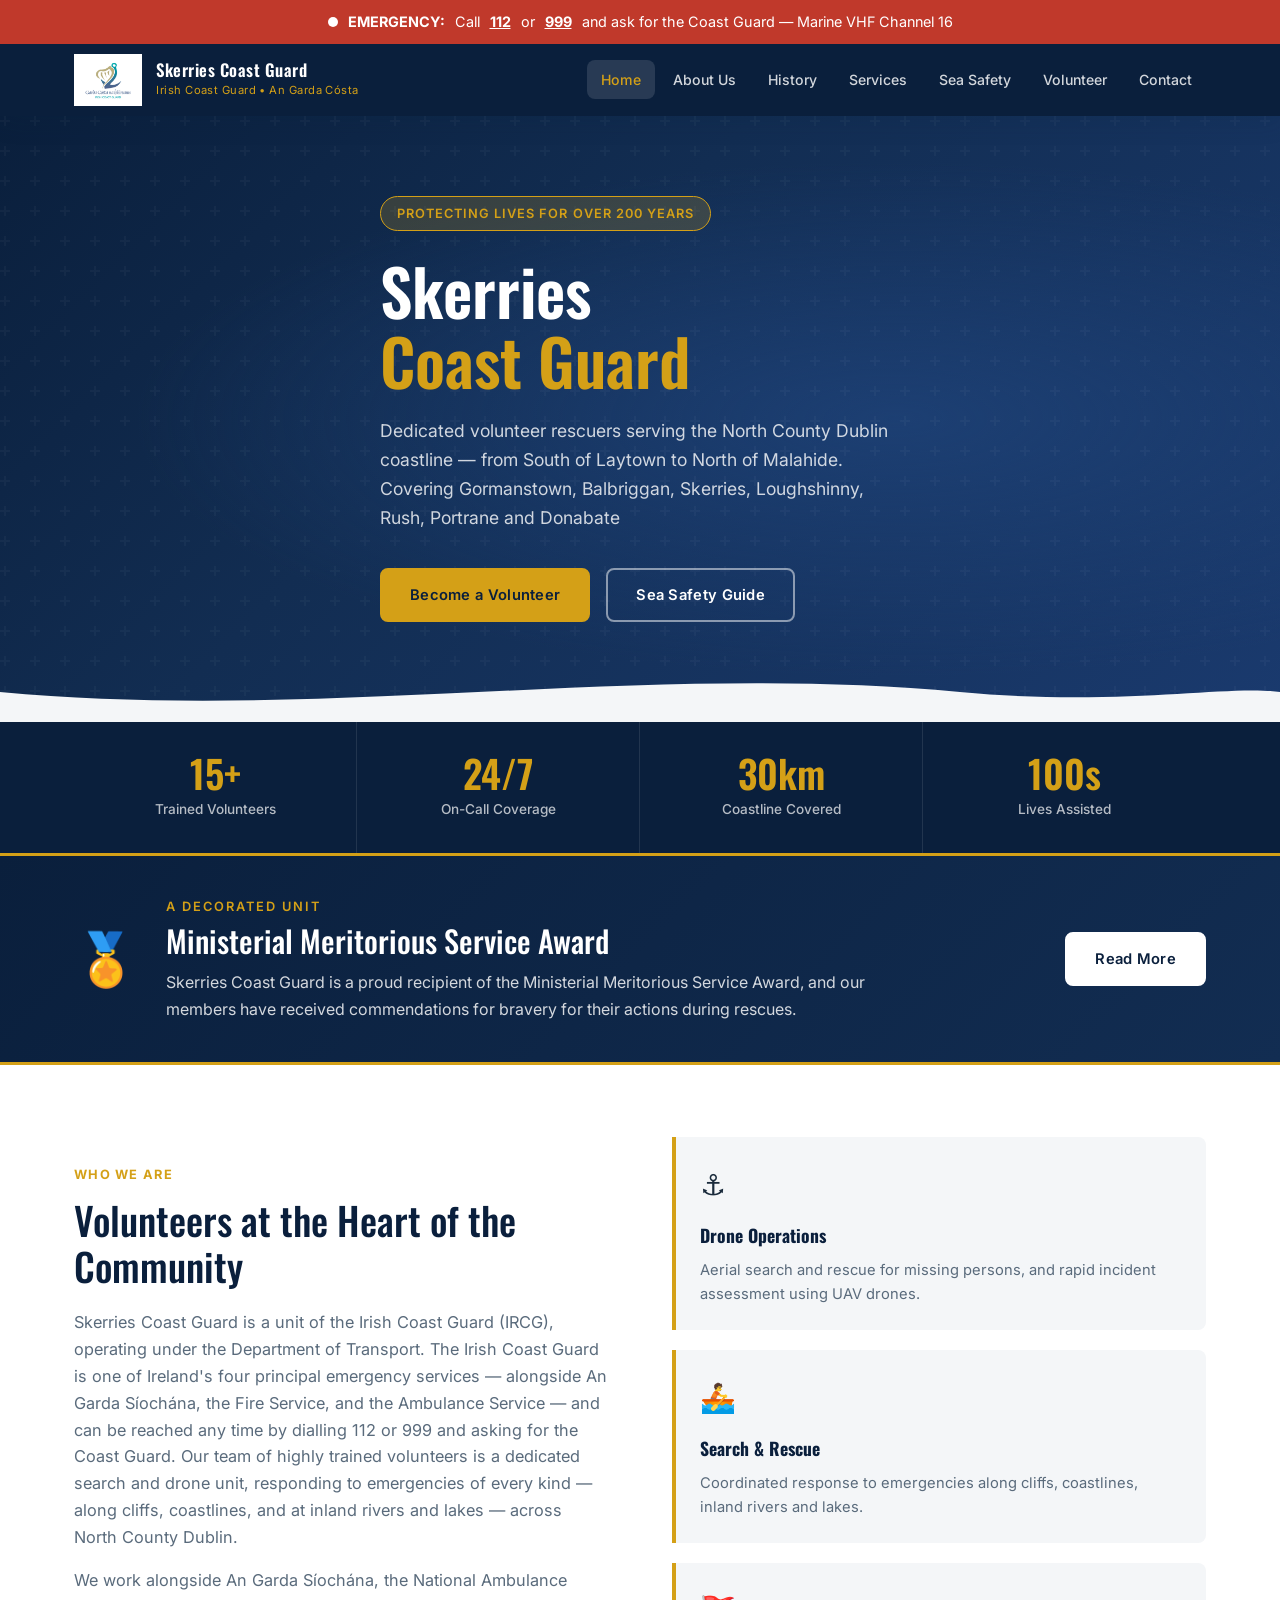
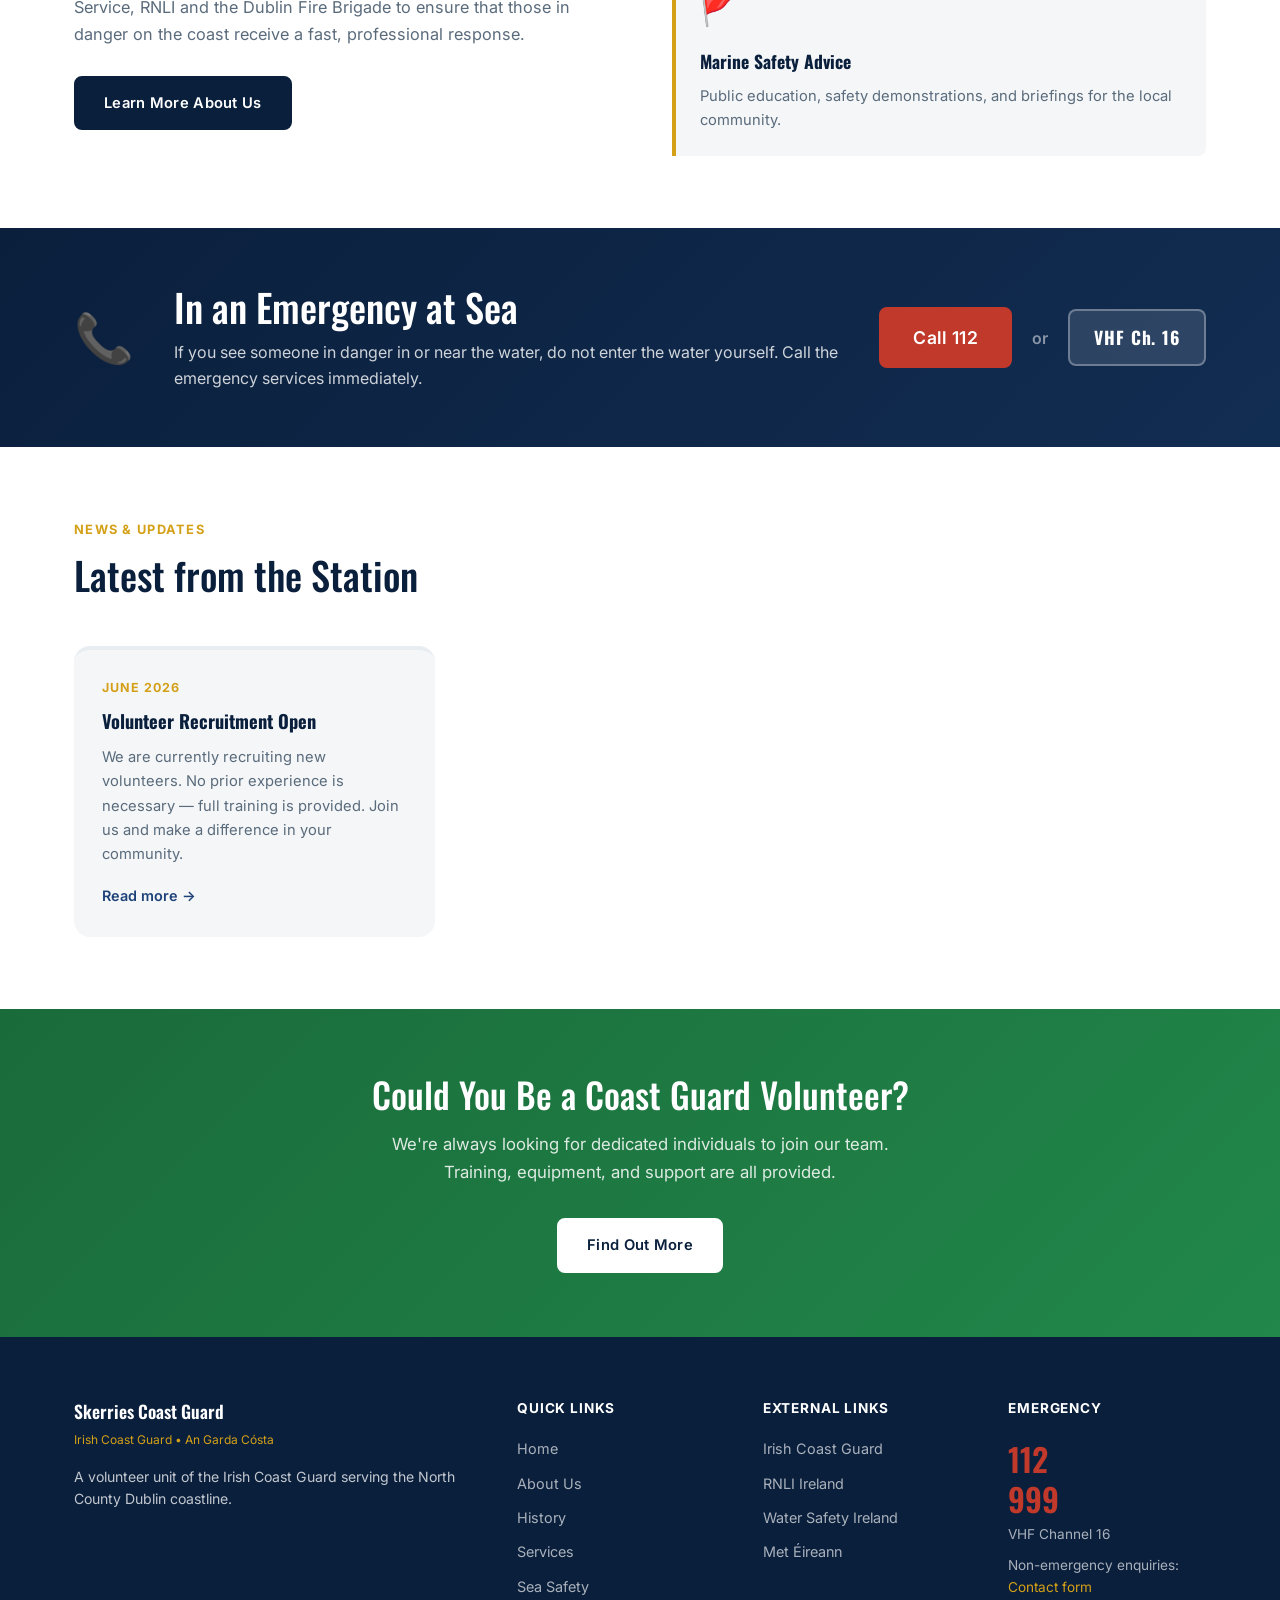
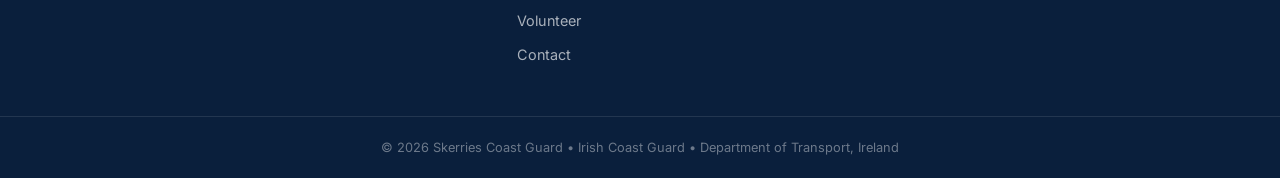
<file: index.html>
<!DOCTYPE html>
<html lang="en">
<head>
  <meta charset="UTF-8" />
  <meta name="viewport" content="width=device-width, initial-scale=1.0" />
  <link rel="icon" href="images/favicon.ico?v=1" sizes="any" />
  <link rel="icon" type="image/png" href="images/favicon.png?v=1" />
  <link rel="apple-touch-icon" href="images/favicon.png?v=1" />
  <title>Skerries Coast Guard | Irish Coast Guard</title>
  <link rel="stylesheet" href="css/style.css?v=3" />
  <link rel="preconnect" href="https://fonts.googleapis.com" />
  <link rel="preconnect" href="https://fonts.gstatic.com" crossorigin />
  <link href="https://fonts.googleapis.com/css2?family=Inter:wght@300;400;500;600;700&family=Oswald:wght@400;500;600&display=swap" rel="stylesheet" />
</head>
<body>

  <!-- EMERGENCY BANNER -->
  <div class="emergency-banner">
    <span class="pulse-dot"></span>
    <strong>EMERGENCY:</strong> Call <a href="tel:112">112</a> or <a href="tel:999">999</a> and ask for the Coast Guard &mdash; Marine VHF Channel 16
  </div>

  <!-- HEADER / NAV -->
  <header class="site-header">
    <div class="container header-inner">
      <div class="brand">
        <div class="brand-logo">
          <img src="images/ircg-logo.png?v=2" alt="Irish Coast Guard logo" class="brand-logo-img" />
        </div>
        <div class="brand-text">
          <span class="brand-title">Skerries Coast Guard</span>
          <span class="brand-sub">Irish Coast Guard &bull; An Garda Cósta</span>
        </div>
      </div>
      <nav class="main-nav" id="main-nav">
        <a href="index.html" class="active">Home</a>
        <a href="about.html">About Us</a>
        <a href="history.html">History</a>
        <a href="services.html">Services</a>
        <a href="safety.html">Sea Safety</a>
        <a href="volunteer.html">Volunteer</a>
        <a href="contact.html">Contact</a>
      </nav>
      <button class="nav-toggle" id="nav-toggle" aria-label="Toggle navigation">
        <span></span><span></span><span></span>
      </button>
    </div>
  </header>

  <!-- HERO -->
  <section class="hero">
    <div class="hero-bg"></div>
    <div class="hero-overlay"></div>
    <div class="container hero-content">
      <div class="hero-badge">Protecting Lives For Over 200 Years</div>
      <h1>Skerries<br><span class="accent">Coast Guard</span></h1>
      <p class="hero-sub">Dedicated volunteer rescuers serving the North County Dublin coastline — from South of Laytown to North of Malahide. Covering Gormanstown, Balbriggan, Skerries, Loughshinny, Rush, Portrane and Donabate</p>
      <div class="hero-actions">
        <a href="volunteer.html" class="btn btn-primary">Become a Volunteer</a>
        <a href="safety.html" class="btn btn-outline">Sea Safety Guide</a>
      </div>
    </div>
    <div class="hero-waves">
      <svg viewBox="0 0 1440 80" preserveAspectRatio="none" xmlns="http://www.w3.org/2000/svg">
        <path d="M0,40 C360,80 720,0 1080,40 C1260,60 1380,30 1440,40 L1440,80 L0,80 Z" fill="#f4f6f8"/>
      </svg>
    </div>
  </section>

  <!-- QUICK STATS -->
  <section class="stats-bar">
    <div class="container stats-grid">
      <div class="stat">
        <span class="stat-number">15+</span>
        <span class="stat-label">Trained Volunteers</span>
      </div>
      <div class="stat">
        <span class="stat-number">24/7</span>
        <span class="stat-label">On-Call Coverage</span>
      </div>
      <div class="stat">
        <span class="stat-number">30km</span>
        <span class="stat-label">Coastline Covered</span>
      </div>
      <div class="stat">
        <span class="stat-number">100s</span>
        <span class="stat-label">Lives Assisted</span>
      </div>
    </div>
  </section>

  <!-- AWARD HIGHLIGHT -->
  <section class="award-banner">
    <div class="container award-inner">
      <div class="award-medal">&#127941;</div>
      <div class="award-text">
        <span class="award-eyebrow">A Decorated Unit</span>
        <h2>Ministerial Meritorious Service Award</h2>
        <p>Skerries Coast Guard is a proud recipient of the Ministerial Meritorious Service Award, and our members have received commendations for bravery for their actions during rescues.</p>
      </div>
      <a href="about.html#recognition" class="btn btn-white award-cta">Read More</a>
    </div>
  </section>

  <!-- ABOUT SNAPSHOT -->
  <section class="section about-snapshot">
    <div class="container two-col">
      <div class="col-text">
        <span class="section-eyebrow">Who We Are</span>
        <h2>Volunteers at the Heart of the Community</h2>
        <p>Skerries Coast Guard is a unit of the Irish Coast Guard (IRCG), operating under the Department of Transport. The Irish Coast Guard is one of Ireland's four principal emergency services — alongside An Garda Síochána, the Fire Service, and the Ambulance Service — and can be reached any time by dialling 112 or 999 and asking for the Coast Guard. Our team of highly trained volunteers is a dedicated search and drone unit, responding to emergencies of every kind — along cliffs, coastlines, and at inland rivers and lakes — across North County Dublin.</p>
        <p>We work alongside An Garda Síochána, the National Ambulance Service, RNLI and the Dublin Fire Brigade to ensure that those in danger on the coast receive a fast, professional response.</p>
        <a href="about.html" class="btn btn-secondary">Learn More About Us</a>
      </div>
      <div class="col-visual">
        <div class="feature-card-stack">
          <div class="feature-card">
            <div class="feature-icon">&#9875;</div>
            <h3>Drone Operations</h3>
            <p>Aerial search and rescue for missing persons, and rapid incident assessment using UAV drones.</p>
          </div>
          <div class="feature-card">
            <div class="feature-icon">&#128675;</div>
            <h3>Search &amp; Rescue</h3>
            <p>Coordinated response to emergencies along cliffs, coastlines, inland rivers and lakes.</p>
          </div>
          <div class="feature-card">
            <div class="feature-icon">&#128681;</div>
            <h3>Marine Safety Advice</h3>
            <p>Public education, safety demonstrations, and briefings for the local community.</p>
          </div>
        </div>
      </div>
    </div>
  </section>

  <!-- CALL TO ACTION — EMERGENCY -->
  <section class="cta-emergency">
    <div class="container cta-inner">
      <div class="cta-icon">&#128222;</div>
      <div class="cta-text">
        <h2>In an Emergency at Sea</h2>
        <p>If you see someone in danger in or near the water, do not enter the water yourself. Call the emergency services immediately.</p>
      </div>
      <div class="cta-actions">
        <a href="tel:112" class="btn btn-danger">Call 112</a>
        <div class="cta-or">or</div>
        <div class="vhf-badge">VHF Ch. 16</div>
      </div>
    </div>
  </section>

  <!-- LATEST NEWS -->
  <section class="section news-section">
    <div class="container">
      <div class="section-header">
        <span class="section-eyebrow">News &amp; Updates</span>
        <h2>Latest from the Station</h2>
      </div>
      <div class="news-grid">
        <article class="news-card">
          <div class="news-date">June 2026</div>
          <h3>Volunteer Recruitment Open</h3>
          <p>We are currently recruiting new volunteers. No prior experience is necessary — full training is provided. Join us and make a difference in your community.</p>
          <a href="volunteer.html" class="news-link">Read more &rarr;</a>
        </article>
      </div>
    </div>
  </section>

  <!-- VOLUNTEER CTA STRIP -->
  <section class="volunteer-strip">
    <div class="container volunteer-inner">
      <h2>Could You Be a Coast Guard Volunteer?</h2>
      <p>We're always looking for dedicated individuals to join our team. Training, equipment, and support are all provided.</p>
      <a href="volunteer.html" class="btn btn-white">Find Out More</a>
    </div>
  </section>

  <!-- FOOTER -->
  <footer class="site-footer">
    <div class="container footer-grid">
      <div class="footer-brand">
        <span class="footer-title">Skerries Coast Guard</span>
        <span class="footer-sub">Irish Coast Guard &bull; An Garda Cósta</span>
        <p class="footer-desc">A volunteer unit of the Irish Coast Guard serving the North County Dublin coastline.</p>
      </div>
      <div class="footer-links">
        <h4>Quick Links</h4>
        <ul>
          <li><a href="index.html">Home</a></li>
          <li><a href="about.html">About Us</a></li>
          <li><a href="history.html">History</a></li>
          <li><a href="services.html">Services</a></li>
          <li><a href="safety.html">Sea Safety</a></li>
          <li><a href="volunteer.html">Volunteer</a></li>
          <li><a href="contact.html">Contact</a></li>
        </ul>
      </div>
      <div class="footer-links">
        <h4>External Links</h4>
        <ul>
          <li><a href="https://www.gov.ie/coastguard" target="_blank" rel="noopener">Irish Coast Guard</a></li>
          <li><a href="https://www.rnli.org" target="_blank" rel="noopener">RNLI Ireland</a></li>
          <li><a href="https://www.watersafety.ie" target="_blank" rel="noopener">Water Safety Ireland</a></li>
          <li><a href="https://www.met.ie" target="_blank" rel="noopener">Met Éireann</a></li>
        </ul>
      </div>
      <div class="footer-emergency">
        <h4>Emergency</h4>
        <a href="tel:112" class="emergency-num">112</a>
        <a href="tel:999" class="emergency-num">999</a>
        <p>VHF Channel 16</p>
        <p class="footer-note">Non-emergency enquiries:<br><a href="contact.html">Contact form</a></p>
      </div>
    </div>
    <div class="footer-bottom">
      <div class="container">
        <p>&copy; 2026 Skerries Coast Guard &bull; Irish Coast Guard &bull; Department of Transport, Ireland</p>
      </div>
    </div>
  </footer>

  <script src="js/main.js?v=2"></script>
</body>
</html>
</file>
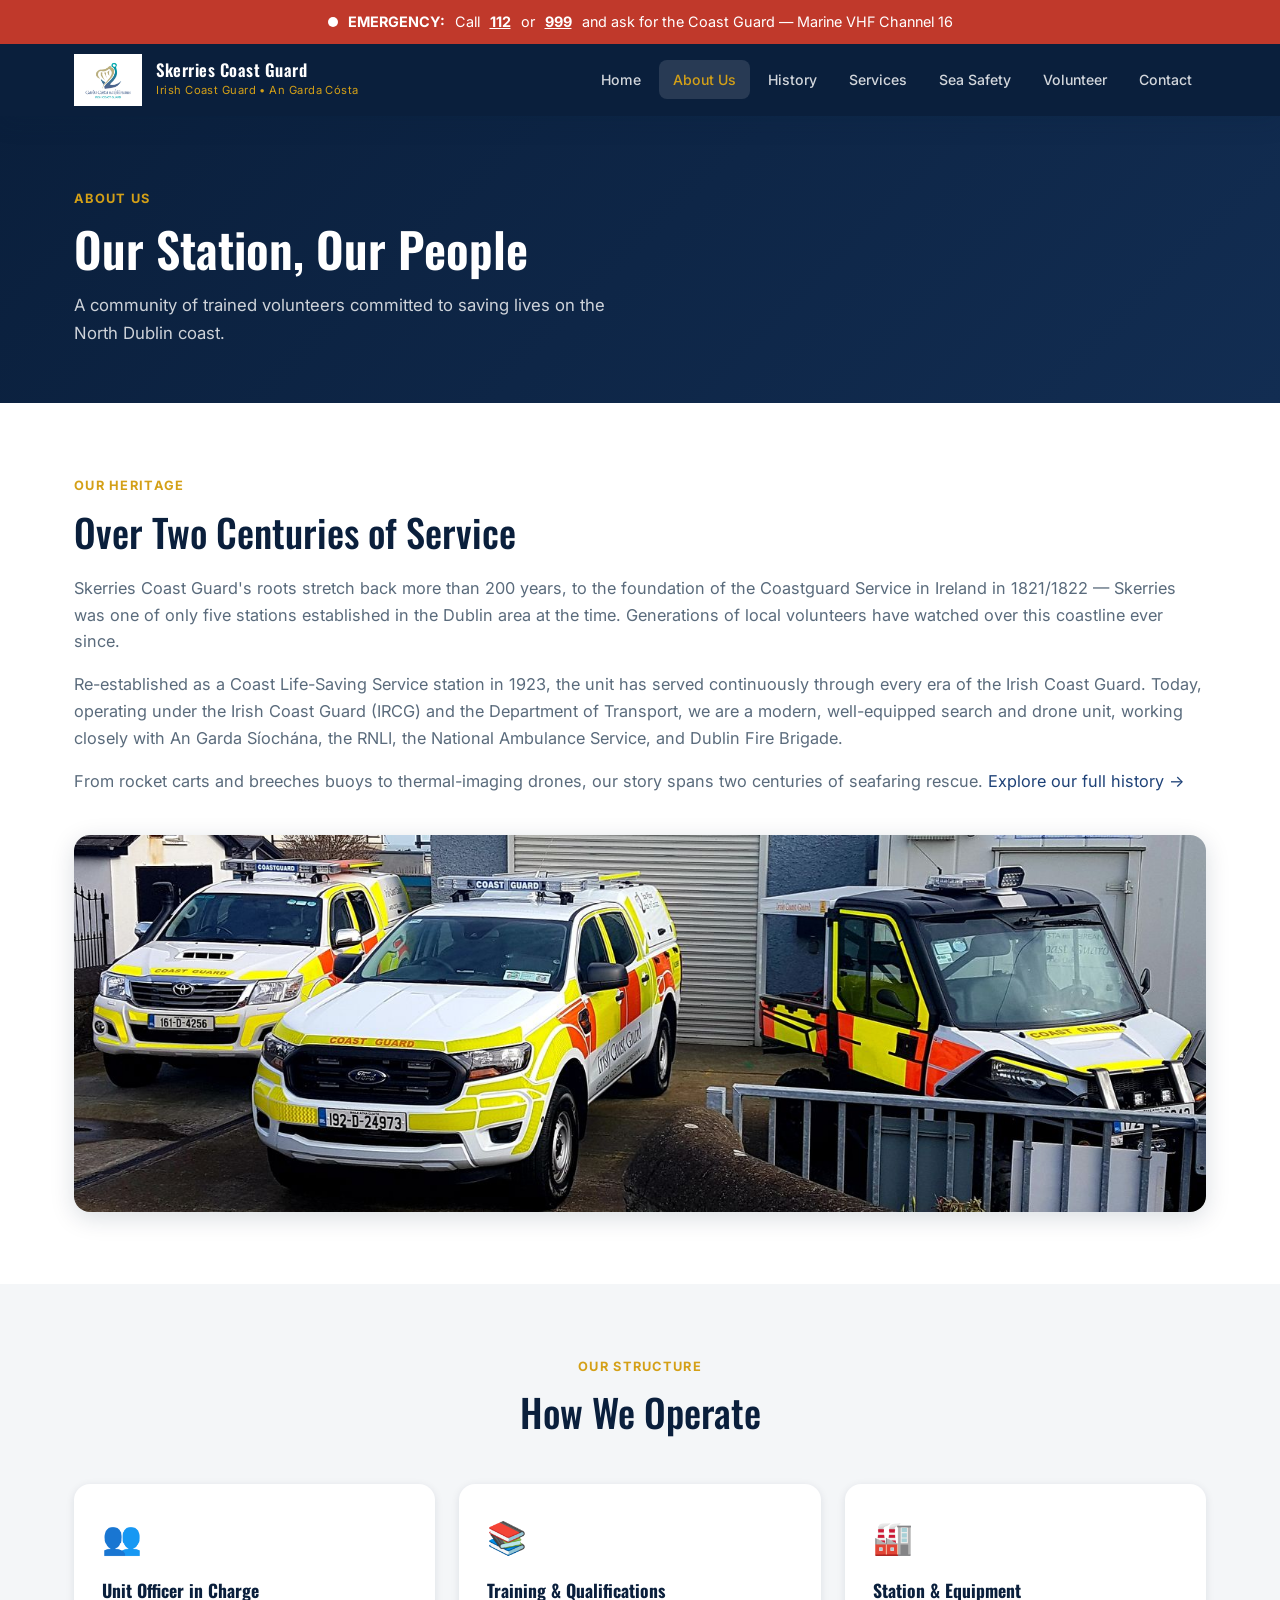
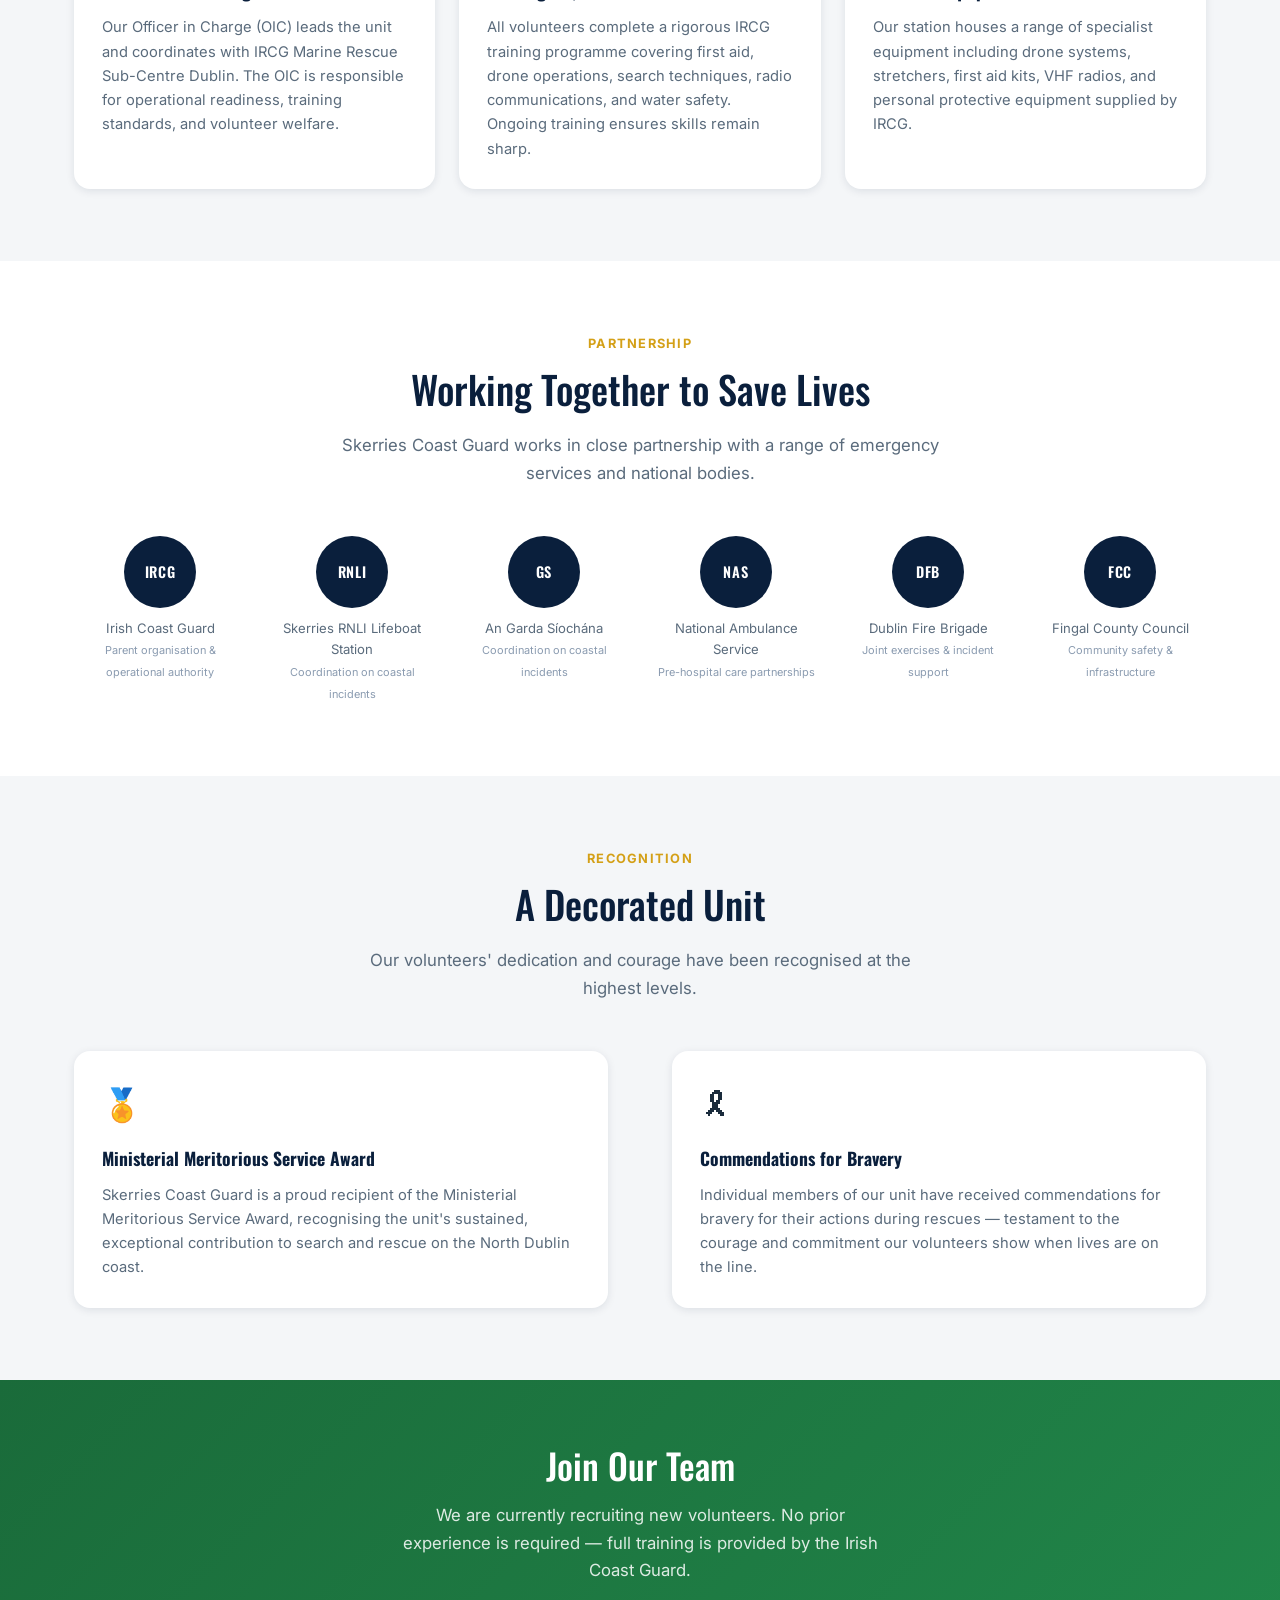
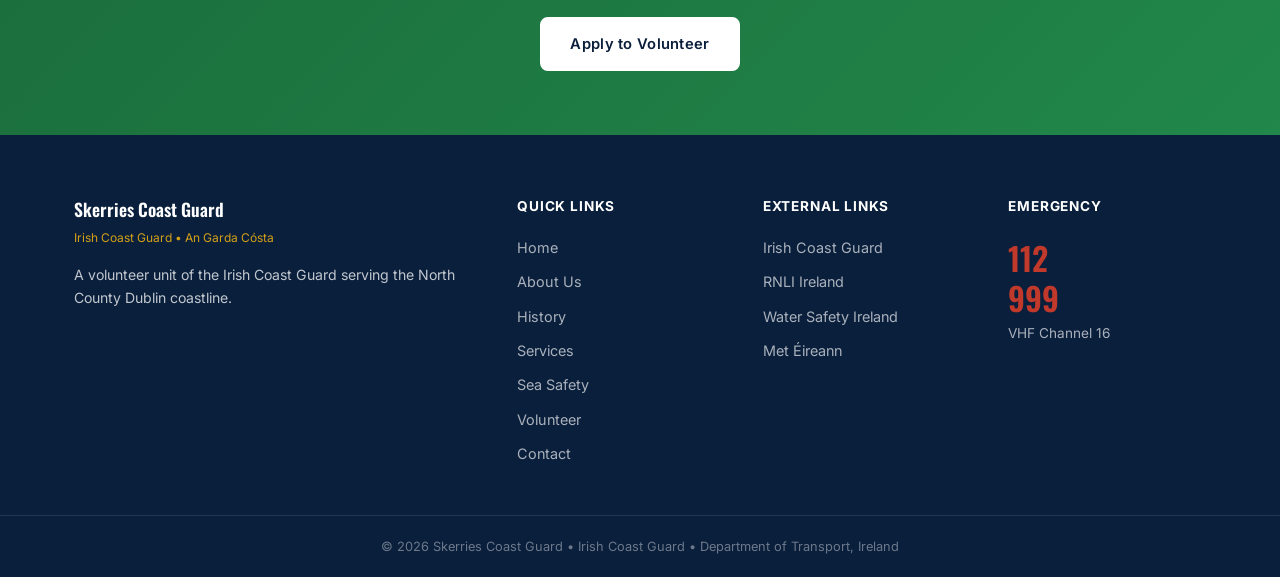
<file: about.html>
<!DOCTYPE html>
<html lang="en">
<head>
  <meta charset="UTF-8" />
  <meta name="viewport" content="width=device-width, initial-scale=1.0" />
  <link rel="icon" href="images/favicon.ico?v=1" sizes="any" />
  <link rel="icon" type="image/png" href="images/favicon.png?v=1" />
  <link rel="apple-touch-icon" href="images/favicon.png?v=1" />
  <title>About Us | Skerries Coast Guard</title>
  <link rel="stylesheet" href="css/style.css?v=3" />
  <link href="https://fonts.googleapis.com/css2?family=Inter:wght@300;400;500;600;700&family=Oswald:wght@400;500;600&display=swap" rel="stylesheet" />
</head>
<body>

  <div class="emergency-banner">
    <span class="pulse-dot"></span>
    <strong>EMERGENCY:</strong> Call <a href="tel:112">112</a> or <a href="tel:999">999</a> and ask for the Coast Guard &mdash; Marine VHF Channel 16
  </div>

  <header class="site-header">
    <div class="container header-inner">
      <div class="brand">
        <div class="brand-logo">
          <img src="images/ircg-logo.png?v=2" alt="Irish Coast Guard logo" class="brand-logo-img" />
        </div>
        <div class="brand-text">
          <span class="brand-title">Skerries Coast Guard</span>
          <span class="brand-sub">Irish Coast Guard &bull; An Garda Cósta</span>
        </div>
      </div>
      <nav class="main-nav" id="main-nav">
        <a href="index.html">Home</a>
        <a href="about.html" class="active">About Us</a>
        <a href="history.html">History</a>
        <a href="services.html">Services</a>
        <a href="safety.html">Sea Safety</a>
        <a href="volunteer.html">Volunteer</a>
        <a href="contact.html">Contact</a>
      </nav>
      <button class="nav-toggle" id="nav-toggle" aria-label="Toggle navigation">
        <span></span><span></span><span></span>
      </button>
    </div>
  </header>

  <section class="page-hero">
    <div class="container">
      <span class="section-eyebrow">About Us</span>
      <h1>Our Station, Our People</h1>
      <p>A community of trained volunteers committed to saving lives on the North Dublin coast.</p>
    </div>
  </section>

  <section class="section">
    <div class="container">
      <div class="col-text">
        <span class="section-eyebrow">Our Heritage</span>
        <h2>Over Two Centuries of Service</h2>
        <p>Skerries Coast Guard's roots stretch back more than 200 years, to the foundation of the Coastguard Service in Ireland in 1821/1822 — Skerries was one of only five stations established in the Dublin area at the time. Generations of local volunteers have watched over this coastline ever since.</p>
        <p>Re-established as a Coast Life-Saving Service station in 1923, the unit has served continuously through every era of the Irish Coast Guard. Today, operating under the Irish Coast Guard (IRCG) and the Department of Transport, we are a modern, well-equipped search and drone unit, working closely with An Garda Síochána, the RNLI, the National Ambulance Service, and Dublin Fire Brigade.</p>
        <p>From rocket carts and breeches buoys to thermal-imaging drones, our story spans two centuries of seafaring rescue. <a href="history.html">Explore our full history &rarr;</a></p>
      </div>
      <img src="images/harbor.jpeg" alt="Skerries Coast Guard response vehicles at the unit's station" class="col-image-photo history-photo" />
    </div>
  </section>

  <section class="section bg-light">
    <div class="container">
      <div class="section-header centered">
        <span class="section-eyebrow">Our Structure</span>
        <h2>How We Operate</h2>
      </div>
      <div class="three-col">
        <div class="info-card">
          <div class="info-icon">&#128101;</div>
          <h3>Unit Officer in Charge</h3>
          <p>Our Officer in Charge (OIC) leads the unit and coordinates with IRCG Marine Rescue Sub-Centre Dublin. The OIC is responsible for operational readiness, training standards, and volunteer welfare.</p>
        </div>
        <div class="info-card">
          <div class="info-icon">&#128218;</div>
          <h3>Training &amp; Qualifications</h3>
          <p>All volunteers complete a rigorous IRCG training programme covering first aid, drone operations, search techniques, radio communications, and water safety. Ongoing training ensures skills remain sharp.</p>
        </div>
        <div class="info-card">
          <div class="info-icon">&#127981;</div>
          <h3>Station &amp; Equipment</h3>
          <p>Our station houses a range of specialist equipment including drone systems, stretchers, first aid kits, VHF radios, and personal protective equipment supplied by IRCG.</p>
        </div>
      </div>
    </div>
  </section>

  <section class="section">
    <div class="container">
      <div class="section-header centered">
        <span class="section-eyebrow">Partnership</span>
        <h2>Working Together to Save Lives</h2>
        <p class="section-desc">Skerries Coast Guard works in close partnership with a range of emergency services and national bodies.</p>
      </div>
      <div class="partner-grid">
        <div class="partner-item">
          <div class="partner-badge">IRCG</div>
          <p>Irish Coast Guard<br><small>Parent organisation &amp; operational authority</small></p>
        </div>
        <div class="partner-item">
          <div class="partner-badge">RNLI</div>
          <p>Skerries RNLI Lifeboat Station<br><small>Coordination on coastal incidents</small></p>
        </div>
        <div class="partner-item">
          <div class="partner-badge">GS</div>
          <p>An Garda Síochána<br><small>Coordination on coastal incidents</small></p>
        </div>
        <div class="partner-item">
          <div class="partner-badge">NAS</div>
          <p>National Ambulance Service<br><small>Pre-hospital care partnerships</small></p>
        </div>
        <div class="partner-item">
          <div class="partner-badge">DFB</div>
          <p>Dublin Fire Brigade<br><small>Joint exercises &amp; incident support</small></p>
        </div>
        <div class="partner-item">
          <div class="partner-badge">FCC</div>
          <p>Fingal County Council<br><small>Community safety &amp; infrastructure</small></p>
        </div>
      </div>
    </div>
  </section>

  <section class="section bg-light" id="recognition">
    <div class="container">
      <div class="section-header centered">
        <span class="section-eyebrow">Recognition</span>
        <h2>A Decorated Unit</h2>
        <p class="section-desc">Our volunteers' dedication and courage have been recognised at the highest levels.</p>
      </div>
      <div class="two-col">
        <div class="info-card">
          <div class="info-icon">&#127941;</div>
          <h3>Ministerial Meritorious Service Award</h3>
          <p>Skerries Coast Guard is a proud recipient of the Ministerial Meritorious Service Award, recognising the unit's sustained, exceptional contribution to search and rescue on the North Dublin coast.</p>
        </div>
        <div class="info-card">
          <div class="info-icon">&#127895;</div>
          <h3>Commendations for Bravery</h3>
          <p>Individual members of our unit have received commendations for bravery for their actions during rescues — testament to the courage and commitment our volunteers show when lives are on the line.</p>
        </div>
      </div>
    </div>
  </section>

  <section class="volunteer-strip">
    <div class="container volunteer-inner">
      <h2>Join Our Team</h2>
      <p>We are currently recruiting new volunteers. No prior experience is required — full training is provided by the Irish Coast Guard.</p>
      <a href="volunteer.html" class="btn btn-white">Apply to Volunteer</a>
    </div>
  </section>

  <footer class="site-footer">
    <div class="container footer-grid">
      <div class="footer-brand">
        <span class="footer-title">Skerries Coast Guard</span>
        <span class="footer-sub">Irish Coast Guard &bull; An Garda Cósta</span>
        <p class="footer-desc">A volunteer unit of the Irish Coast Guard serving the North County Dublin coastline.</p>
      </div>
      <div class="footer-links">
        <h4>Quick Links</h4>
        <ul>
          <li><a href="index.html">Home</a></li>
          <li><a href="about.html">About Us</a></li>
          <li><a href="history.html">History</a></li>
          <li><a href="services.html">Services</a></li>
          <li><a href="safety.html">Sea Safety</a></li>
          <li><a href="volunteer.html">Volunteer</a></li>
          <li><a href="contact.html">Contact</a></li>
        </ul>
      </div>
      <div class="footer-links">
        <h4>External Links</h4>
        <ul>
          <li><a href="https://www.gov.ie/coastguard" target="_blank" rel="noopener">Irish Coast Guard</a></li>
          <li><a href="https://www.rnli.org" target="_blank" rel="noopener">RNLI Ireland</a></li>
          <li><a href="https://www.watersafety.ie" target="_blank" rel="noopener">Water Safety Ireland</a></li>
          <li><a href="https://www.met.ie" target="_blank" rel="noopener">Met Éireann</a></li>
        </ul>
      </div>
      <div class="footer-emergency">
        <h4>Emergency</h4>
        <a href="tel:112" class="emergency-num">112</a>
        <a href="tel:999" class="emergency-num">999</a>
        <p>VHF Channel 16</p>
      </div>
    </div>
    <div class="footer-bottom">
      <div class="container">
        <p>&copy; 2026 Skerries Coast Guard &bull; Irish Coast Guard &bull; Department of Transport, Ireland</p>
      </div>
    </div>
  </footer>

  <script src="js/main.js?v=2"></script>
</body>
</html>
</file>
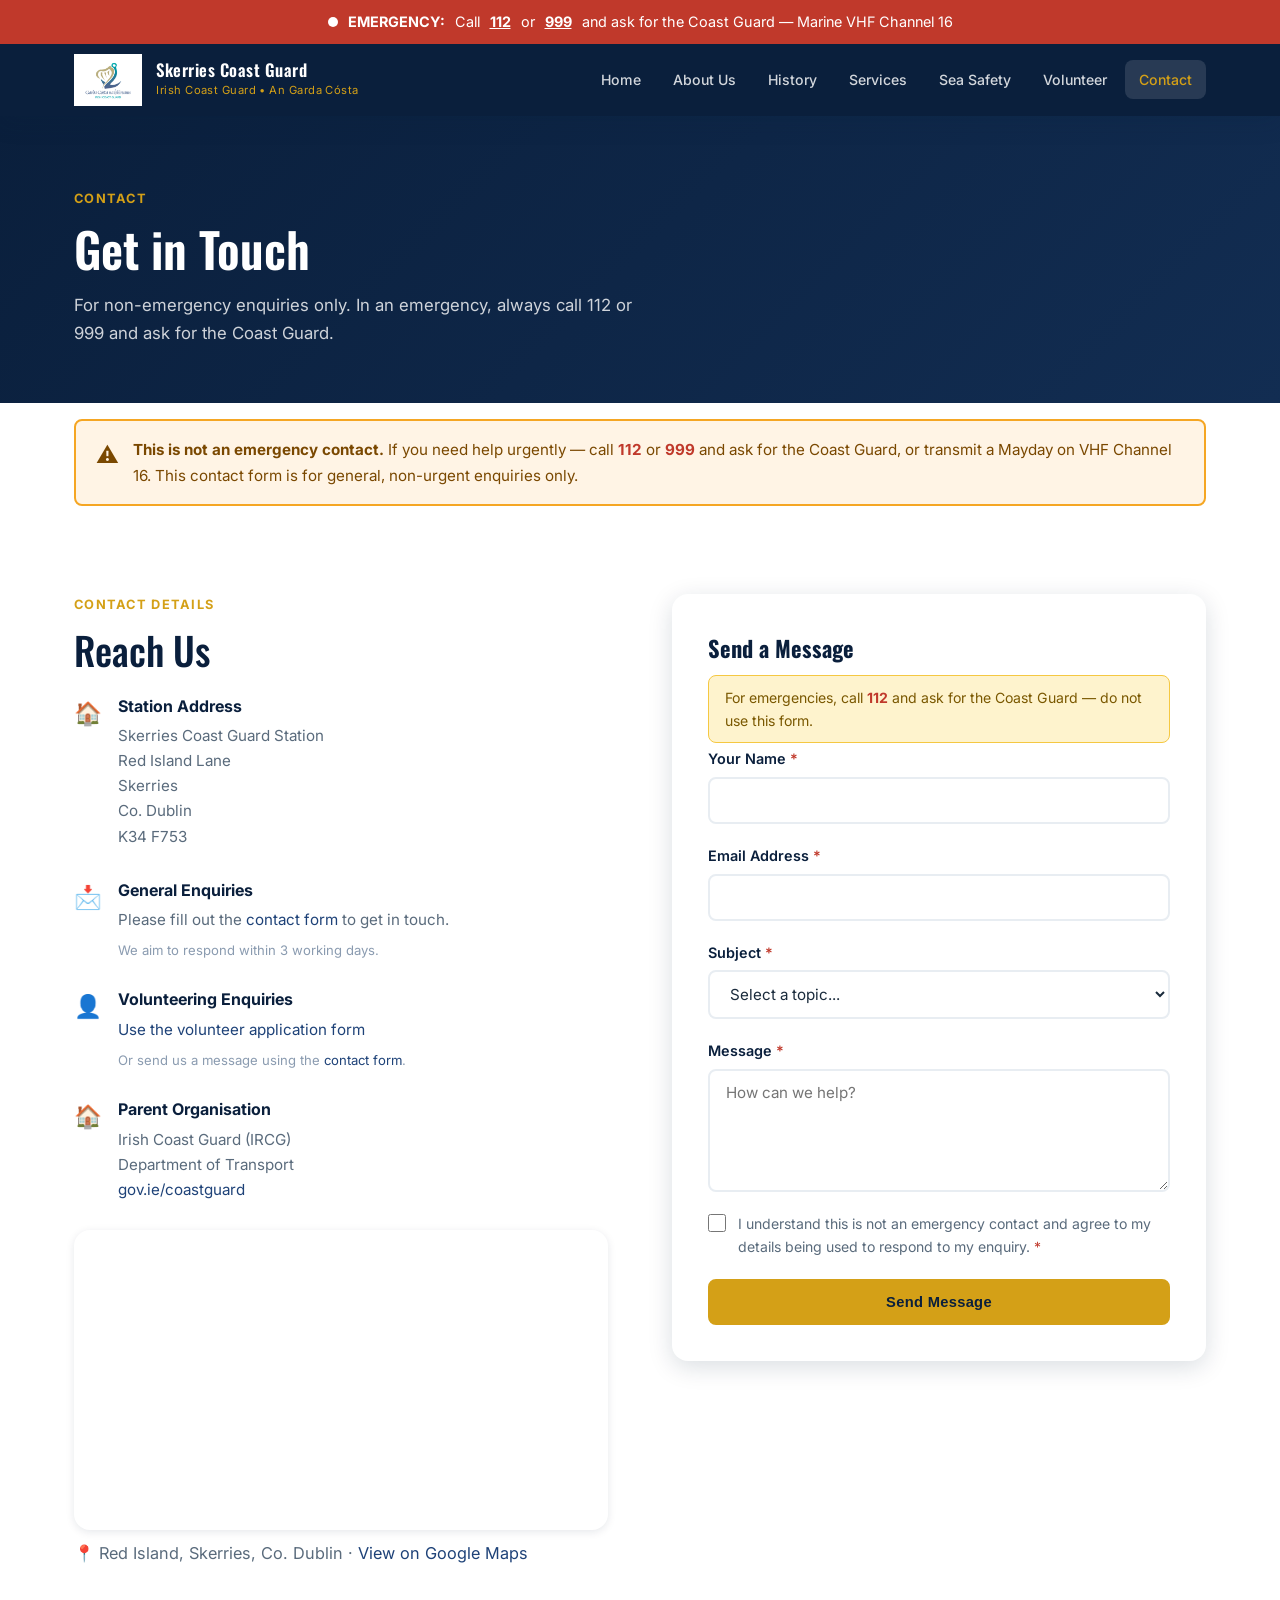
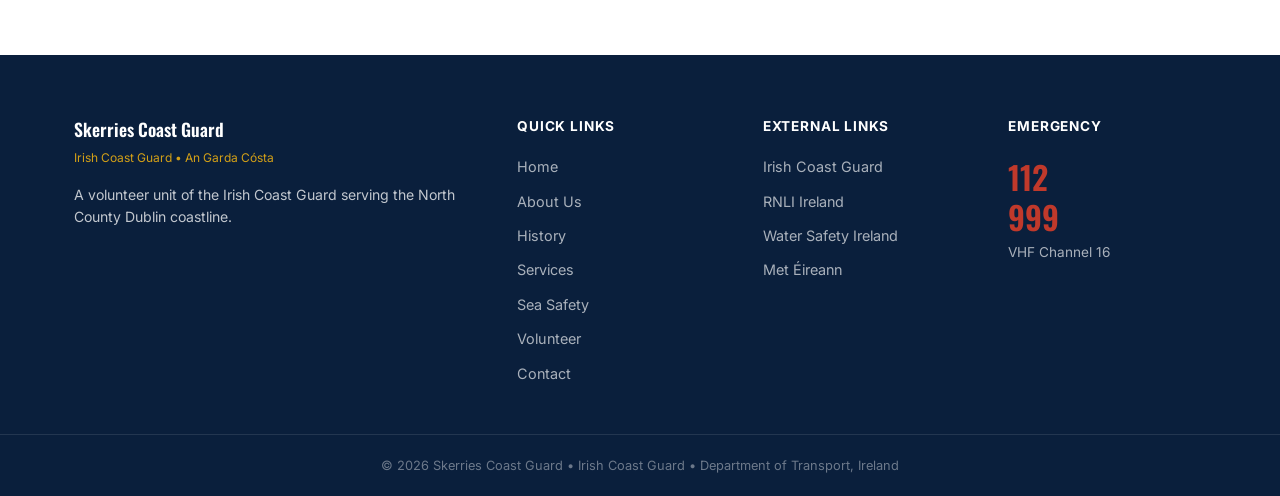
<file: contact.html>
<!DOCTYPE html>
<html lang="en">
<head>
  <meta charset="UTF-8" />
  <meta name="viewport" content="width=device-width, initial-scale=1.0" />
  <link rel="icon" href="images/favicon.ico?v=1" sizes="any" />
  <link rel="icon" type="image/png" href="images/favicon.png?v=1" />
  <link rel="apple-touch-icon" href="images/favicon.png?v=1" />
  <title>Contact | Skerries Coast Guard</title>
  <link rel="stylesheet" href="css/style.css?v=3" />
  <link href="https://fonts.googleapis.com/css2?family=Inter:wght@300;400;500;600;700&family=Oswald:wght@400;500;600&display=swap" rel="stylesheet" />
</head>
<body>

  <div class="emergency-banner">
    <span class="pulse-dot"></span>
    <strong>EMERGENCY:</strong> Call <a href="tel:112">112</a> or <a href="tel:999">999</a> and ask for the Coast Guard &mdash; Marine VHF Channel 16
  </div>

  <header class="site-header">
    <div class="container header-inner">
      <div class="brand">
        <div class="brand-logo">
          <img src="images/ircg-logo.png?v=2" alt="Irish Coast Guard logo" class="brand-logo-img" />
        </div>
        <div class="brand-text">
          <span class="brand-title">Skerries Coast Guard</span>
          <span class="brand-sub">Irish Coast Guard &bull; An Garda Cósta</span>
        </div>
      </div>
      <nav class="main-nav" id="main-nav">
        <a href="index.html">Home</a>
        <a href="about.html">About Us</a>
        <a href="history.html">History</a>
        <a href="services.html">Services</a>
        <a href="safety.html">Sea Safety</a>
        <a href="volunteer.html">Volunteer</a>
        <a href="contact.html" class="active">Contact</a>
      </nav>
      <button class="nav-toggle" id="nav-toggle" aria-label="Toggle navigation">
        <span></span><span></span><span></span>
      </button>
    </div>
  </header>

  <section class="page-hero">
    <div class="container">
      <span class="section-eyebrow">Contact</span>
      <h1>Get in Touch</h1>
      <p>For non-emergency enquiries only. In an emergency, always call 112 or 999 and ask for the Coast Guard.</p>
    </div>
  </section>

  <!-- EMERGENCY CALLOUT -->
  <div class="emergency-callout container">
    <div class="emergency-callout-inner">
      <span class="ec-icon">&#9888;</span>
      <div>
        <strong>This is not an emergency contact.</strong> If you need help urgently — call <a href="tel:112">112</a> or <a href="tel:999">999</a> and ask for the Coast Guard, or transmit a Mayday on VHF Channel 16. This contact form is for general, non-urgent enquiries only.
      </div>
    </div>
  </div>

  <section class="section">
    <div class="container two-col contact-layout">
      <div class="col-text">
        <span class="section-eyebrow">Contact Details</span>
        <h2>Reach Us</h2>

        <div class="contact-detail">
          <div class="contact-detail-icon">&#127968;</div>
          <div>
            <strong>Station Address</strong>
            <p>Skerries Coast Guard Station<br>Red Island Lane<br>Skerries<br>Co. Dublin<br>K34 F753</p>
          </div>
        </div>

        <div class="contact-detail">
          <div class="contact-detail-icon">&#128233;</div>
          <div>
            <strong>General Enquiries</strong>
            <p>Please fill out the <a href="#contact-form">contact form</a> to get in touch.</p>
            <small>We aim to respond within 3 working days.</small>
          </div>
        </div>

        <div class="contact-detail">
          <div class="contact-detail-icon">&#128100;</div>
          <div>
            <strong>Volunteering Enquiries</strong>
            <p><a href="volunteer.html">Use the volunteer application form</a></p>
            <small>Or send us a message using the <a href="#contact-form">contact form</a>.</small>
          </div>
        </div>

        <div class="contact-detail">
          <div class="contact-detail-icon">&#127968;</div>
          <div>
            <strong>Parent Organisation</strong>
            <p>Irish Coast Guard (IRCG)<br>Department of Transport<br><a href="https://www.gov.ie/coastguard" target="_blank" rel="noopener">gov.ie/coastguard</a></p>
          </div>
        </div>

        <div class="station-map">
          <iframe src="https://maps.google.com/maps?q=53.58487,-6.10421&amp;z=15&amp;output=embed" title="Map of Skerries Coast Guard Station, Red Island, Skerries" loading="lazy" referrerpolicy="no-referrer-when-downgrade" allowfullscreen></iframe>
        </div>
        <p class="station-map-note"><span aria-hidden="true">&#128205;</span> Red Island, Skerries, Co. Dublin &middot; <a href="https://www.google.com/maps/search/?api=1&amp;query=53.58487,-6.10421" target="_blank" rel="noopener">View on Google Maps</a></p>
      </div>

      <div class="col-form">
        <div class="contact-form-card">
          <h3>Send a Message</h3>
          <p class="form-warning">For emergencies, call <a href="tel:112">112</a> and ask for the Coast Guard — do not use this form.</p>
          <form id="contact-form" action="https://api.web3forms.com/submit" method="POST" novalidate>
            <!-- Web3Forms config -->
            <input type="hidden" name="access_key" value="a7fff557-4d79-4138-aae0-b247c12f7c71" />
            <input type="hidden" name="subject" value="New contact enquiry — Skerries Coast Guard website" />
            <input type="hidden" name="from_name" value="Skerries Coast Guard Website" />
            <!-- Honeypot spam trap (hidden from users) -->
            <input type="checkbox" name="botcheck" tabindex="-1" autocomplete="off" aria-hidden="true" style="display:none !important;" />
            <div class="form-group">
              <label for="c-name">Your Name <span class="required">*</span></label>
              <input type="text" id="c-name" name="name" required autocomplete="name" />
            </div>
            <div class="form-group">
              <label for="c-email">Email Address <span class="required">*</span></label>
              <input type="email" id="c-email" name="email" required autocomplete="email" />
            </div>
            <div class="form-group">
              <label for="c-subject">Subject <span class="required">*</span></label>
              <select id="c-subject" name="topic" required>
                <option value="">Select a topic...</option>
                <option value="general">General Enquiry</option>
                <option value="volunteer">Volunteering</option>
                <option value="safety">Safety &amp; Education</option>
                <option value="media">Media Enquiry</option>
                <option value="other">Other</option>
              </select>
            </div>
            <div class="form-group">
              <label for="c-message">Message <span class="required">*</span></label>
              <textarea id="c-message" name="message" rows="5" required placeholder="How can we help?"></textarea>
            </div>
            <div class="form-check">
              <input type="checkbox" id="c-consent" name="consent" required />
              <label for="c-consent">I understand this is not an emergency contact and agree to my details being used to respond to my enquiry. <span class="required">*</span></label>
            </div>
            <button type="submit" class="btn btn-primary btn-full">Send Message</button>
          </form>
        </div>
      </div>
    </div>
  </section>

  <footer class="site-footer">
    <div class="container footer-grid">
      <div class="footer-brand">
        <span class="footer-title">Skerries Coast Guard</span>
        <span class="footer-sub">Irish Coast Guard &bull; An Garda Cósta</span>
        <p class="footer-desc">A volunteer unit of the Irish Coast Guard serving the North County Dublin coastline.</p>
      </div>
      <div class="footer-links">
        <h4>Quick Links</h4>
        <ul>
          <li><a href="index.html">Home</a></li>
          <li><a href="about.html">About Us</a></li>
          <li><a href="history.html">History</a></li>
          <li><a href="services.html">Services</a></li>
          <li><a href="safety.html">Sea Safety</a></li>
          <li><a href="volunteer.html">Volunteer</a></li>
          <li><a href="contact.html">Contact</a></li>
        </ul>
      </div>
      <div class="footer-links">
        <h4>External Links</h4>
        <ul>
          <li><a href="https://www.gov.ie/coastguard" target="_blank" rel="noopener">Irish Coast Guard</a></li>
          <li><a href="https://www.rnli.org" target="_blank" rel="noopener">RNLI Ireland</a></li>
          <li><a href="https://www.watersafety.ie" target="_blank" rel="noopener">Water Safety Ireland</a></li>
          <li><a href="https://www.met.ie" target="_blank" rel="noopener">Met Éireann</a></li>
        </ul>
      </div>
      <div class="footer-emergency">
        <h4>Emergency</h4>
        <a href="tel:112" class="emergency-num">112</a>
        <a href="tel:999" class="emergency-num">999</a>
        <p>VHF Channel 16</p>
      </div>
    </div>
    <div class="footer-bottom">
      <div class="container">
        <p>&copy; 2026 Skerries Coast Guard &bull; Irish Coast Guard &bull; Department of Transport, Ireland</p>
      </div>
    </div>
  </footer>

  <script src="js/main.js?v=2"></script>
</body>
</html>
</file>
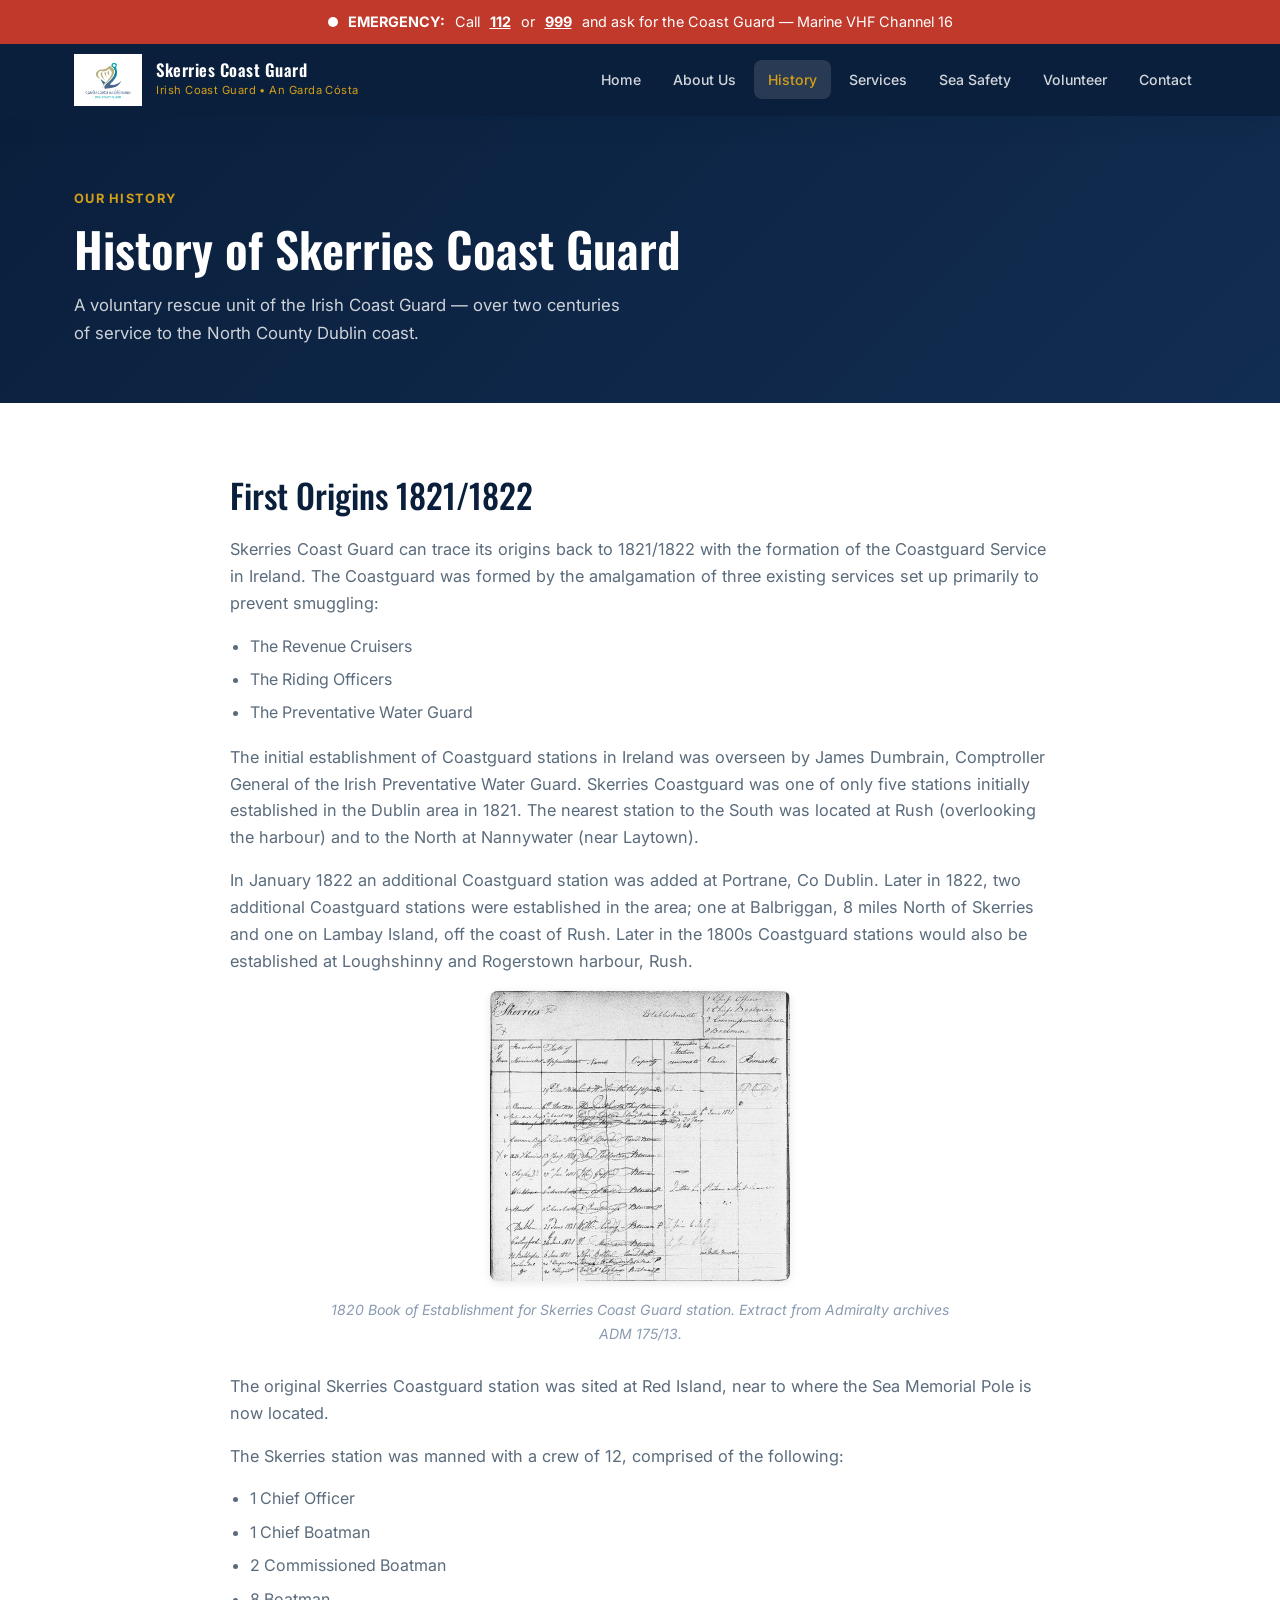
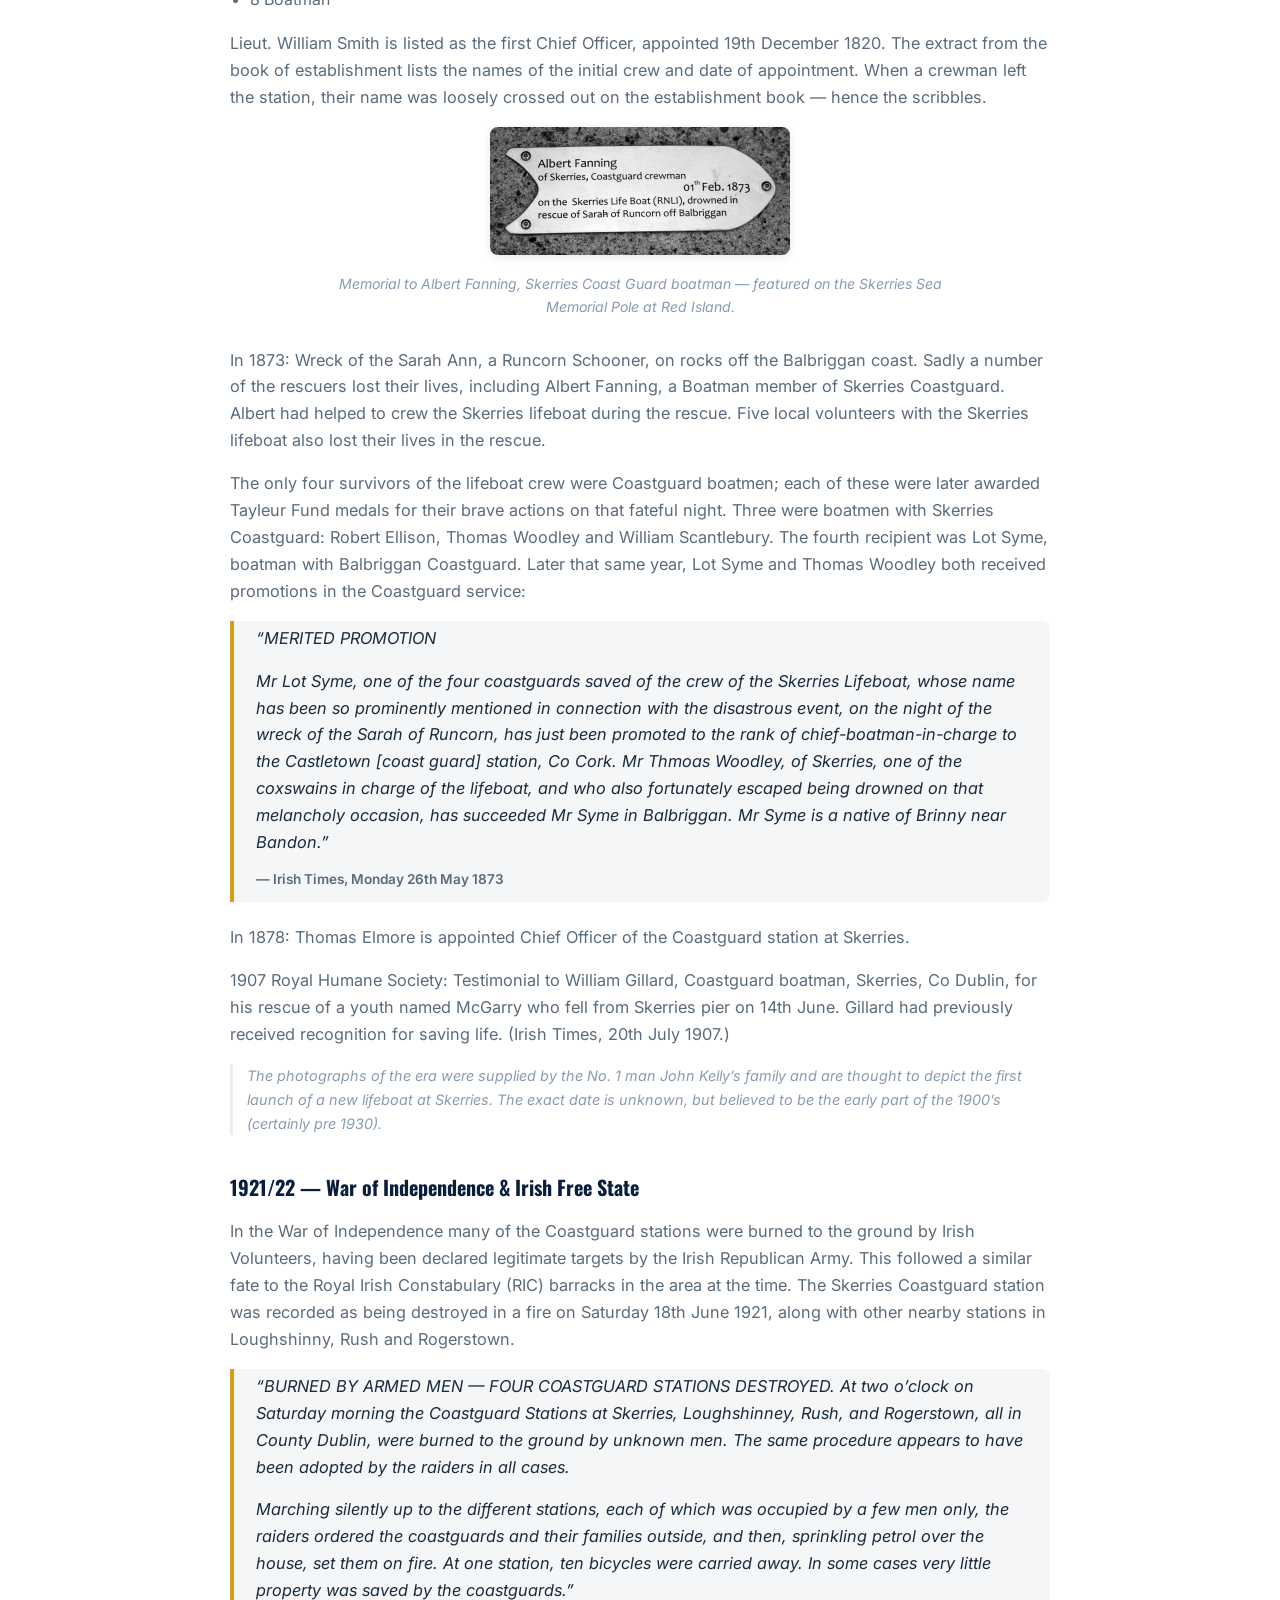
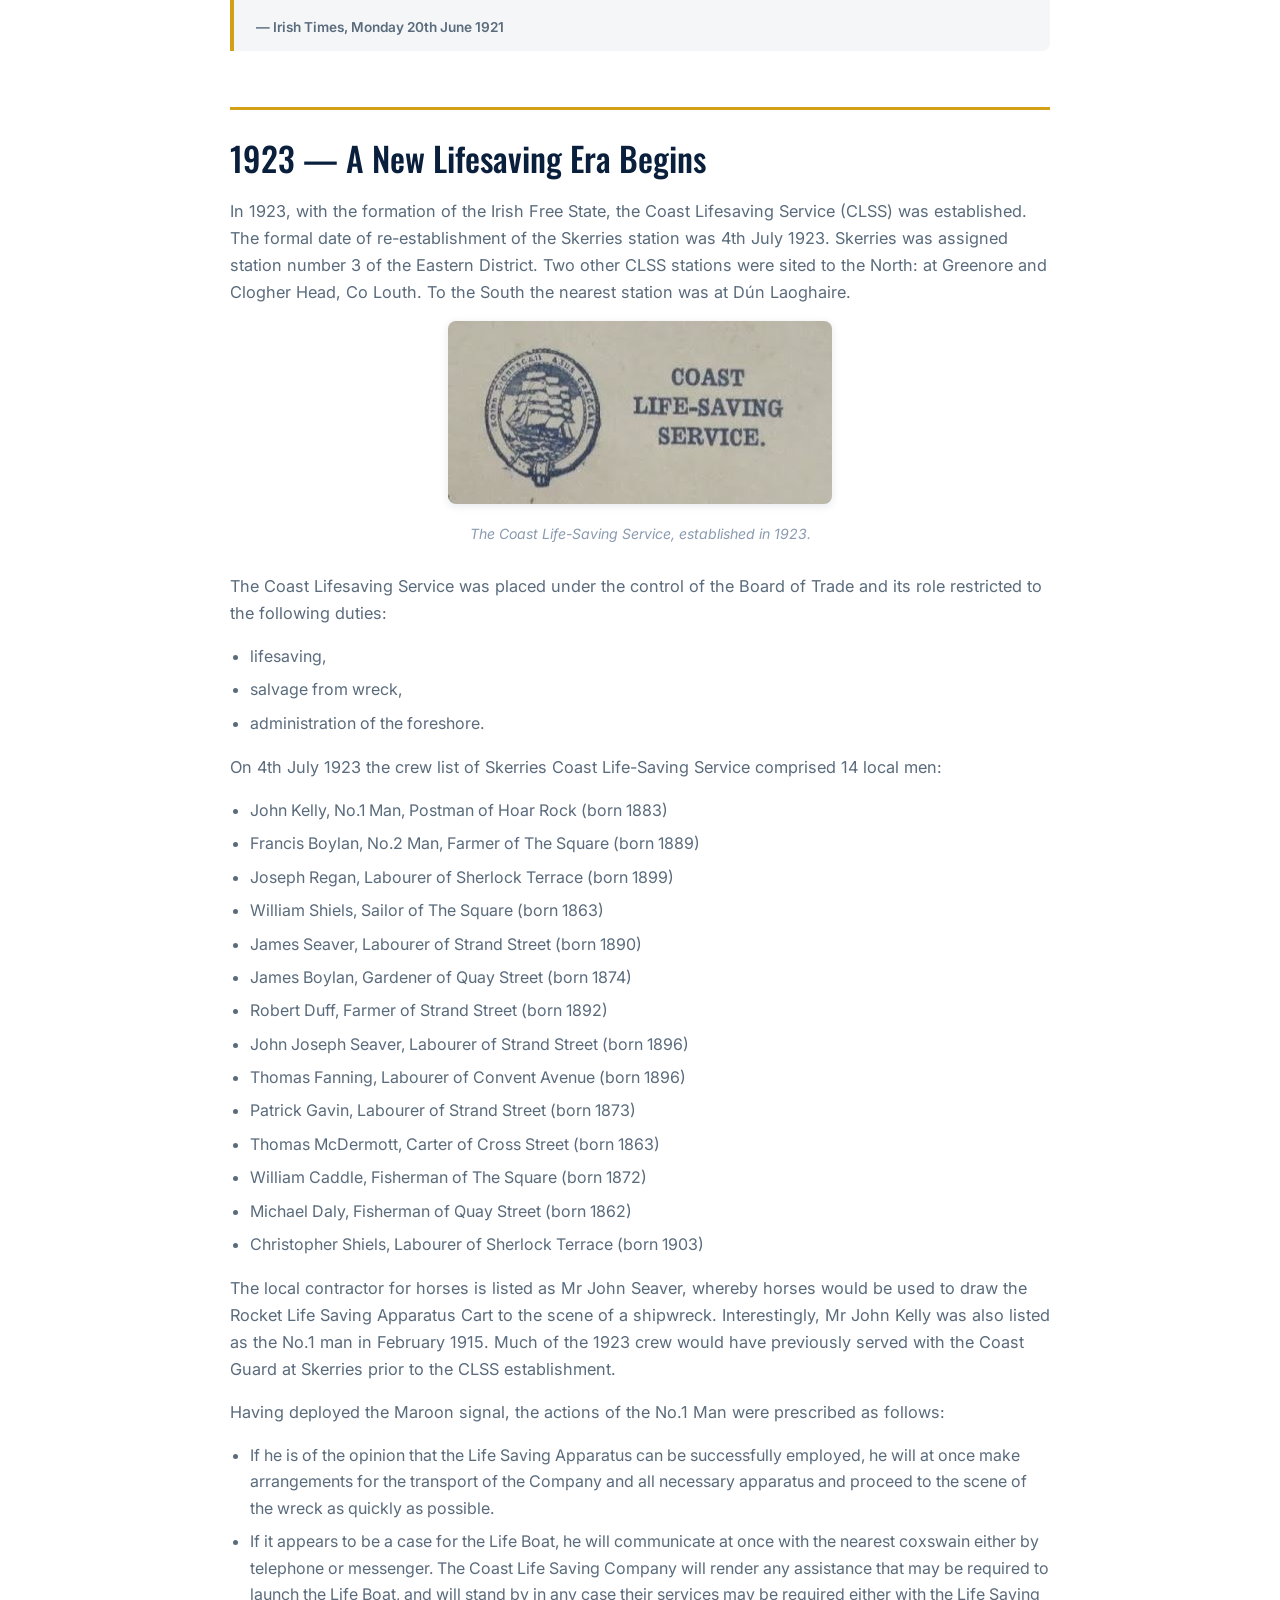
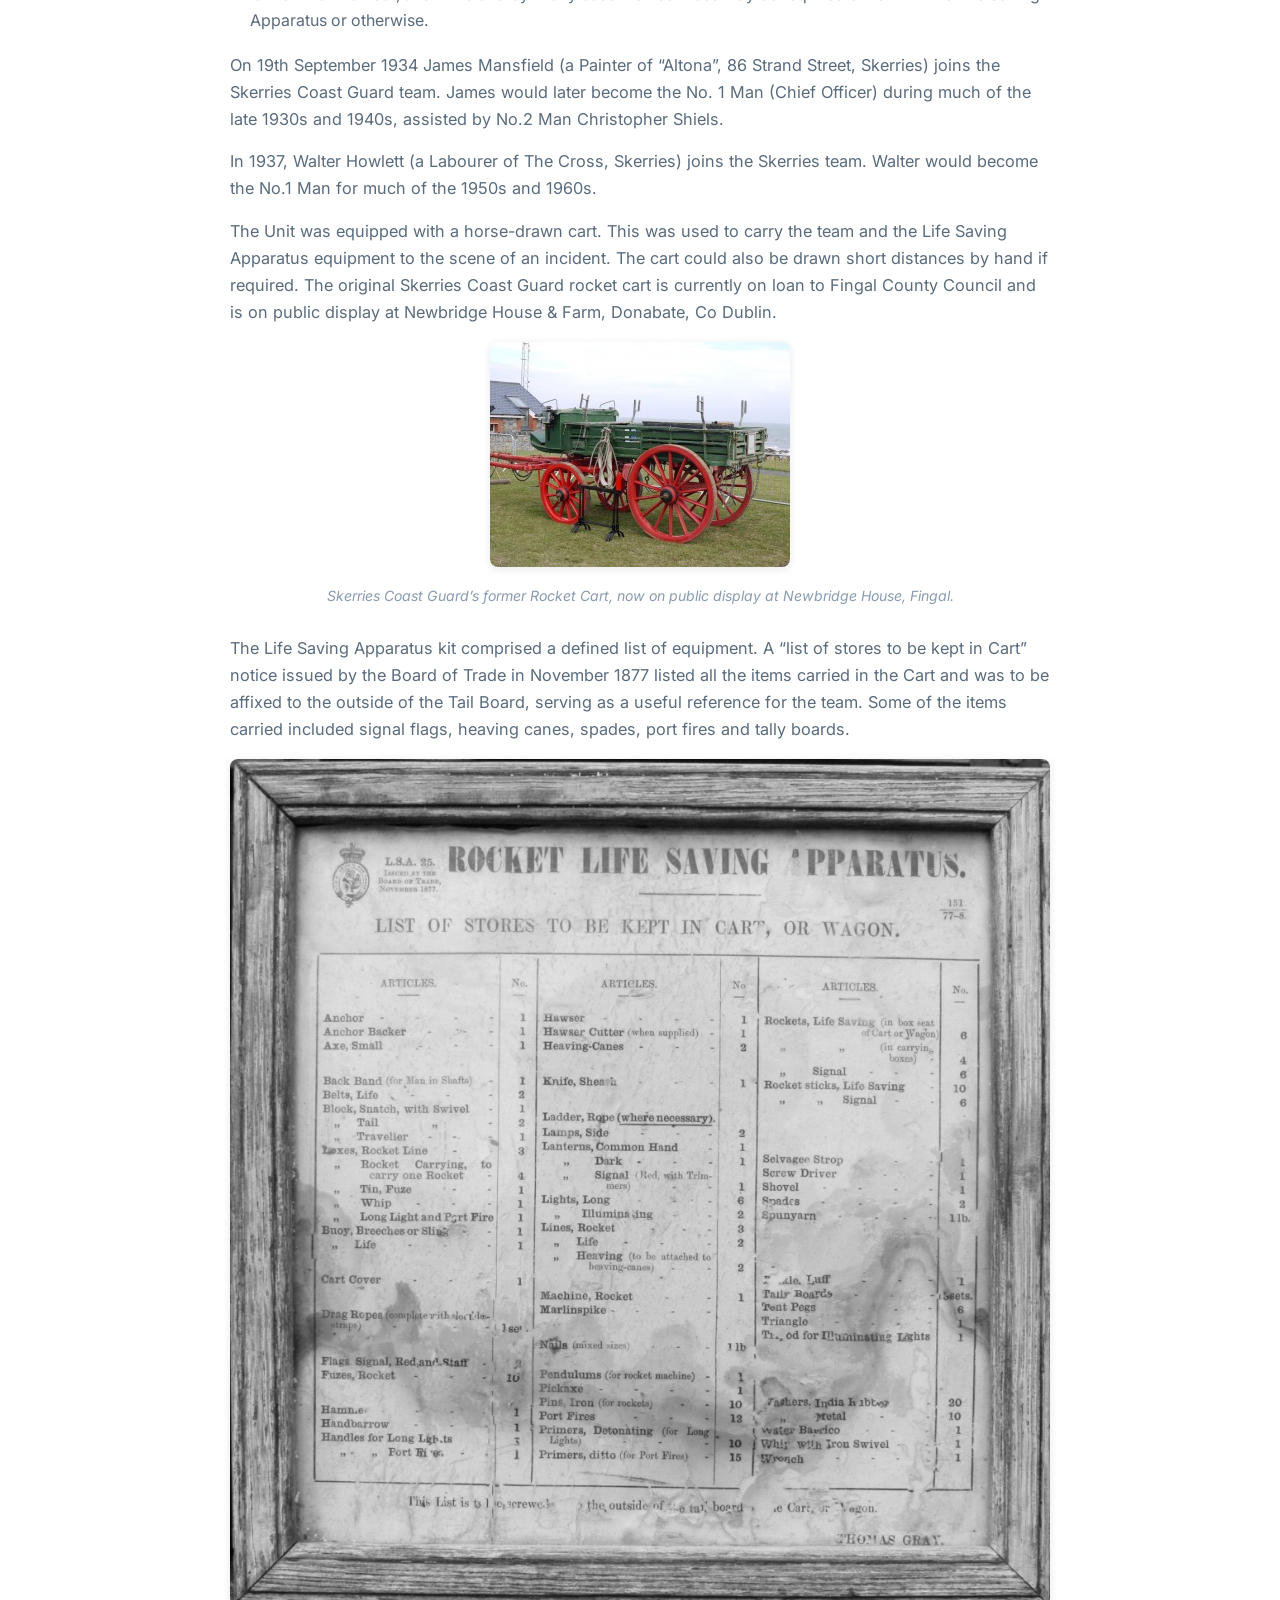
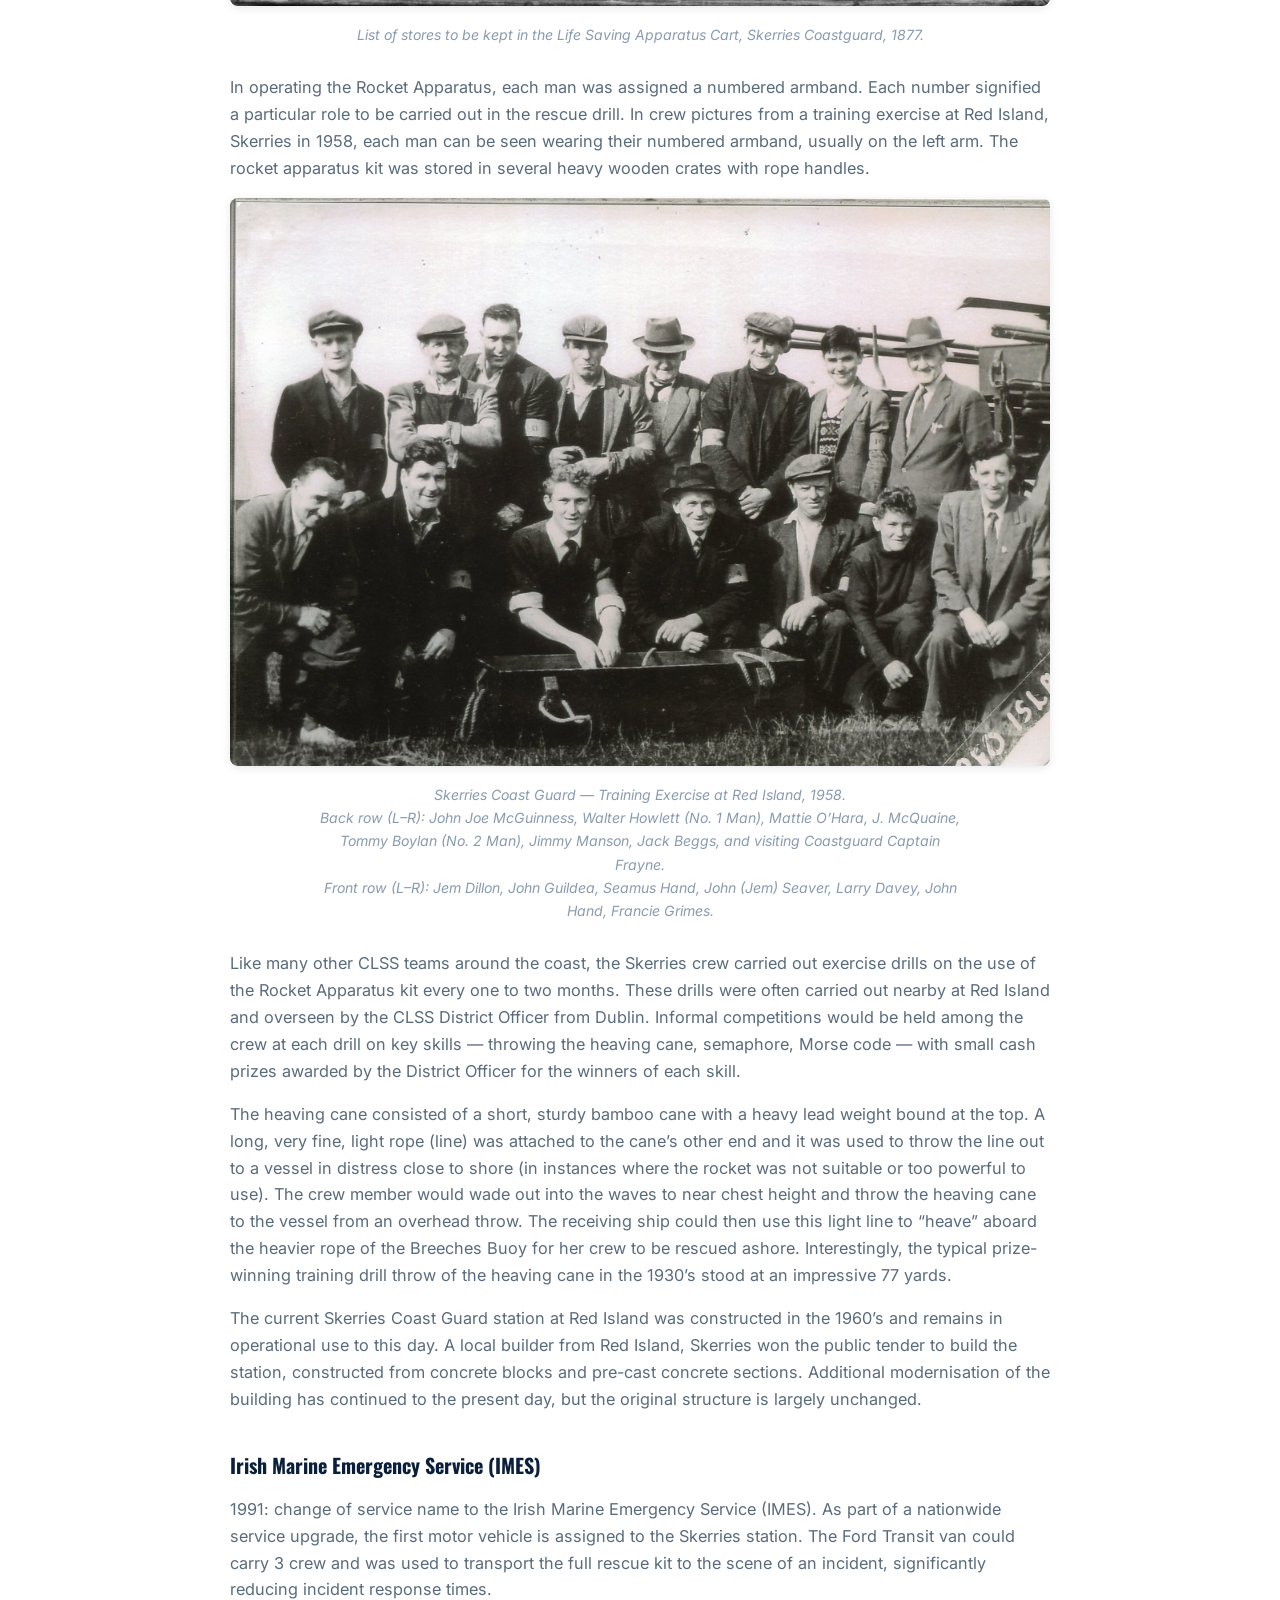
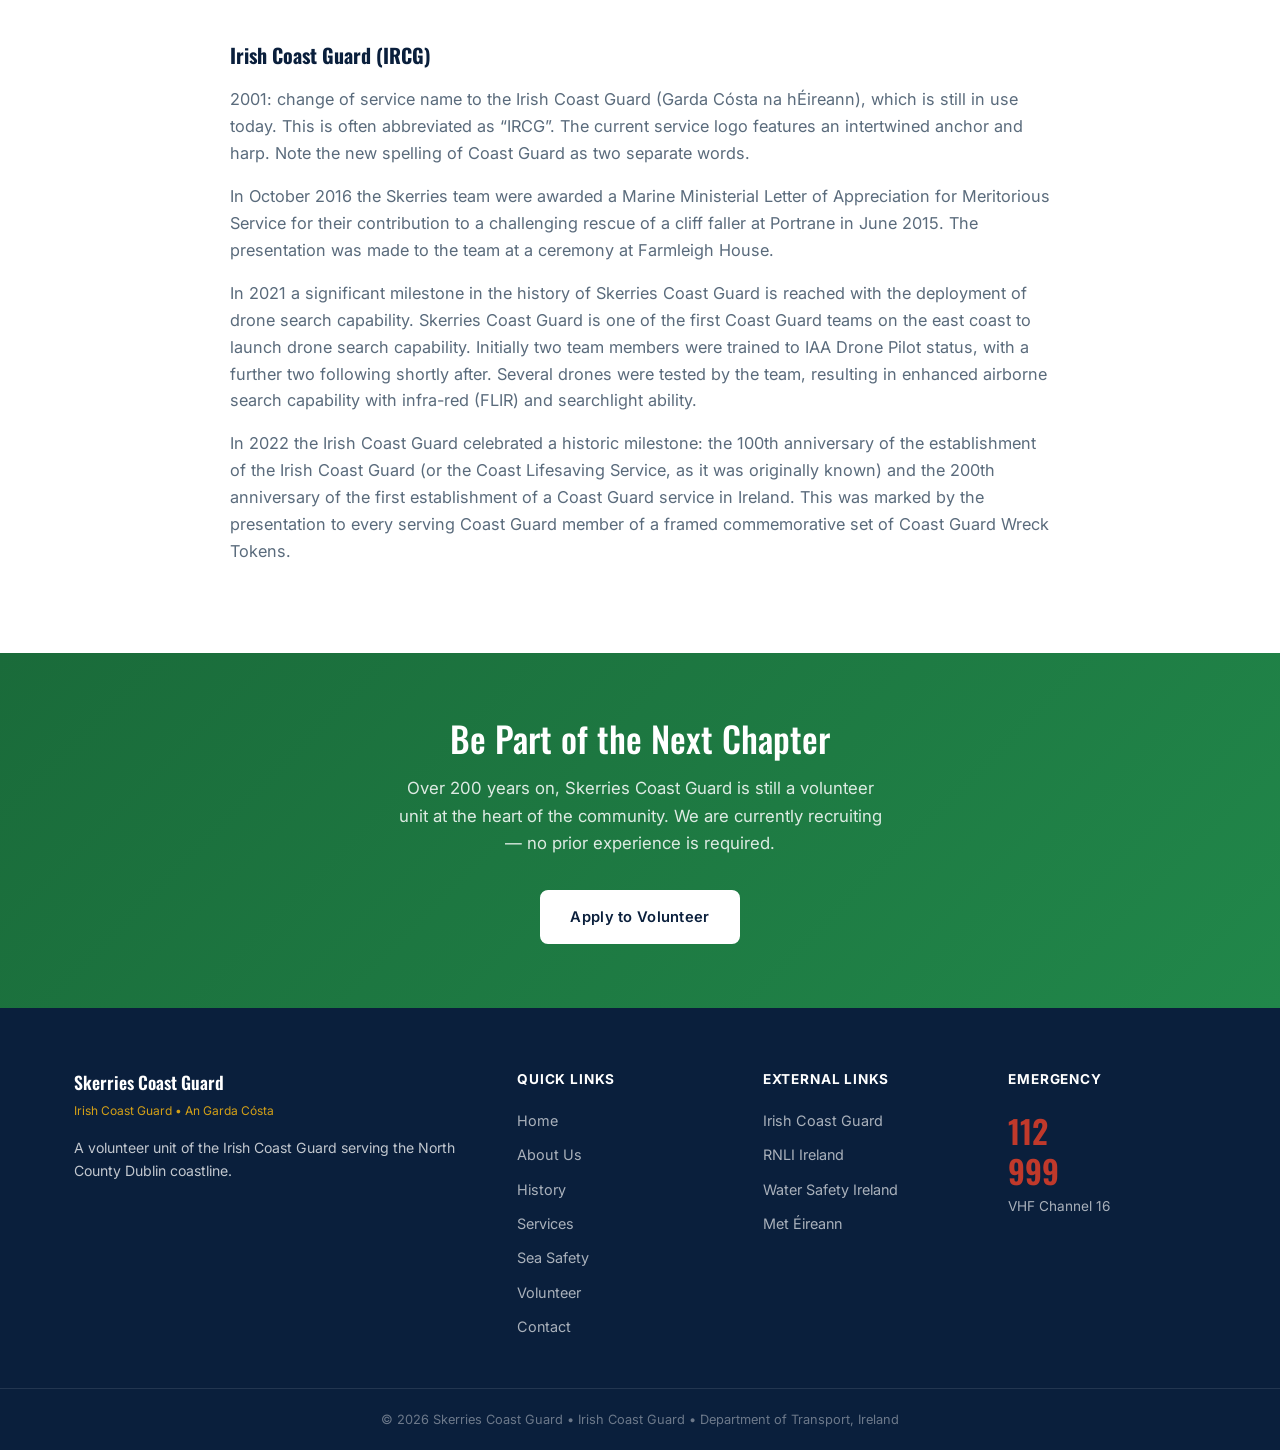
<file: history.html>
<!DOCTYPE html>
<html lang="en">
<head>
  <meta charset="UTF-8" />
  <meta name="viewport" content="width=device-width, initial-scale=1.0" />
  <link rel="icon" href="images/favicon.ico?v=1" sizes="any" />
  <link rel="icon" type="image/png" href="images/favicon.png?v=1" />
  <link rel="apple-touch-icon" href="images/favicon.png?v=1" />
  <title>History | Skerries Coast Guard</title>
  <link rel="stylesheet" href="css/style.css?v=3" />
  <link href="https://fonts.googleapis.com/css2?family=Inter:wght@300;400;500;600;700&family=Oswald:wght@400;500;600&display=swap" rel="stylesheet" />
</head>
<body>

  <div class="emergency-banner">
    <span class="pulse-dot"></span>
    <strong>EMERGENCY:</strong> Call <a href="tel:112">112</a> or <a href="tel:999">999</a> and ask for the Coast Guard &mdash; Marine VHF Channel 16
  </div>

  <header class="site-header">
    <div class="container header-inner">
      <div class="brand">
        <div class="brand-logo">
          <img src="images/ircg-logo.png?v=2" alt="Irish Coast Guard logo" class="brand-logo-img" />
        </div>
        <div class="brand-text">
          <span class="brand-title">Skerries Coast Guard</span>
          <span class="brand-sub">Irish Coast Guard &bull; An Garda Cósta</span>
        </div>
      </div>
      <nav class="main-nav" id="main-nav">
        <a href="index.html">Home</a>
        <a href="about.html">About Us</a>
        <a href="history.html" class="active">History</a>
        <a href="services.html">Services</a>
        <a href="safety.html">Sea Safety</a>
        <a href="volunteer.html">Volunteer</a>
        <a href="contact.html">Contact</a>
      </nav>
      <button class="nav-toggle" id="nav-toggle" aria-label="Toggle navigation">
        <span></span><span></span><span></span>
      </button>
    </div>
  </header>

  <section class="page-hero">
    <div class="container">
      <span class="section-eyebrow">Our History</span>
      <h1>History of Skerries Coast Guard</h1>
      <p>A voluntary rescue unit of the Irish Coast Guard — over two centuries of service to the North County Dublin coast.</p>
    </div>
  </section>

  <section class="section">
    <div class="container">
      <article class="history-content">

        <h2>First Origins 1821/1822</h2>
        <p>Skerries Coast Guard can trace its origins back to 1821/1822 with the formation of the Coastguard Service in Ireland. The Coastguard was formed by the amalgamation of three existing services set up primarily to prevent smuggling:</p>
        <ul>
          <li>The Revenue Cruisers</li>
          <li>The Riding Officers</li>
          <li>The Preventative Water Guard</li>
        </ul>
        <p>The initial establishment of Coastguard stations in Ireland was overseen by James Dumbrain, Comptroller General of the Irish Preventative Water Guard. Skerries Coastguard was one of only five stations initially established in the Dublin area in 1821. The nearest station to the South was located at Rush (overlooking the harbour) and to the North at Nannywater (near Laytown).</p>
        <p>In January 1822 an additional Coastguard station was added at Portrane, Co Dublin. Later in 1822, two additional Coastguard stations were established in the area; one at Balbriggan, 8 miles North of Skerries and one on Lambay Island, off the coast of Rush. Later in the 1800s Coastguard stations would also be established at Loughshinny and Rogerstown harbour, Rush.</p>
        <figure>
          <img src="images/hist-1820-establishment.jpg" alt="Extract from Admiralty archives ADM 175/13 — the 1820 establishment book for Skerries Coast Guard Station" />
          <figcaption>1820 Book of Establishment for Skerries Coast Guard station. Extract from Admiralty archives ADM 175/13.</figcaption>
        </figure>
        <p>The original Skerries Coastguard station was sited at Red Island, near to where the Sea Memorial Pole is now located.</p>
        <p>The Skerries station was manned with a crew of 12, comprised of the following:</p>
        <ul>
          <li>1 Chief Officer</li>
          <li>1 Chief Boatman</li>
          <li>2 Commissioned Boatman</li>
          <li>8 Boatman</li>
        </ul>
        <p>Lieut. William Smith is listed as the first Chief Officer, appointed 19th December 1820. The extract from the book of establishment lists the names of the initial crew and date of appointment. When a crewman left the station, their name was loosely crossed out on the establishment book — hence the scribbles.</p>
        <figure>
          <img src="images/hist-fanning-memorial.jpg" alt="Memorial to Albert Fanning, Skerries Coast Guard boatman, on the Skerries Sea Memorial Pole at Red Island" />
          <figcaption>Memorial to Albert Fanning, Skerries Coast Guard boatman — featured on the Skerries Sea Memorial Pole at Red Island.</figcaption>
        </figure>
        <p>In 1873: Wreck of the Sarah Ann, a Runcorn Schooner, on rocks off the Balbriggan coast. Sadly a number of the rescuers lost their lives, including Albert Fanning, a Boatman member of Skerries Coastguard. Albert had helped to crew the Skerries lifeboat during the rescue. Five local volunteers with the Skerries lifeboat also lost their lives in the rescue.</p>
        <p>The only four survivors of the lifeboat crew were Coastguard boatmen; each of these were later awarded Tayleur Fund medals for their brave actions on that fateful night. Three were boatmen with Skerries Coastguard: Robert Ellison, Thomas Woodley and William Scantlebury. The fourth recipient was Lot Syme, boatman with Balbriggan Coastguard. Later that same year, Lot Syme and Thomas Woodley both received promotions in the Coastguard service:</p>
        <blockquote>
          <p>“MERITED PROMOTION</p>
          <p>Mr Lot Syme, one of the four coastguards saved of the crew of the Skerries Lifeboat, whose name has been so prominently mentioned in connection with the disastrous event, on the night of the wreck of the Sarah of Runcorn, has just been promoted to the rank of chief-boatman-in-charge to the Castletown [coast guard] station, Co Cork. Mr Thmoas Woodley, of Skerries, one of the coxswains in charge of the lifeboat, and who also fortunately escaped being drowned on that melancholy occasion, has succeeded Mr Syme in Balbriggan. Mr Syme is a native of Brinny near Bandon.”</p>
          <cite>— Irish Times, Monday 26th May 1873</cite>
        </blockquote>
        <p>In 1878: Thomas Elmore is appointed Chief Officer of the Coastguard station at Skerries.</p>
        <p>1907 Royal Humane Society: Testimonial to William Gillard, Coastguard boatman, Skerries, Co Dublin, for his rescue of a youth named McGarry who fell from Skerries pier on 14th June. Gillard had previously received recognition for saving life. (Irish Times, 20th July 1907.)</p>
        <p class="caption">The photographs of the era were supplied by the No. 1 man John Kelly’s family and are thought to depict the first launch of a new lifeboat at Skerries. The exact date is unknown, but believed to be the early part of the 1900’s (certainly pre 1930).</p>

        <h3>1921/22 — War of Independence &amp; Irish Free State</h3>
        <p>In the War of Independence many of the Coastguard stations were burned to the ground by Irish Volunteers, having been declared legitimate targets by the Irish Republican Army. This followed a similar fate to the Royal Irish Constabulary (RIC) barracks in the area at the time. The Skerries Coastguard station was recorded as being destroyed in a fire on Saturday 18th June 1921, along with other nearby stations in Loughshinny, Rush and Rogerstown.</p>
        <blockquote>
          <p>“BURNED BY ARMED MEN — FOUR COASTGUARD STATIONS DESTROYED. At two o’clock on Saturday morning the Coastguard Stations at Skerries, Loughshinney, Rush, and Rogerstown, all in County Dublin, were burned to the ground by unknown men. The same procedure appears to have been adopted by the raiders in all cases.</p>
          <p>Marching silently up to the different stations, each of which was occupied by a few men only, the raiders ordered the coastguards and their families outside, and then, sprinkling petrol over the house, set them on fire. At one station, ten bicycles were carried away. In some cases very little property was saved by the coastguards.”</p>
          <cite>— Irish Times, Monday 20th June 1921</cite>
        </blockquote>

        <h2>1923 — A New Lifesaving Era Begins</h2>
        <p>In 1923, with the formation of the Irish Free State, the Coast Lifesaving Service (CLSS) was established. The formal date of re-establishment of the Skerries station was 4th July 1923. Skerries was assigned station number 3 of the Eastern District. Two other CLSS stations were sited to the North: at Greenore and Clogher Head, Co Louth. To the South the nearest station was at Dún Laoghaire.</p>
        <figure>
          <img src="images/hist-cls.jpg" alt="Coast Life-Saving Service emblem" />
          <figcaption>The Coast Life-Saving Service, established in 1923.</figcaption>
        </figure>
        <p>The Coast Lifesaving Service was placed under the control of the Board of Trade and its role restricted to the following duties:</p>
        <ul>
          <li>lifesaving,</li>
          <li>salvage from wreck,</li>
          <li>administration of the foreshore.</li>
        </ul>
        <p>On 4th July 1923 the crew list of Skerries Coast Life-Saving Service comprised 14 local men:</p>
        <ul>
          <li>John Kelly, No.1 Man, Postman of Hoar Rock (born 1883)</li>
          <li>Francis Boylan, No.2 Man, Farmer of The Square (born 1889)</li>
          <li>Joseph Regan, Labourer of Sherlock Terrace (born 1899)</li>
          <li>William Shiels, Sailor of The Square (born 1863)</li>
          <li>James Seaver, Labourer of Strand Street (born 1890)</li>
          <li>James Boylan, Gardener of Quay Street (born 1874)</li>
          <li>Robert Duff, Farmer of Strand Street (born 1892)</li>
          <li>John Joseph Seaver, Labourer of Strand Street (born 1896)</li>
          <li>Thomas Fanning, Labourer of Convent Avenue (born 1896)</li>
          <li>Patrick Gavin, Labourer of Strand Street (born 1873)</li>
          <li>Thomas McDermott, Carter of Cross Street (born 1863)</li>
          <li>William Caddle, Fisherman of The Square (born 1872)</li>
          <li>Michael Daly, Fisherman of Quay Street (born 1862)</li>
          <li>Christopher Shiels, Labourer of Sherlock Terrace (born 1903)</li>
        </ul>
        <p>The local contractor for horses is listed as Mr John Seaver, whereby horses would be used to draw the Rocket Life Saving Apparatus Cart to the scene of a shipwreck. Interestingly, Mr John Kelly was also listed as the No.1 man in February 1915. Much of the 1923 crew would have previously served with the Coast Guard at Skerries prior to the CLSS establishment.</p>
        <p>Having deployed the Maroon signal, the actions of the No.1 Man were prescribed as follows:</p>
        <ul>
          <li>If he is of the opinion that the Life Saving Apparatus can be successfully employed, he will at once make arrangements for the transport of the Company and all necessary apparatus and proceed to the scene of the wreck as quickly as possible.</li>
          <li>If it appears to be a case for the Life Boat, he will communicate at once with the nearest coxswain either by telephone or messenger. The Coast Life Saving Company will render any assistance that may be required to launch the Life Boat, and will stand by in any case their services may be required either with the Life Saving Apparatus or otherwise.</li>
        </ul>
        <p>On 19th September 1934 James Mansfield (a Painter of “Altona”, 86 Strand Street, Skerries) joins the Skerries Coast Guard team. James would later become the No. 1 Man (Chief Officer) during much of the late 1930s and 1940s, assisted by No.2 Man Christopher Shiels.</p>
        <p>In 1937, Walter Howlett (a Labourer of The Cross, Skerries) joins the Skerries team. Walter would become the No.1 Man for much of the 1950s and 1960s.</p>
        <p>The Unit was equipped with a horse-drawn cart. This was used to carry the team and the Life Saving Apparatus equipment to the scene of an incident. The cart could also be drawn short distances by hand if required. The original Skerries Coast Guard rocket cart is currently on loan to Fingal County Council and is on public display at Newbridge House &amp; Farm, Donabate, Co Dublin.</p>
        <figure>
          <img src="images/hist-rocket-cart.jpg" alt="Skerries Coast Guard's former horse-drawn rocket cart, now on public display at Newbridge House, Fingal" />
          <figcaption>Skerries Coast Guard’s former Rocket Cart, now on public display at Newbridge House, Fingal.</figcaption>
        </figure>
        <p>The Life Saving Apparatus kit comprised a defined list of equipment. A “list of stores to be kept in Cart” notice issued by the Board of Trade in November 1877 listed all the items carried in the Cart and was to be affixed to the outside of the Tail Board, serving as a useful reference for the team. Some of the items carried included signal flags, heaving canes, spades, port fires and tally boards.</p>
        <figure>
          <img src="images/hist-lsa-stores-1877.jpg" alt="The 1877 Board of Trade list of stores to be kept in the Life Saving Apparatus cart, Skerries Coastguard" />
          <figcaption>List of stores to be kept in the Life Saving Apparatus Cart, Skerries Coastguard, 1877.</figcaption>
        </figure>
        <p>In operating the Rocket Apparatus, each man was assigned a numbered armband. Each number signified a particular role to be carried out in the rescue drill. In crew pictures from a training exercise at Red Island, Skerries in 1958, each man can be seen wearing their numbered armband, usually on the left arm. The rocket apparatus kit was stored in several heavy wooden crates with rope handles.</p>
        <figure>
          <img src="images/hist-1958-training.jpg" alt="Black and white group photo of the Skerries Coast Guard crew at a training exercise at Red Island in 1958" />
          <figcaption>Skerries Coast Guard — Training Exercise at Red Island, 1958.<br>Back row (L–R): John Joe McGuinness, Walter Howlett (No. 1 Man), Mattie O’Hara, J. McQuaine, Tommy Boylan (No. 2 Man), Jimmy Manson, Jack Beggs, and visiting Coastguard Captain Frayne.<br>Front row (L–R): Jem Dillon, John Guildea, Seamus Hand, John (Jem) Seaver, Larry Davey, John Hand, Francie Grimes.</figcaption>
        </figure>
        <p>Like many other CLSS teams around the coast, the Skerries crew carried out exercise drills on the use of the Rocket Apparatus kit every one to two months. These drills were often carried out nearby at Red Island and overseen by the CLSS District Officer from Dublin. Informal competitions would be held among the crew at each drill on key skills — throwing the heaving cane, semaphore, Morse code — with small cash prizes awarded by the District Officer for the winners of each skill.</p>
        <p>The heaving cane consisted of a short, sturdy bamboo cane with a heavy lead weight bound at the top. A long, very fine, light rope (line) was attached to the cane’s other end and it was used to throw the line out to a vessel in distress close to shore (in instances where the rocket was not suitable or too powerful to use). The crew member would wade out into the waves to near chest height and throw the heaving cane to the vessel from an overhead throw. The receiving ship could then use this light line to “heave” aboard the heavier rope of the Breeches Buoy for her crew to be rescued ashore. Interestingly, the typical prize-winning training drill throw of the heaving cane in the 1930’s stood at an impressive 77 yards.</p>
        <p>The current Skerries Coast Guard station at Red Island was constructed in the 1960’s and remains in operational use to this day. A local builder from Red Island, Skerries won the public tender to build the station, constructed from concrete blocks and pre-cast concrete sections. Additional modernisation of the building has continued to the present day, but the original structure is largely unchanged.</p>

        <h3>Irish Marine Emergency Service (IMES)</h3>
        <p>1991: change of service name to the Irish Marine Emergency Service (IMES). As part of a nationwide service upgrade, the first motor vehicle is assigned to the Skerries station. The Ford Transit van could carry 3 crew and was used to transport the full rescue kit to the scene of an incident, significantly reducing incident response times.</p>

        <h3>Irish Coast Guard (IRCG)</h3>
        <p>2001: change of service name to the Irish Coast Guard (Garda Cósta na hÉireann), which is still in use today. This is often abbreviated as “IRCG”. The current service logo features an intertwined anchor and harp. Note the new spelling of Coast Guard as two separate words.</p>
        <p>In October 2016 the Skerries team were awarded a Marine Ministerial Letter of Appreciation for Meritorious Service for their contribution to a challenging rescue of a cliff faller at Portrane in June 2015. The presentation was made to the team at a ceremony at Farmleigh House.</p>
        <p>In 2021 a significant milestone in the history of Skerries Coast Guard is reached with the deployment of drone search capability. Skerries Coast Guard is one of the first Coast Guard teams on the east coast to launch drone search capability. Initially two team members were trained to IAA Drone Pilot status, with a further two following shortly after. Several drones were tested by the team, resulting in enhanced airborne search capability with infra-red (FLIR) and searchlight ability.</p>
        <p>In 2022 the Irish Coast Guard celebrated a historic milestone: the 100th anniversary of the establishment of the Irish Coast Guard (or the Coast Lifesaving Service, as it was originally known) and the 200th anniversary of the first establishment of a Coast Guard service in Ireland. This was marked by the presentation to every serving Coast Guard member of a framed commemorative set of Coast Guard Wreck Tokens.</p>

      </article>
    </div>
  </section>

  <section class="volunteer-strip">
    <div class="container volunteer-inner">
      <h2>Be Part of the Next Chapter</h2>
      <p>Over 200 years on, Skerries Coast Guard is still a volunteer unit at the heart of the community. We are currently recruiting — no prior experience is required.</p>
      <a href="volunteer.html" class="btn btn-white">Apply to Volunteer</a>
    </div>
  </section>

  <footer class="site-footer">
    <div class="container footer-grid">
      <div class="footer-brand">
        <span class="footer-title">Skerries Coast Guard</span>
        <span class="footer-sub">Irish Coast Guard &bull; An Garda Cósta</span>
        <p class="footer-desc">A volunteer unit of the Irish Coast Guard serving the North County Dublin coastline.</p>
      </div>
      <div class="footer-links">
        <h4>Quick Links</h4>
        <ul>
          <li><a href="index.html">Home</a></li>
          <li><a href="about.html">About Us</a></li>
          <li><a href="history.html">History</a></li>
          <li><a href="services.html">Services</a></li>
          <li><a href="safety.html">Sea Safety</a></li>
          <li><a href="volunteer.html">Volunteer</a></li>
          <li><a href="contact.html">Contact</a></li>
        </ul>
      </div>
      <div class="footer-links">
        <h4>External Links</h4>
        <ul>
          <li><a href="https://www.gov.ie/coastguard" target="_blank" rel="noopener">Irish Coast Guard</a></li>
          <li><a href="https://www.rnli.org" target="_blank" rel="noopener">RNLI Ireland</a></li>
          <li><a href="https://www.watersafety.ie" target="_blank" rel="noopener">Water Safety Ireland</a></li>
          <li><a href="https://www.met.ie" target="_blank" rel="noopener">Met Éireann</a></li>
        </ul>
      </div>
      <div class="footer-emergency">
        <h4>Emergency</h4>
        <a href="tel:112" class="emergency-num">112</a>
        <a href="tel:999" class="emergency-num">999</a>
        <p>VHF Channel 16</p>
      </div>
    </div>
    <div class="footer-bottom">
      <div class="container">
        <p>&copy; 2026 Skerries Coast Guard &bull; Irish Coast Guard &bull; Department of Transport, Ireland</p>
      </div>
    </div>
  </footer>

  <script src="js/main.js?v=2"></script>
</body>
</html>
</file>
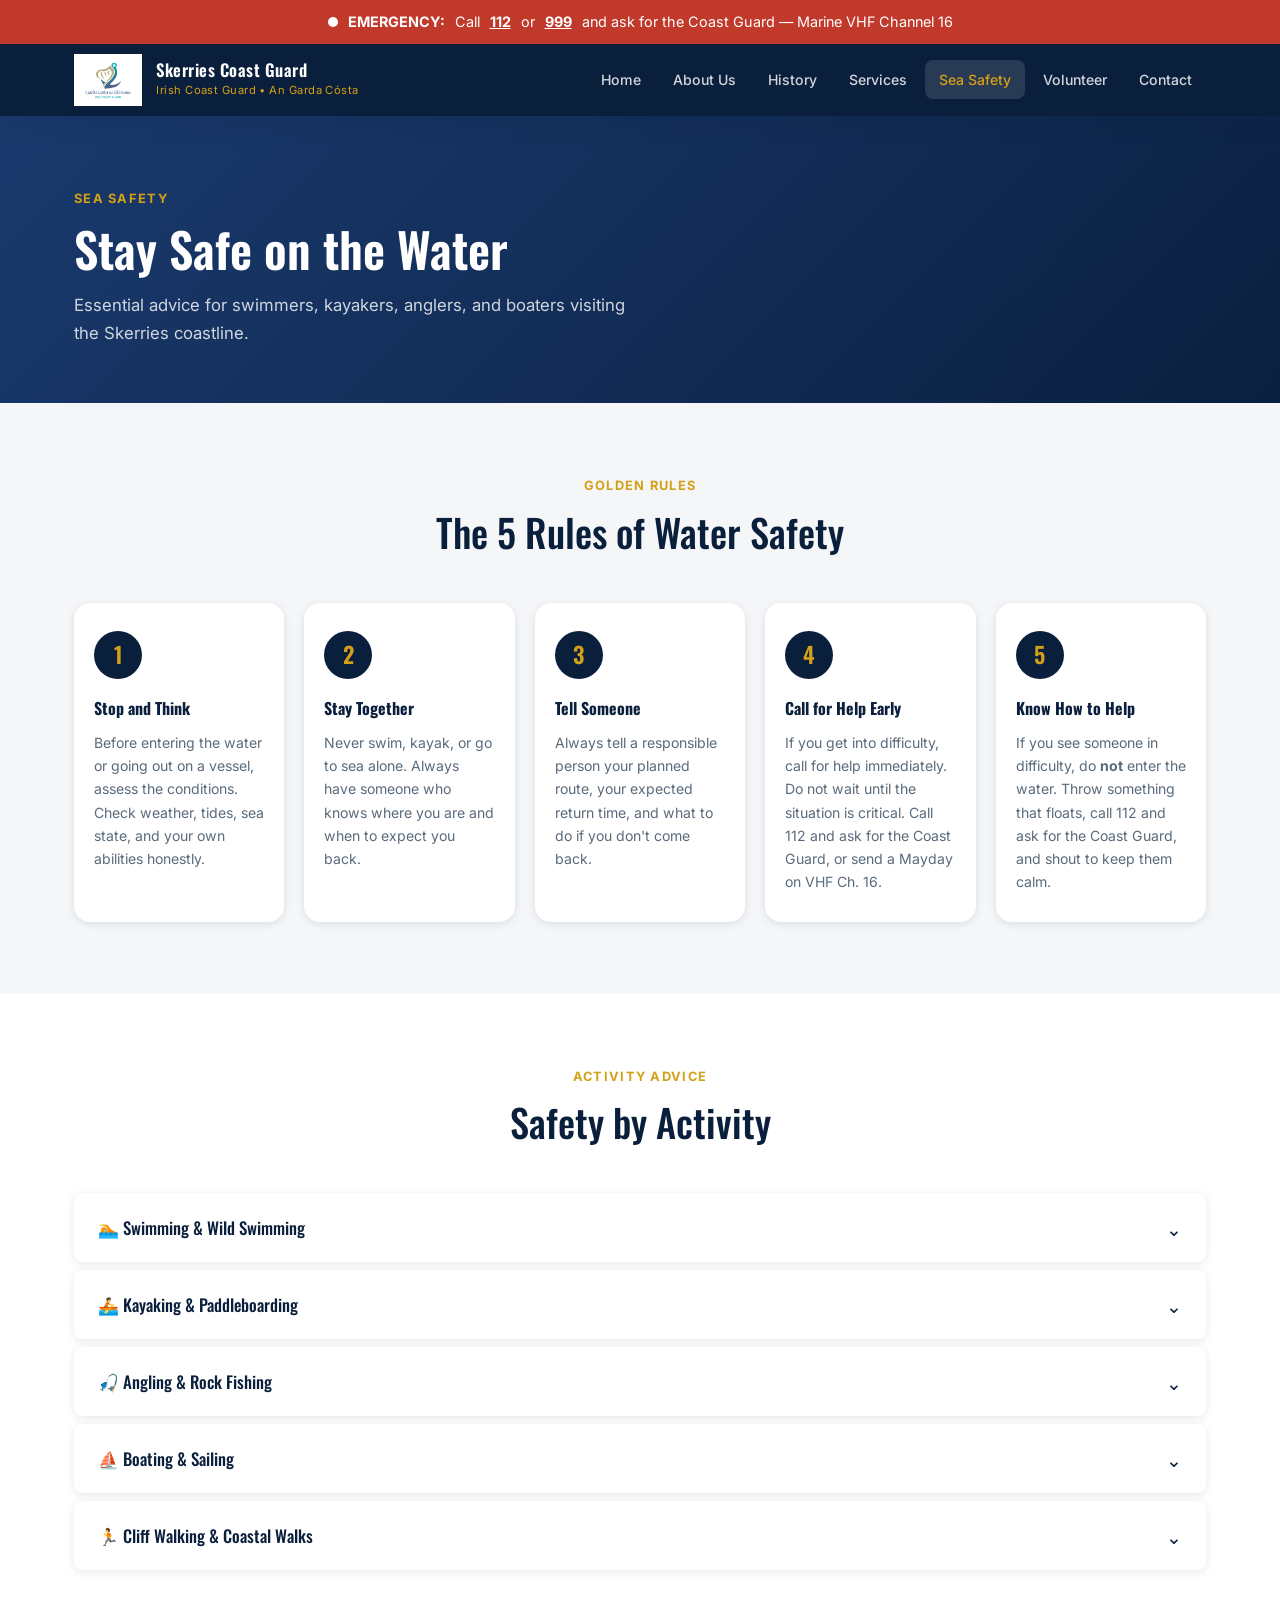
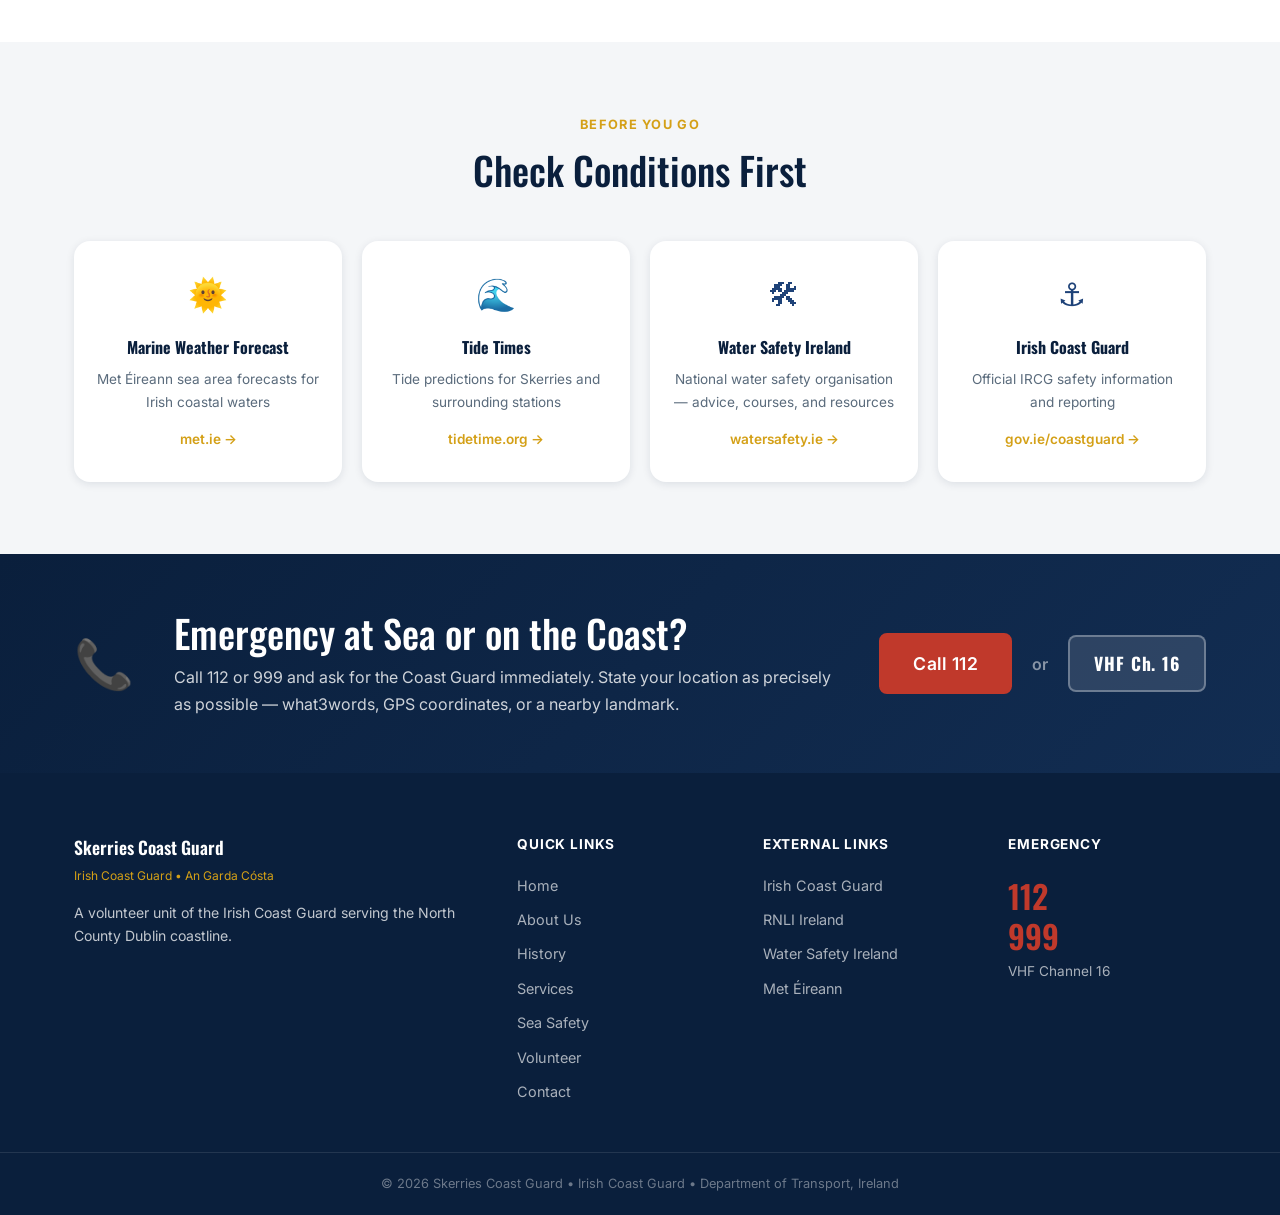
<file: safety.html>
<!DOCTYPE html>
<html lang="en">
<head>
  <meta charset="UTF-8" />
  <meta name="viewport" content="width=device-width, initial-scale=1.0" />
  <link rel="icon" href="images/favicon.ico?v=1" sizes="any" />
  <link rel="icon" type="image/png" href="images/favicon.png?v=1" />
  <link rel="apple-touch-icon" href="images/favicon.png?v=1" />
  <title>Sea Safety | Skerries Coast Guard</title>
  <link rel="stylesheet" href="css/style.css?v=3" />
  <link href="https://fonts.googleapis.com/css2?family=Inter:wght@300;400;500;600;700&family=Oswald:wght@400;500;600&display=swap" rel="stylesheet" />
</head>
<body>

  <div class="emergency-banner">
    <span class="pulse-dot"></span>
    <strong>EMERGENCY:</strong> Call <a href="tel:112">112</a> or <a href="tel:999">999</a> and ask for the Coast Guard &mdash; Marine VHF Channel 16
  </div>

  <header class="site-header">
    <div class="container header-inner">
      <div class="brand">
        <div class="brand-logo">
          <img src="images/ircg-logo.png?v=2" alt="Irish Coast Guard logo" class="brand-logo-img" />
        </div>
        <div class="brand-text">
          <span class="brand-title">Skerries Coast Guard</span>
          <span class="brand-sub">Irish Coast Guard &bull; An Garda Cósta</span>
        </div>
      </div>
      <nav class="main-nav" id="main-nav">
        <a href="index.html">Home</a>
        <a href="about.html">About Us</a>
        <a href="history.html">History</a>
        <a href="services.html">Services</a>
        <a href="safety.html" class="active">Sea Safety</a>
        <a href="volunteer.html">Volunteer</a>
        <a href="contact.html">Contact</a>
      </nav>
      <button class="nav-toggle" id="nav-toggle" aria-label="Toggle navigation">
        <span></span><span></span><span></span>
      </button>
    </div>
  </header>

  <section class="page-hero page-hero--warning">
    <div class="container">
      <span class="section-eyebrow">Sea Safety</span>
      <h1>Stay Safe on the Water</h1>
      <p>Essential advice for swimmers, kayakers, anglers, and boaters visiting the Skerries coastline.</p>
    </div>
  </section>

  <!-- RULES AT A GLANCE -->
  <section class="section bg-light">
    <div class="container">
      <div class="section-header centered">
        <span class="section-eyebrow">Golden Rules</span>
        <h2>The 5 Rules of Water Safety</h2>
      </div>
      <div class="rules-grid">
        <div class="rule-card">
          <div class="rule-num">1</div>
          <h3>Stop and Think</h3>
          <p>Before entering the water or going out on a vessel, assess the conditions. Check weather, tides, sea state, and your own abilities honestly.</p>
        </div>
        <div class="rule-card">
          <div class="rule-num">2</div>
          <h3>Stay Together</h3>
          <p>Never swim, kayak, or go to sea alone. Always have someone who knows where you are and when to expect you back.</p>
        </div>
        <div class="rule-card">
          <div class="rule-num">3</div>
          <h3>Tell Someone</h3>
          <p>Always tell a responsible person your planned route, your expected return time, and what to do if you don't come back.</p>
        </div>
        <div class="rule-card">
          <div class="rule-num">4</div>
          <h3>Call for Help Early</h3>
          <p>If you get into difficulty, call for help immediately. Do not wait until the situation is critical. Call 112 and ask for the Coast Guard, or send a Mayday on VHF Ch. 16.</p>
        </div>
        <div class="rule-card">
          <div class="rule-num">5</div>
          <h3>Know How to Help</h3>
          <p>If you see someone in difficulty, do <strong>not</strong> enter the water. Throw something that floats, call 112 and ask for the Coast Guard, and shout to keep them calm.</p>
        </div>
      </div>
    </div>
  </section>

  <!-- ACTIVITY-SPECIFIC ADVICE -->
  <section class="section">
    <div class="container">
      <div class="section-header centered">
        <span class="section-eyebrow">Activity Advice</span>
        <h2>Safety by Activity</h2>
      </div>
      <div class="accordion" id="safety-accordion">

        <div class="accordion-item">
          <button class="accordion-trigger" aria-expanded="false">
            &#127946; Swimming &amp; Wild Swimming
            <span class="accordion-arrow">&#8964;</span>
          </button>
          <div class="accordion-panel">
            <ul>
              <li>Only swim at lifeguarded beaches where possible. Donabate: Balcarrick, Rush: South Beach, Skerries: South Beach, Balbriggan: Front Strand are monitored during summer months.</li>
              <li>Check the tide before swimming — tidal currents around Skerries Islands can be very strong.</li>
              <li>Wear a brightly coloured swim cap so you are visible from the shore.</li>
              <li>If caught in a rip current, swim parallel to the shore, not against it.</li>
              <li>Cold water shock is a serious risk even in summer — enter the water slowly.</li>
              <li>Never swim under the influence of alcohol.</li>
            </ul>
          </div>
        </div>

        <div class="accordion-item">
          <button class="accordion-trigger" aria-expanded="false">
            &#128675; Kayaking &amp; Paddleboarding
            <span class="accordion-arrow">&#8964;</span>
          </button>
          <div class="accordion-panel">
            <ul>
              <li>Always wear a buoyancy aid (lifejacket) — it won't help if it's on the boat.</li>
              <li>File a float plan: tell someone where you're going and when you'll be back.</li>
              <li>Carry a VHF radio or at minimum a waterproof mobile phone.</li>
              <li>Check the weather forecast and sea state before launching — Met Éireann marine forecasts are free at met.ie.</li>
              <li>Avoid the open water around Skerries Islands in strong onshore winds or swell above 1m.</li>
              <li>Wear a leash when paddleboarding — if you fall, your board is your life raft.</li>
            </ul>
          </div>
        </div>

        <div class="accordion-item">
          <button class="accordion-trigger" aria-expanded="false">
            &#127907; Angling &amp; Rock Fishing
            <span class="accordion-arrow">&#8964;</span>
          </button>
          <div class="accordion-panel">
            <ul>
              <li>Rock fishing is one of the highest-risk activities on the Irish coast. Always wear a lifejacket.</li>
              <li>Check tide and swell height before fishing from rocks — a 2m swell can sweep people off without warning.</li>
              <li>Never turn your back to the sea.</li>
              <li>Fish with a partner — alone on rocks is extremely dangerous.</li>
              <li>Wear non-slip footwear. Wet rocks and waders are a lethal combination.</li>
              <li>Know how to self-rescue and how to call for help from your location.</li>
            </ul>
          </div>
        </div>

        <div class="accordion-item">
          <button class="accordion-trigger" aria-expanded="false">
            &#9973; Boating &amp; Sailing
            <span class="accordion-arrow">&#8964;</span>
          </button>
          <div class="accordion-panel">
            <ul>
              <li>Ensure your vessel is seaworthy and all safety equipment is on board and in date (flares, lifejackets, first aid kit, VHF radio, anchor).</li>
              <li>File a passage plan with a shore contact before departure.</li>
              <li>Keep a continuous watch on VHF Channel 16.</li>
              <li>Know how to issue a Mayday call: "Mayday Mayday Mayday — [vessel name] — [position] — [nature of distress] — [number of persons on board]".</li>
              <li>Check your engine, fuel, and bilge before every trip.</li>
              <li>Carry charts or a reliable navigation app for the Irish Sea.</li>
            </ul>
          </div>
        </div>

        <div class="accordion-item">
          <button class="accordion-trigger" aria-expanded="false">
            &#127939; Cliff Walking &amp; Coastal Walks
            <span class="accordion-arrow">&#8964;</span>
          </button>
          <div class="accordion-panel">
            <ul>
              <li>Stay on marked paths and behind cliff barriers — cliff edges can be unstable.</li>
              <li>Do not climb down to beaches via unmanaged cliff faces.</li>
              <li>Check the tide times before accessing beaches only reachable at low tide.</li>
              <li>Wear appropriate footwear for coastal terrain.</li>
              <li>Carry a fully charged phone and know your location — the what3words app is useful in an emergency.</li>
            </ul>
          </div>
        </div>

      </div>
    </div>
  </section>

  <!-- TIDE & WEATHER INFO -->
  <section class="section bg-light">
    <div class="container">
      <div class="section-header centered">
        <span class="section-eyebrow">Before You Go</span>
        <h2>Check Conditions First</h2>
      </div>
      <div class="resource-grid">
        <a href="https://www.met.ie/forecasts/marine-inland-lakes/sea-area-forecast" target="_blank" rel="noopener" class="resource-card">
          <div class="resource-icon">&#127774;</div>
          <h3>Marine Weather Forecast</h3>
          <p>Met Éireann sea area forecasts for Irish coastal waters</p>
          <span class="resource-link">met.ie &rarr;</span>
        </a>
        <a href="https://live.tidetime.org/europe/ireland/dublin.htm" target="_blank" rel="noopener" class="resource-card">
          <div class="resource-icon">&#127754;</div>
          <h3>Tide Times</h3>
          <p>Tide predictions for Skerries and surrounding stations</p>
          <span class="resource-link">tidetime.org &rarr;</span>
        </a>
        <a href="https://www.watersafety.ie" target="_blank" rel="noopener" class="resource-card">
          <div class="resource-icon">&#128736;</div>
          <h3>Water Safety Ireland</h3>
          <p>National water safety organisation — advice, courses, and resources</p>
          <span class="resource-link">watersafety.ie &rarr;</span>
        </a>
        <a href="https://www.gov.ie/coastguard" target="_blank" rel="noopener" class="resource-card">
          <div class="resource-icon">&#9875;</div>
          <h3>Irish Coast Guard</h3>
          <p>Official IRCG safety information and reporting</p>
          <span class="resource-link">gov.ie/coastguard &rarr;</span>
        </a>
      </div>
    </div>
  </section>

  <section class="cta-emergency">
    <div class="container cta-inner">
      <div class="cta-icon">&#128222;</div>
      <div class="cta-text">
        <h2>Emergency at Sea or on the Coast?</h2>
        <p>Call 112 or 999 and ask for the Coast Guard immediately. State your location as precisely as possible — what3words, GPS coordinates, or a nearby landmark.</p>
      </div>
      <div class="cta-actions">
        <a href="tel:112" class="btn btn-danger">Call 112</a>
        <div class="cta-or">or</div>
        <div class="vhf-badge">VHF Ch. 16</div>
      </div>
    </div>
  </section>

  <footer class="site-footer">
    <div class="container footer-grid">
      <div class="footer-brand">
        <span class="footer-title">Skerries Coast Guard</span>
        <span class="footer-sub">Irish Coast Guard &bull; An Garda Cósta</span>
        <p class="footer-desc">A volunteer unit of the Irish Coast Guard serving the North County Dublin coastline.</p>
      </div>
      <div class="footer-links">
        <h4>Quick Links</h4>
        <ul>
          <li><a href="index.html">Home</a></li>
          <li><a href="about.html">About Us</a></li>
          <li><a href="history.html">History</a></li>
          <li><a href="services.html">Services</a></li>
          <li><a href="safety.html">Sea Safety</a></li>
          <li><a href="volunteer.html">Volunteer</a></li>
          <li><a href="contact.html">Contact</a></li>
        </ul>
      </div>
      <div class="footer-links">
        <h4>External Links</h4>
        <ul>
          <li><a href="https://www.gov.ie/coastguard" target="_blank" rel="noopener">Irish Coast Guard</a></li>
          <li><a href="https://www.rnli.org" target="_blank" rel="noopener">RNLI Ireland</a></li>
          <li><a href="https://www.watersafety.ie" target="_blank" rel="noopener">Water Safety Ireland</a></li>
          <li><a href="https://www.met.ie" target="_blank" rel="noopener">Met Éireann</a></li>
        </ul>
      </div>
      <div class="footer-emergency">
        <h4>Emergency</h4>
        <a href="tel:112" class="emergency-num">112</a>
        <a href="tel:999" class="emergency-num">999</a>
        <p>VHF Channel 16</p>
      </div>
    </div>
    <div class="footer-bottom">
      <div class="container">
        <p>&copy; 2026 Skerries Coast Guard &bull; Irish Coast Guard &bull; Department of Transport, Ireland</p>
      </div>
    </div>
  </footer>

  <script src="js/main.js?v=2"></script>
</body>
</html>
</file>
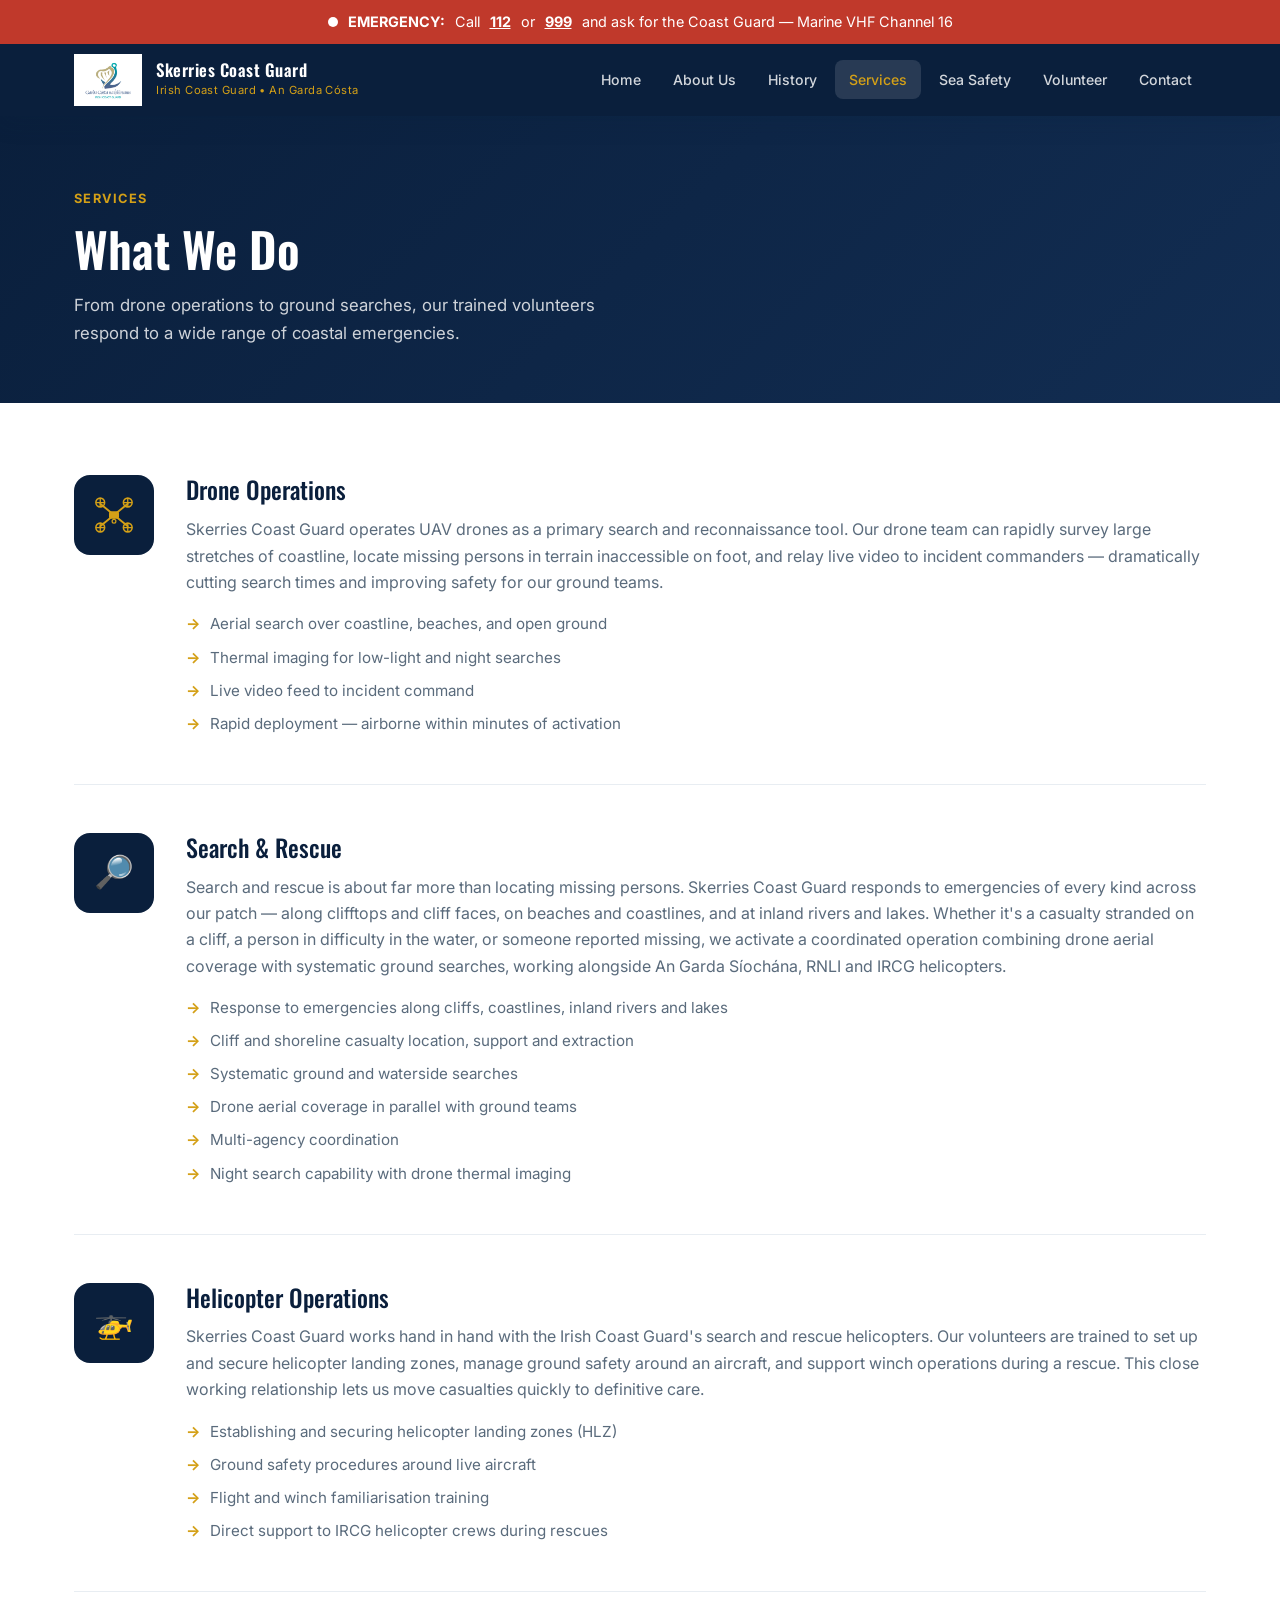
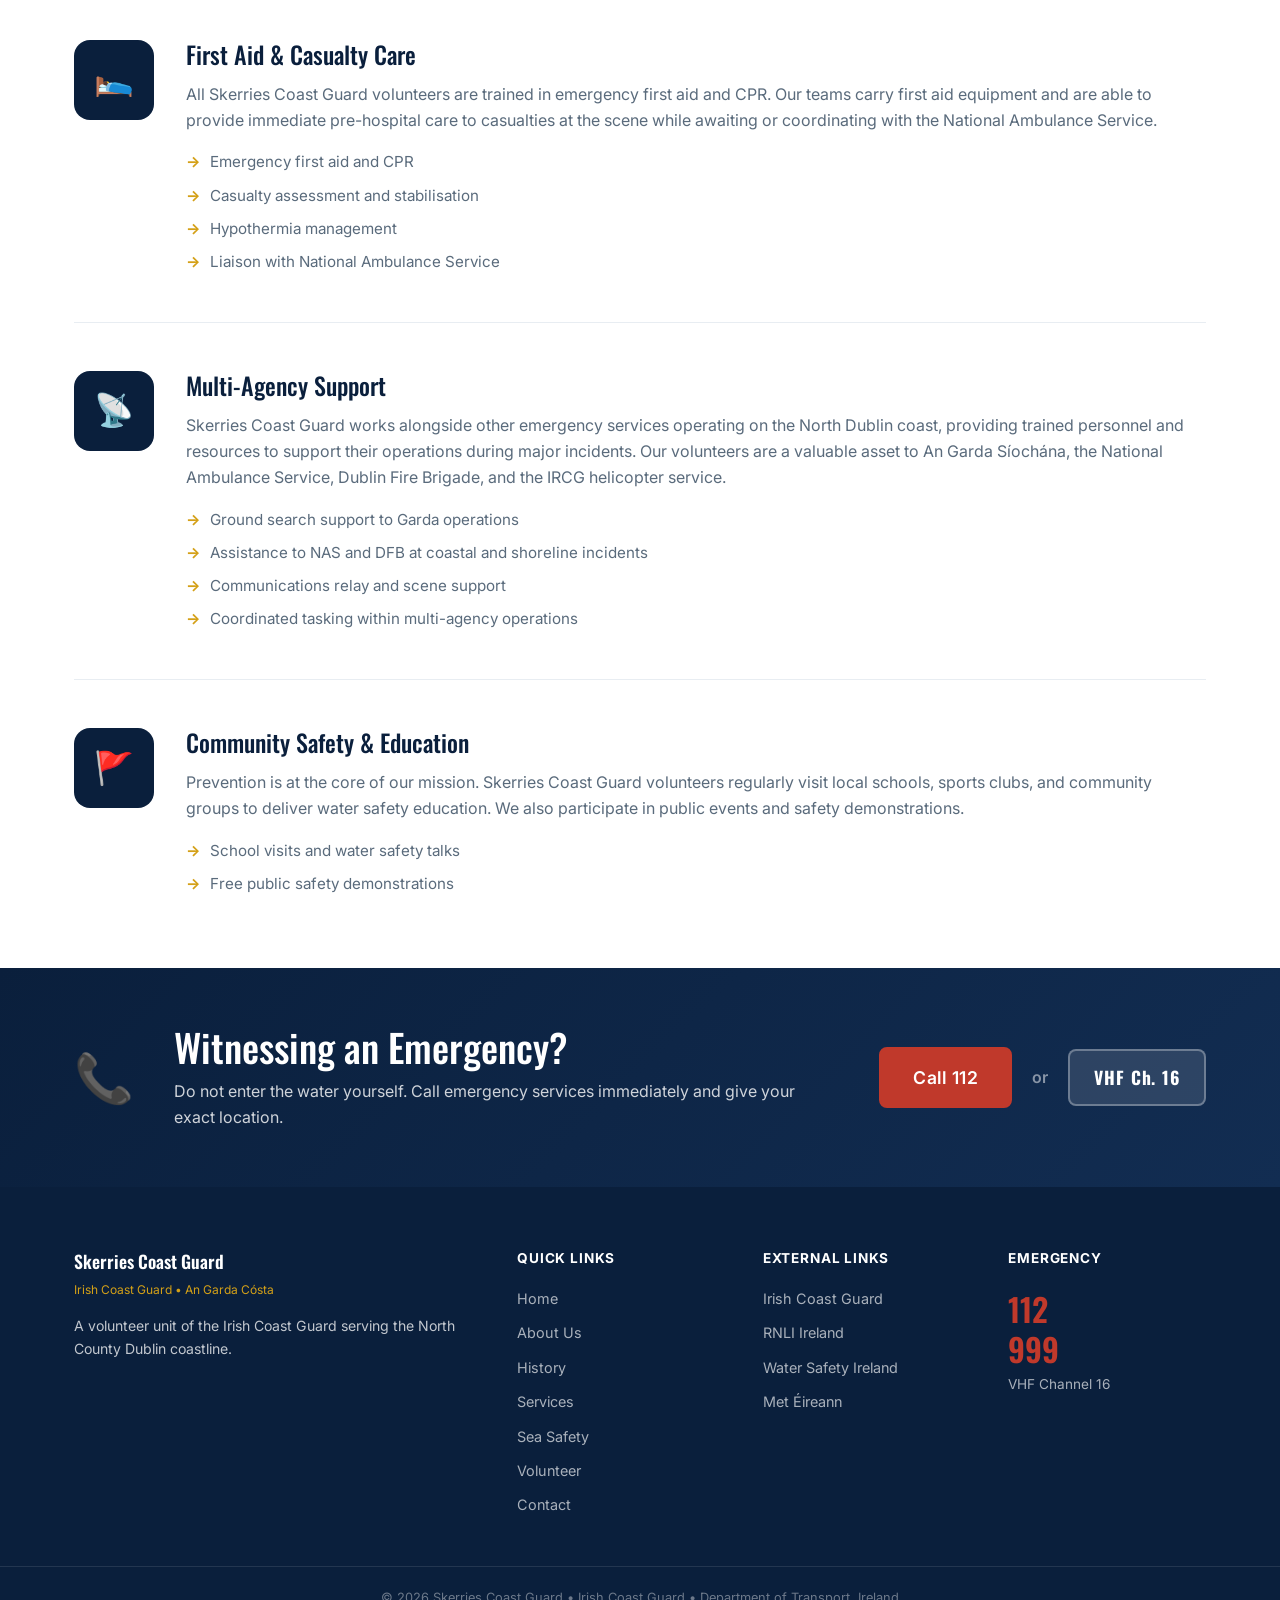
<file: services.html>
<!DOCTYPE html>
<html lang="en">
<head>
  <meta charset="UTF-8" />
  <meta name="viewport" content="width=device-width, initial-scale=1.0" />
  <link rel="icon" href="images/favicon.ico?v=1" sizes="any" />
  <link rel="icon" type="image/png" href="images/favicon.png?v=1" />
  <link rel="apple-touch-icon" href="images/favicon.png?v=1" />
  <title>Services | Skerries Coast Guard</title>
  <link rel="stylesheet" href="css/style.css?v=3" />
  <link href="https://fonts.googleapis.com/css2?family=Inter:wght@300;400;500;600;700&family=Oswald:wght@400;500;600&display=swap" rel="stylesheet" />
</head>
<body>

  <div class="emergency-banner">
    <span class="pulse-dot"></span>
    <strong>EMERGENCY:</strong> Call <a href="tel:112">112</a> or <a href="tel:999">999</a> and ask for the Coast Guard &mdash; Marine VHF Channel 16
  </div>

  <header class="site-header">
    <div class="container header-inner">
      <div class="brand">
        <div class="brand-logo">
          <img src="images/ircg-logo.png?v=2" alt="Irish Coast Guard logo" class="brand-logo-img" />
        </div>
        <div class="brand-text">
          <span class="brand-title">Skerries Coast Guard</span>
          <span class="brand-sub">Irish Coast Guard &bull; An Garda Cósta</span>
        </div>
      </div>
      <nav class="main-nav" id="main-nav">
        <a href="index.html">Home</a>
        <a href="about.html">About Us</a>
        <a href="history.html">History</a>
        <a href="services.html" class="active">Services</a>
        <a href="safety.html">Sea Safety</a>
        <a href="volunteer.html">Volunteer</a>
        <a href="contact.html">Contact</a>
      </nav>
      <button class="nav-toggle" id="nav-toggle" aria-label="Toggle navigation">
        <span></span><span></span><span></span>
      </button>
    </div>
  </header>

  <section class="page-hero">
    <div class="container">
      <span class="section-eyebrow">Services</span>
      <h1>What We Do</h1>
      <p>From drone operations to ground searches, our trained volunteers respond to a wide range of coastal emergencies.</p>
    </div>
  </section>

  <section class="section">
    <div class="container">
      <div class="service-list">

        <div class="service-item">
          <div class="service-icon-wrap">
            <svg class="service-icon" viewBox="0 0 64 64" fill="none" xmlns="http://www.w3.org/2000/svg" aria-label="Drone" role="img">
              <!-- Arms -->
              <line x1="32" y1="32" x2="10" y2="14" stroke="currentColor" stroke-width="3" stroke-linecap="round"/>
              <line x1="32" y1="32" x2="54" y2="14" stroke="currentColor" stroke-width="3" stroke-linecap="round"/>
              <line x1="32" y1="32" x2="10" y2="50" stroke="currentColor" stroke-width="3" stroke-linecap="round"/>
              <line x1="32" y1="32" x2="54" y2="50" stroke="currentColor" stroke-width="3" stroke-linecap="round"/>
              <!-- Rotor hubs -->
              <circle cx="10" cy="12" r="7" stroke="currentColor" stroke-width="2.5" fill="none"/>
              <circle cx="54" cy="12" r="7" stroke="currentColor" stroke-width="2.5" fill="none"/>
              <circle cx="10" cy="52" r="7" stroke="currentColor" stroke-width="2.5" fill="none"/>
              <circle cx="54" cy="52" r="7" stroke="currentColor" stroke-width="2.5" fill="none"/>
              <!-- Rotor blades (top-left) -->
              <line x1="4" y1="12" x2="16" y2="12" stroke="currentColor" stroke-width="2" stroke-linecap="round"/>
              <line x1="10" y1="6" x2="10" y2="18" stroke="currentColor" stroke-width="2" stroke-linecap="round"/>
              <!-- Rotor blades (top-right) -->
              <line x1="48" y1="12" x2="60" y2="12" stroke="currentColor" stroke-width="2" stroke-linecap="round"/>
              <line x1="54" y1="6" x2="54" y2="18" stroke="currentColor" stroke-width="2" stroke-linecap="round"/>
              <!-- Rotor blades (bottom-left) -->
              <line x1="4" y1="52" x2="16" y2="52" stroke="currentColor" stroke-width="2" stroke-linecap="round"/>
              <line x1="10" y1="46" x2="10" y2="58" stroke="currentColor" stroke-width="2" stroke-linecap="round"/>
              <!-- Rotor blades (bottom-right) -->
              <line x1="48" y1="52" x2="60" y2="52" stroke="currentColor" stroke-width="2" stroke-linecap="round"/>
              <line x1="54" y1="46" x2="54" y2="58" stroke="currentColor" stroke-width="2" stroke-linecap="round"/>
              <!-- Body -->
              <rect x="24" y="26" width="16" height="12" rx="3" fill="currentColor"/>
              <!-- Camera dome -->
              <circle cx="32" cy="42" r="3" stroke="currentColor" stroke-width="2" fill="none"/>
              <line x1="32" y1="38" x2="32" y2="39" stroke="currentColor" stroke-width="2" stroke-linecap="round"/>
            </svg>
          </div>
          <div class="service-content">
            <h2>Drone Operations</h2>
            <p>Skerries Coast Guard operates UAV drones as a primary search and reconnaissance tool. Our drone team can rapidly survey large stretches of coastline, locate missing persons in terrain inaccessible on foot, and relay live video to incident commanders — dramatically cutting search times and improving safety for our ground teams.</p>
            <ul class="service-points">
              <li>Aerial search over coastline, beaches, and open ground</li>
              <li>Thermal imaging for low-light and night searches</li>
              <li>Live video feed to incident command</li>
              <li>Rapid deployment — airborne within minutes of activation</li>
            </ul>
          </div>
        </div>

        <div class="service-item">
          <div class="service-icon-wrap">
            <span class="service-icon">&#128270;</span>
          </div>
          <div class="service-content">
            <h2>Search &amp; Rescue</h2>
            <p>Search and rescue is about far more than locating missing persons. Skerries Coast Guard responds to emergencies of every kind across our patch — along clifftops and cliff faces, on beaches and coastlines, and at inland rivers and lakes. Whether it's a casualty stranded on a cliff, a person in difficulty in the water, or someone reported missing, we activate a coordinated operation combining drone aerial coverage with systematic ground searches, working alongside An Garda Síochána, RNLI and IRCG helicopters.</p>
            <ul class="service-points">
              <li>Response to emergencies along cliffs, coastlines, inland rivers and lakes</li>
              <li>Cliff and shoreline casualty location, support and extraction</li>
              <li>Systematic ground and waterside searches</li>
              <li>Drone aerial coverage in parallel with ground teams</li>
              <li>Multi-agency coordination</li>
              <li>Night search capability with drone thermal imaging</li>
            </ul>
          </div>
        </div>

        <div class="service-item">
          <div class="service-icon-wrap">
            <span class="service-icon">&#128641;</span>
          </div>
          <div class="service-content">
            <h2>Helicopter Operations</h2>
            <p>Skerries Coast Guard works hand in hand with the Irish Coast Guard's search and rescue helicopters. Our volunteers are trained to set up and secure helicopter landing zones, manage ground safety around an aircraft, and support winch operations during a rescue. This close working relationship lets us move casualties quickly to definitive care.</p>
            <ul class="service-points">
              <li>Establishing and securing helicopter landing zones (HLZ)</li>
              <li>Ground safety procedures around live aircraft</li>
              <li>Flight and winch familiarisation training</li>
              <li>Direct support to IRCG helicopter crews during rescues</li>
            </ul>
          </div>
        </div>

        <div class="service-item">
          <div class="service-icon-wrap">
            <span class="service-icon">&#128716;</span>
          </div>
          <div class="service-content">
            <h2>First Aid &amp; Casualty Care</h2>
            <p>All Skerries Coast Guard volunteers are trained in emergency first aid and CPR. Our teams carry first aid equipment and are able to provide immediate pre-hospital care to casualties at the scene while awaiting or coordinating with the National Ambulance Service.</p>
            <ul class="service-points">
              <li>Emergency first aid and CPR</li>
              <li>Casualty assessment and stabilisation</li>
              <li>Hypothermia management</li>
              <li>Liaison with National Ambulance Service</li>
            </ul>
          </div>
        </div>

        <div class="service-item">
          <div class="service-icon-wrap">
            <span class="service-icon">&#128225;</span>
          </div>
          <div class="service-content">
            <h2>Multi-Agency Support</h2>
            <p>Skerries Coast Guard works alongside other emergency services operating on the North Dublin coast, providing trained personnel and resources to support their operations during major incidents. Our volunteers are a valuable asset to An Garda Síochána, the National Ambulance Service, Dublin Fire Brigade, and the IRCG helicopter service.</p>
            <ul class="service-points">
              <li>Ground search support to Garda operations</li>
              <li>Assistance to NAS and DFB at coastal and shoreline incidents</li>
              <li>Communications relay and scene support</li>
              <li>Coordinated tasking within multi-agency operations</li>
            </ul>
          </div>
        </div>

        <div class="service-item">
          <div class="service-icon-wrap">
            <span class="service-icon">&#128681;</span>
          </div>
          <div class="service-content">
            <h2>Community Safety &amp; Education</h2>
            <p>Prevention is at the core of our mission. Skerries Coast Guard volunteers regularly visit local schools, sports clubs, and community groups to deliver water safety education. We also participate in public events and safety demonstrations.</p>
            <ul class="service-points">
              <li>School visits and water safety talks</li>
              <li>Free public safety demonstrations</li>
            </ul>
          </div>
        </div>

      </div>
    </div>
  </section>

  <section class="cta-emergency">
    <div class="container cta-inner">
      <div class="cta-icon">&#128222;</div>
      <div class="cta-text">
        <h2>Witnessing an Emergency?</h2>
        <p>Do not enter the water yourself. Call emergency services immediately and give your exact location.</p>
      </div>
      <div class="cta-actions">
        <a href="tel:112" class="btn btn-danger">Call 112</a>
        <div class="cta-or">or</div>
        <div class="vhf-badge">VHF Ch. 16</div>
      </div>
    </div>
  </section>

  <footer class="site-footer">
    <div class="container footer-grid">
      <div class="footer-brand">
        <span class="footer-title">Skerries Coast Guard</span>
        <span class="footer-sub">Irish Coast Guard &bull; An Garda Cósta</span>
        <p class="footer-desc">A volunteer unit of the Irish Coast Guard serving the North County Dublin coastline.</p>
      </div>
      <div class="footer-links">
        <h4>Quick Links</h4>
        <ul>
          <li><a href="index.html">Home</a></li>
          <li><a href="about.html">About Us</a></li>
          <li><a href="history.html">History</a></li>
          <li><a href="services.html">Services</a></li>
          <li><a href="safety.html">Sea Safety</a></li>
          <li><a href="volunteer.html">Volunteer</a></li>
          <li><a href="contact.html">Contact</a></li>
        </ul>
      </div>
      <div class="footer-links">
        <h4>External Links</h4>
        <ul>
          <li><a href="https://www.gov.ie/coastguard" target="_blank" rel="noopener">Irish Coast Guard</a></li>
          <li><a href="https://www.rnli.org" target="_blank" rel="noopener">RNLI Ireland</a></li>
          <li><a href="https://www.watersafety.ie" target="_blank" rel="noopener">Water Safety Ireland</a></li>
          <li><a href="https://www.met.ie" target="_blank" rel="noopener">Met Éireann</a></li>
        </ul>
      </div>
      <div class="footer-emergency">
        <h4>Emergency</h4>
        <a href="tel:112" class="emergency-num">112</a>
        <a href="tel:999" class="emergency-num">999</a>
        <p>VHF Channel 16</p>
      </div>
    </div>
    <div class="footer-bottom">
      <div class="container">
        <p>&copy; 2026 Skerries Coast Guard &bull; Irish Coast Guard &bull; Department of Transport, Ireland</p>
      </div>
    </div>
  </footer>

  <script src="js/main.js?v=2"></script>
</body>
</html>
</file>
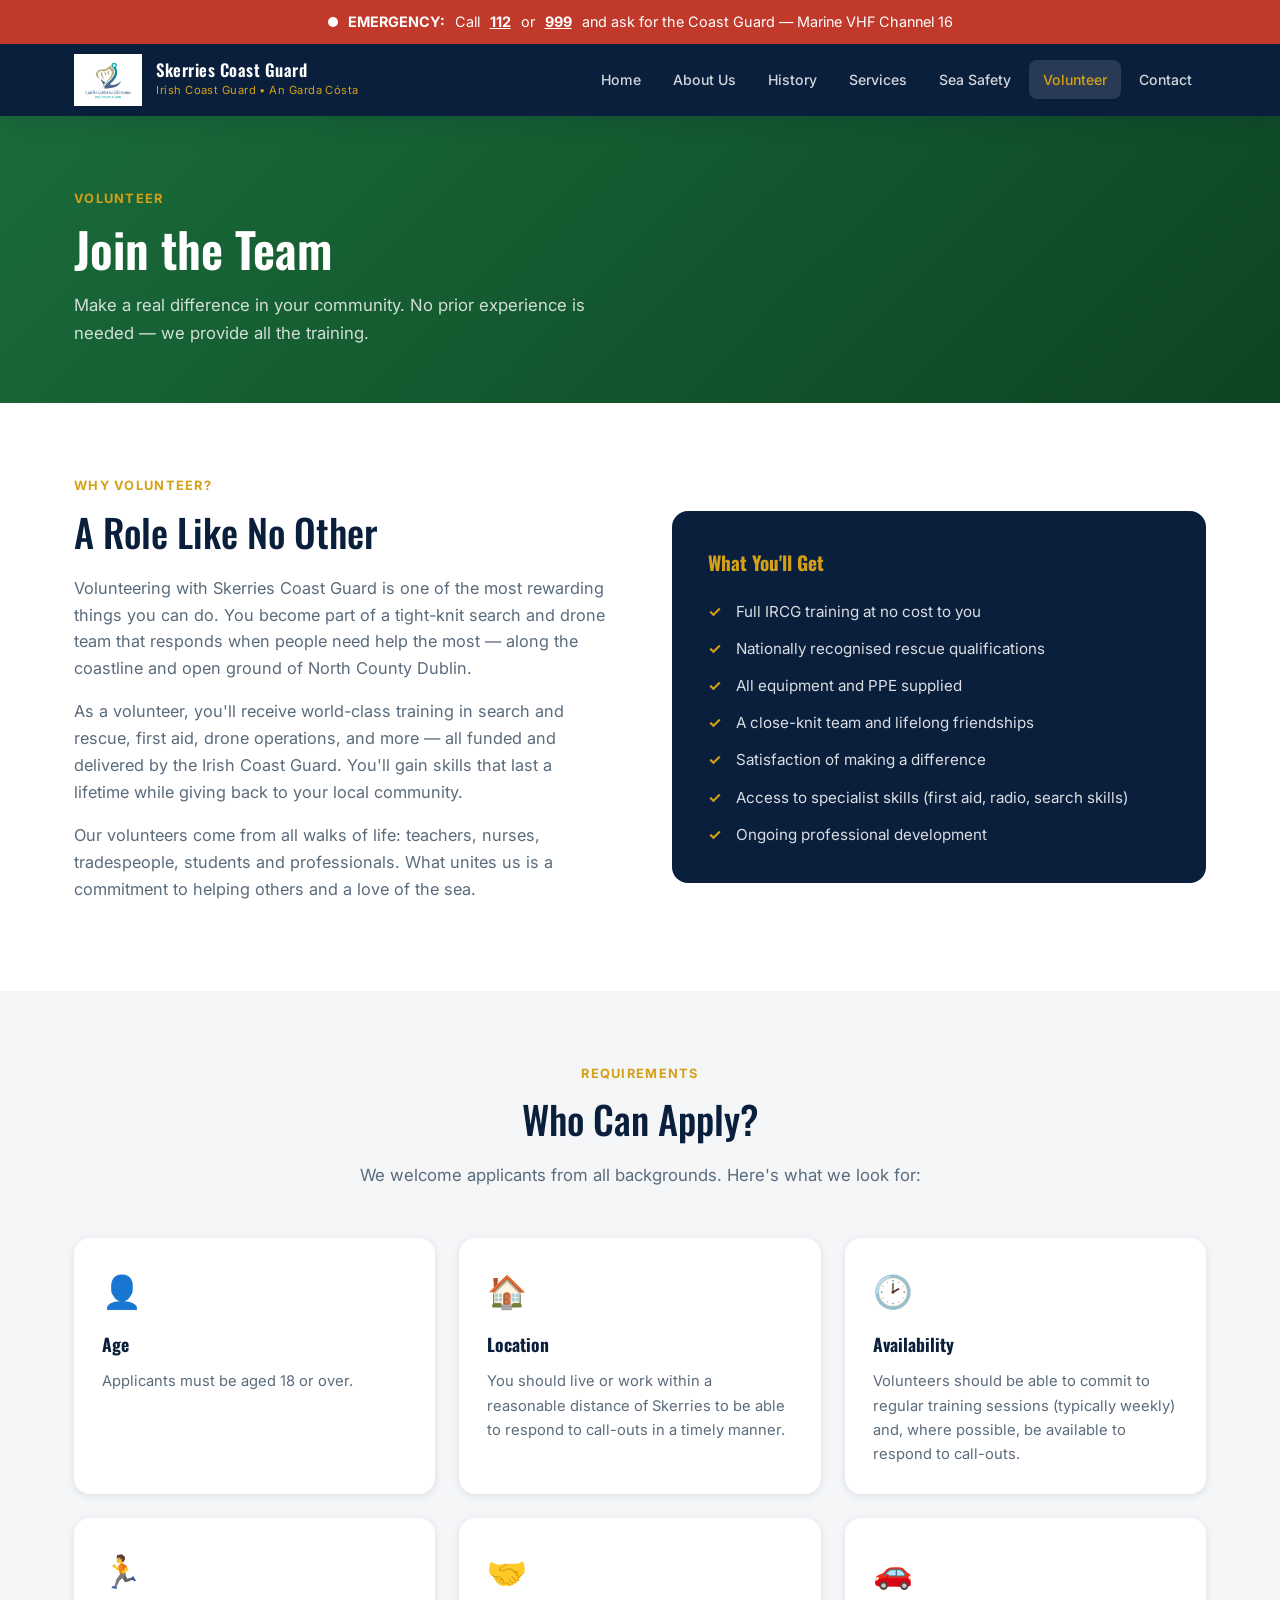
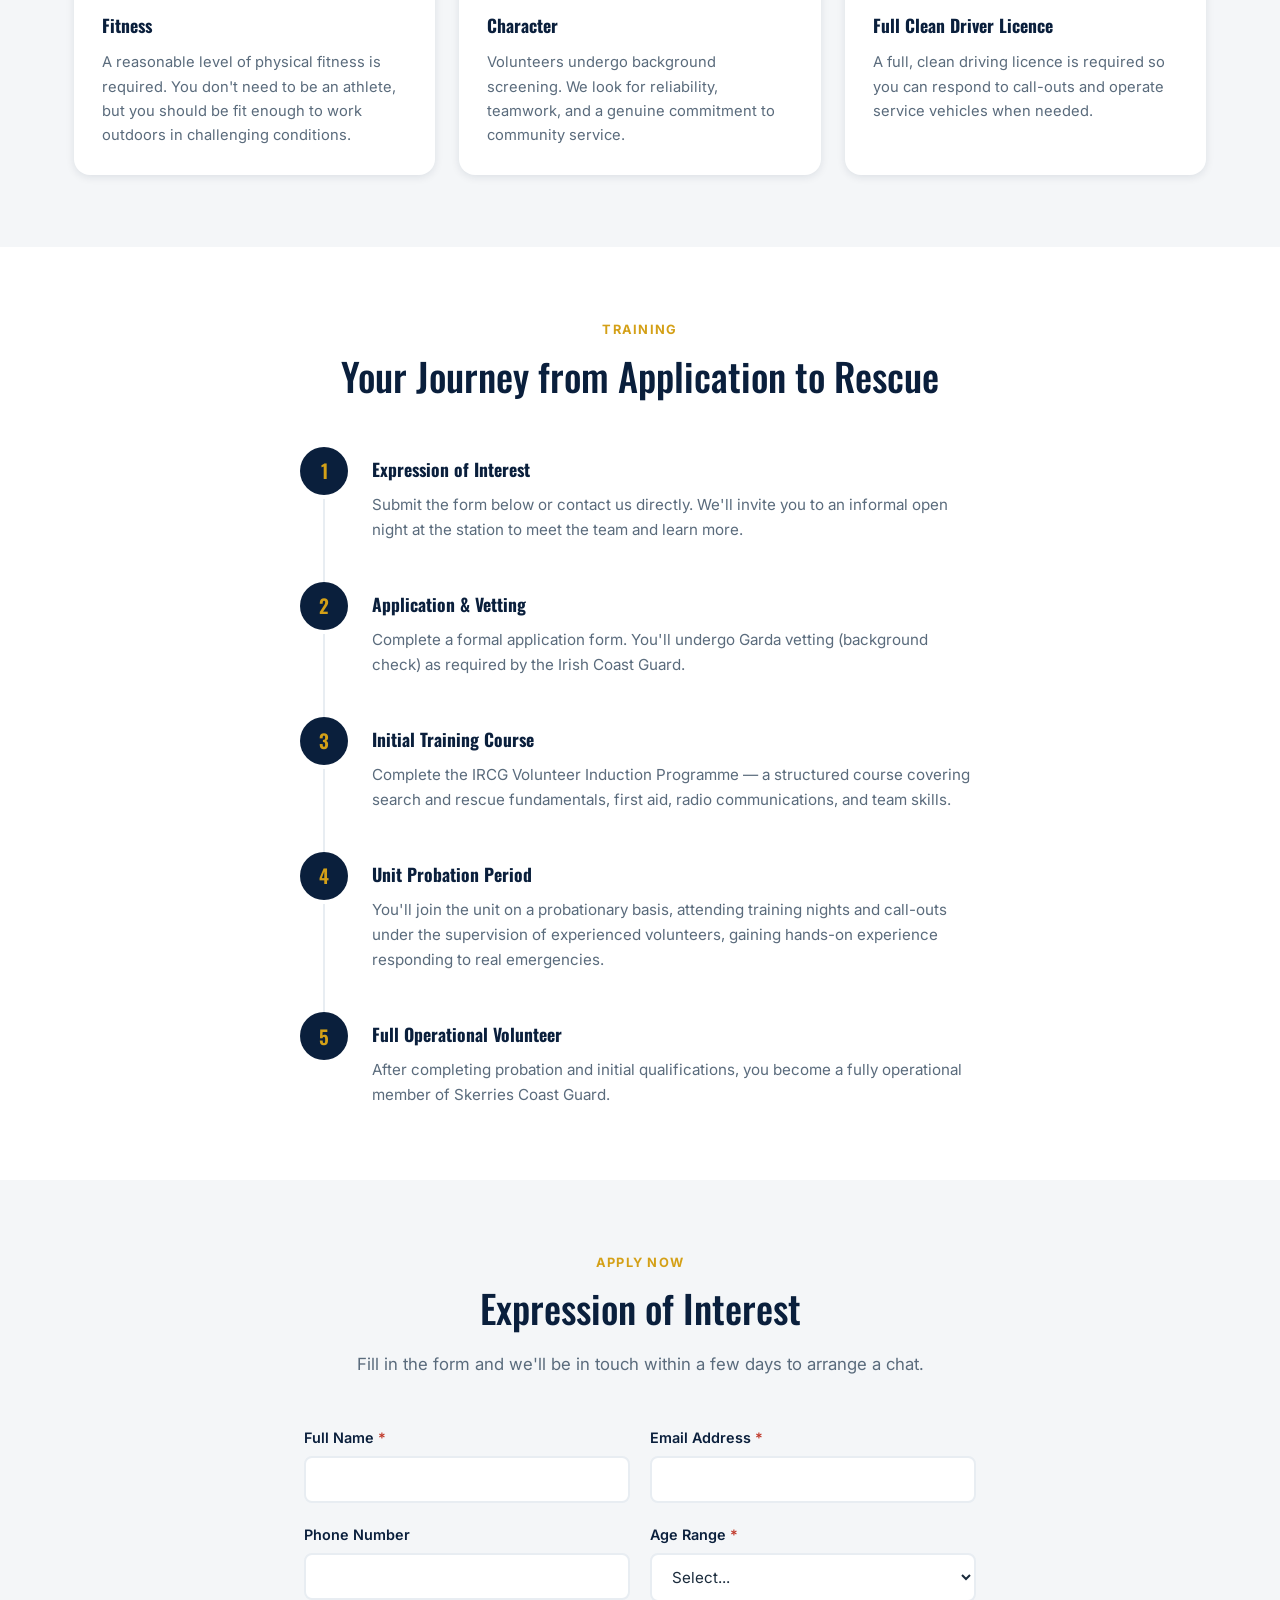
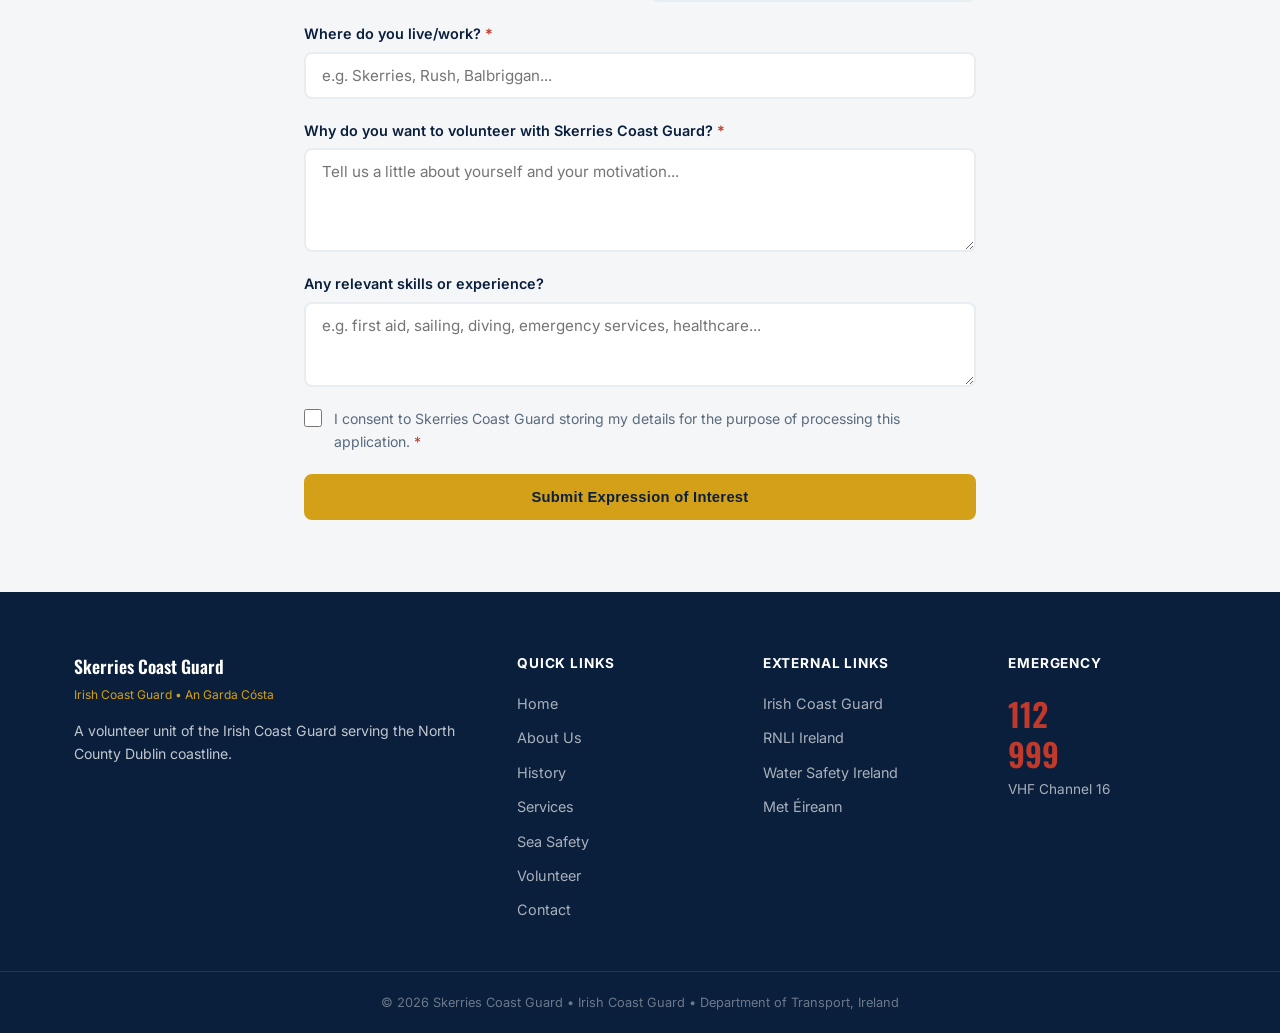
<file: volunteer.html>
<!DOCTYPE html>
<html lang="en">
<head>
  <meta charset="UTF-8" />
  <meta name="viewport" content="width=device-width, initial-scale=1.0" />
  <link rel="icon" href="images/favicon.ico?v=1" sizes="any" />
  <link rel="icon" type="image/png" href="images/favicon.png?v=1" />
  <link rel="apple-touch-icon" href="images/favicon.png?v=1" />
  <title>Volunteer | Skerries Coast Guard</title>
  <link rel="stylesheet" href="css/style.css?v=3" />
  <link href="https://fonts.googleapis.com/css2?family=Inter:wght@300;400;500;600;700&family=Oswald:wght@400;500;600&display=swap" rel="stylesheet" />
</head>
<body>

  <div class="emergency-banner">
    <span class="pulse-dot"></span>
    <strong>EMERGENCY:</strong> Call <a href="tel:112">112</a> or <a href="tel:999">999</a> and ask for the Coast Guard &mdash; Marine VHF Channel 16
  </div>

  <header class="site-header">
    <div class="container header-inner">
      <div class="brand">
        <div class="brand-logo">
          <img src="images/ircg-logo.png?v=2" alt="Irish Coast Guard logo" class="brand-logo-img" />
        </div>
        <div class="brand-text">
          <span class="brand-title">Skerries Coast Guard</span>
          <span class="brand-sub">Irish Coast Guard &bull; An Garda Cósta</span>
        </div>
      </div>
      <nav class="main-nav" id="main-nav">
        <a href="index.html">Home</a>
        <a href="about.html">About Us</a>
        <a href="history.html">History</a>
        <a href="services.html">Services</a>
        <a href="safety.html">Sea Safety</a>
        <a href="volunteer.html" class="active">Volunteer</a>
        <a href="contact.html">Contact</a>
      </nav>
      <button class="nav-toggle" id="nav-toggle" aria-label="Toggle navigation">
        <span></span><span></span><span></span>
      </button>
    </div>
  </header>

  <section class="page-hero page-hero--green">
    <div class="container">
      <span class="section-eyebrow">Volunteer</span>
      <h1>Join the Team</h1>
      <p>Make a real difference in your community. No prior experience is needed — we provide all the training.</p>
    </div>
  </section>

  <!-- WHY VOLUNTEER -->
  <section class="section">
    <div class="container two-col">
      <div class="col-text">
        <span class="section-eyebrow">Why Volunteer?</span>
        <h2>A Role Like No Other</h2>
        <p>Volunteering with Skerries Coast Guard is one of the most rewarding things you can do. You become part of a tight-knit search and drone team that responds when people need help the most — along the coastline and open ground of North County Dublin.</p>
        <p>As a volunteer, you'll receive world-class training in search and rescue, first aid, drone operations, and more — all funded and delivered by the Irish Coast Guard. You'll gain skills that last a lifetime while giving back to your local community.</p>
        <p>Our volunteers come from all walks of life: teachers, nurses, tradespeople, students and professionals. What unites us is a commitment to helping others and a love of the sea.</p>
      </div>
      <div class="col-visual">
        <div class="checklist-card">
          <h3>What You'll Get</h3>
          <ul class="checklist">
            <li>Full IRCG training at no cost to you</li>
            <li>Nationally recognised rescue qualifications</li>
            <li>All equipment and PPE supplied</li>
            <li>A close-knit team and lifelong friendships</li>
            <li>Satisfaction of making a difference</li>
            <li>Access to specialist skills (first aid, radio, search skills)</li>
            <li>Ongoing professional development</li>
          </ul>
        </div>
      </div>
    </div>
  </section>

  <!-- REQUIREMENTS -->
  <section class="section bg-light">
    <div class="container">
      <div class="section-header centered">
        <span class="section-eyebrow">Requirements</span>
        <h2>Who Can Apply?</h2>
        <p class="section-desc">We welcome applicants from all backgrounds. Here's what we look for:</p>
      </div>
      <div class="three-col">
        <div class="info-card">
          <div class="info-icon">&#128100;</div>
          <h3>Age</h3>
          <p>Applicants must be aged 18 or over.</p>
        </div>
        <div class="info-card">
          <div class="info-icon">&#127968;</div>
          <h3>Location</h3>
          <p>You should live or work within a reasonable distance of Skerries to be able to respond to call-outs in a timely manner.</p>
        </div>
        <div class="info-card">
          <div class="info-icon">&#128337;</div>
          <h3>Availability</h3>
          <p>Volunteers should be able to commit to regular training sessions (typically weekly) and, where possible, be available to respond to call-outs.</p>
        </div>
        <div class="info-card">
          <div class="info-icon">&#127939;</div>
          <h3>Fitness</h3>
          <p>A reasonable level of physical fitness is required. You don't need to be an athlete, but you should be fit enough to work outdoors in challenging conditions.</p>
        </div>
        <div class="info-card">
          <div class="info-icon">&#129309;</div>
          <h3>Character</h3>
          <p>Volunteers undergo background screening. We look for reliability, teamwork, and a genuine commitment to community service.</p>
        </div>
        <div class="info-card">
          <div class="info-icon">&#128663;</div>
          <h3>Full Clean Driver Licence</h3>
          <p>A full, clean driving licence is required so you can respond to call-outs and operate service vehicles when needed.</p>
        </div>
      </div>
    </div>
  </section>

  <!-- TRAINING PATHWAY -->
  <section class="section">
    <div class="container">
      <div class="section-header centered">
        <span class="section-eyebrow">Training</span>
        <h2>Your Journey from Application to Rescue</h2>
      </div>
      <div class="timeline">
        <div class="timeline-item">
          <div class="timeline-num">1</div>
          <div class="timeline-content">
            <h3>Expression of Interest</h3>
            <p>Submit the form below or contact us directly. We'll invite you to an informal open night at the station to meet the team and learn more.</p>
          </div>
        </div>
        <div class="timeline-item">
          <div class="timeline-num">2</div>
          <div class="timeline-content">
            <h3>Application &amp; Vetting</h3>
            <p>Complete a formal application form. You'll undergo Garda vetting (background check) as required by the Irish Coast Guard.</p>
          </div>
        </div>
        <div class="timeline-item">
          <div class="timeline-num">3</div>
          <div class="timeline-content">
            <h3>Initial Training Course</h3>
            <p>Complete the IRCG Volunteer Induction Programme — a structured course covering search and rescue fundamentals, first aid, radio communications, and team skills.</p>
          </div>
        </div>
        <div class="timeline-item">
          <div class="timeline-num">4</div>
          <div class="timeline-content">
            <h3>Unit Probation Period</h3>
            <p>You'll join the unit on a probationary basis, attending training nights and call-outs under the supervision of experienced volunteers, gaining hands-on experience responding to real emergencies.</p>
          </div>
        </div>
        <div class="timeline-item">
          <div class="timeline-num">5</div>
          <div class="timeline-content">
            <h3>Full Operational Volunteer</h3>
            <p>After completing probation and initial qualifications, you become a fully operational member of Skerries Coast Guard.</p>
          </div>
        </div>
      </div>
    </div>
  </section>

  <!-- EXPRESSION OF INTEREST FORM -->
  <section class="section bg-light" id="apply">
    <div class="container form-container">
      <div class="section-header centered">
        <span class="section-eyebrow">Apply Now</span>
        <h2>Expression of Interest</h2>
        <p class="section-desc">Fill in the form and we'll be in touch within a few days to arrange a chat.</p>
      </div>
      <form class="volunteer-form" id="volunteer-form" action="https://api.web3forms.com/submit" method="POST" novalidate>
        <!-- Web3Forms config -->
        <input type="hidden" name="access_key" value="a7fff557-4d79-4138-aae0-b247c12f7c71" />
        <input type="hidden" name="subject" value="New volunteer expression of interest — Skerries Coast Guard website" />
        <input type="hidden" name="from_name" value="Skerries Coast Guard Website" />
        <!-- Honeypot spam trap (hidden from users) -->
        <input type="checkbox" name="botcheck" tabindex="-1" autocomplete="off" aria-hidden="true" style="display:none !important;" />
        <div class="form-row">
          <div class="form-group">
            <label for="v-name">Full Name <span class="required">*</span></label>
            <input type="text" id="v-name" name="name" required autocomplete="name" />
          </div>
          <div class="form-group">
            <label for="v-email">Email Address <span class="required">*</span></label>
            <input type="email" id="v-email" name="email" required autocomplete="email" />
          </div>
        </div>
        <div class="form-row">
          <div class="form-group">
            <label for="v-phone">Phone Number</label>
            <input type="tel" id="v-phone" name="phone" autocomplete="tel" />
          </div>
          <div class="form-group">
            <label for="v-age">Age Range <span class="required">*</span></label>
            <select id="v-age" name="age" required>
              <option value="">Select...</option>
              <option value="18-25">18–25</option>
              <option value="26-35">26–35</option>
              <option value="36-50">36–50</option>
              <option value="51+">51+</option>
            </select>
          </div>
        </div>
        <div class="form-group">
          <label for="v-location">Where do you live/work? <span class="required">*</span></label>
          <input type="text" id="v-location" name="location" required placeholder="e.g. Skerries, Rush, Balbriggan..." />
        </div>
        <div class="form-group">
          <label for="v-why">Why do you want to volunteer with Skerries Coast Guard? <span class="required">*</span></label>
          <textarea id="v-why" name="why" rows="4" required placeholder="Tell us a little about yourself and your motivation..."></textarea>
        </div>
        <div class="form-group">
          <label for="v-skills">Any relevant skills or experience?</label>
          <textarea id="v-skills" name="skills" rows="3" placeholder="e.g. first aid, sailing, diving, emergency services, healthcare..."></textarea>
        </div>
        <div class="form-check">
          <input type="checkbox" id="v-consent" name="consent" required />
          <label for="v-consent">I consent to Skerries Coast Guard storing my details for the purpose of processing this application. <span class="required">*</span></label>
        </div>
        <button type="submit" class="btn btn-primary btn-full">Submit Expression of Interest</button>
      </form>
    </div>
  </section>

  <footer class="site-footer">
    <div class="container footer-grid">
      <div class="footer-brand">
        <span class="footer-title">Skerries Coast Guard</span>
        <span class="footer-sub">Irish Coast Guard &bull; An Garda Cósta</span>
        <p class="footer-desc">A volunteer unit of the Irish Coast Guard serving the North County Dublin coastline.</p>
      </div>
      <div class="footer-links">
        <h4>Quick Links</h4>
        <ul>
          <li><a href="index.html">Home</a></li>
          <li><a href="about.html">About Us</a></li>
          <li><a href="history.html">History</a></li>
          <li><a href="services.html">Services</a></li>
          <li><a href="safety.html">Sea Safety</a></li>
          <li><a href="volunteer.html">Volunteer</a></li>
          <li><a href="contact.html">Contact</a></li>
        </ul>
      </div>
      <div class="footer-links">
        <h4>External Links</h4>
        <ul>
          <li><a href="https://www.gov.ie/coastguard" target="_blank" rel="noopener">Irish Coast Guard</a></li>
          <li><a href="https://www.rnli.org" target="_blank" rel="noopener">RNLI Ireland</a></li>
          <li><a href="https://www.watersafety.ie" target="_blank" rel="noopener">Water Safety Ireland</a></li>
          <li><a href="https://www.met.ie" target="_blank" rel="noopener">Met Éireann</a></li>
        </ul>
      </div>
      <div class="footer-emergency">
        <h4>Emergency</h4>
        <a href="tel:112" class="emergency-num">112</a>
        <a href="tel:999" class="emergency-num">999</a>
        <p>VHF Channel 16</p>
      </div>
    </div>
    <div class="footer-bottom">
      <div class="container">
        <p>&copy; 2026 Skerries Coast Guard &bull; Irish Coast Guard &bull; Department of Transport, Ireland</p>
      </div>
    </div>
  </footer>

  <script src="js/main.js?v=2"></script>
</body>
</html>
</file>
<file: css/style.css>
/* =============================================
   SKERRIES COAST GUARD — STYLESHEET
   ============================================= */

:root {
  --navy: #0a1f3c;
  --navy-mid: #122d52;
  --navy-light: #1e4278;
  --gold: #D4A017;
  --gold-light: #e8b830;
  --red: #c0392b;
  --red-dark: #a93226;
  --green: #1a6b3a;
  --green-light: #21874a;
  --white: #ffffff;
  --off-white: #f4f6f8;
  --light-gray: #e8edf2;
  --mid-gray: #8a9bb0;
  --text: #1a2b3c;
  --text-muted: #5a6b7c;
  --shadow-sm: 0 2px 8px rgba(10,31,60,.1);
  --shadow-md: 0 6px 24px rgba(10,31,60,.15);
  --shadow-lg: 0 12px 48px rgba(10,31,60,.2);
  --radius: 8px;
  --radius-lg: 16px;
  --transition: 0.2s ease;
}

*, *::before, *::after { box-sizing: border-box; margin: 0; padding: 0; }

html { scroll-behavior: smooth; }

body {
  font-family: 'Inter', system-ui, sans-serif;
  color: var(--text);
  background: var(--white);
  line-height: 1.65;
  font-size: 16px;
}

img { max-width: 100%; display: block; }
a { color: var(--navy-light); text-decoration: none; transition: color var(--transition); }
a:hover { color: var(--gold); }

.container {
  max-width: 1180px;
  margin: 0 auto;
  padding: 0 24px;
}

.section { padding: 72px 0; }
.bg-light { background: var(--off-white); }

/* ---- EMERGENCY BANNER ---- */
.emergency-banner {
  background: var(--red);
  color: white;
  text-align: center;
  padding: 10px 24px;
  font-size: 0.9rem;
  display: flex;
  align-items: center;
  justify-content: center;
  gap: 10px;
  position: sticky;
  top: 0;
  z-index: 1000;
}
.emergency-banner a { color: white; font-weight: 700; text-decoration: underline; }
.emergency-banner a:hover { color: var(--gold-light); }

.pulse-dot {
  width: 10px; height: 10px;
  background: white;
  border-radius: 50%;
  display: inline-block;
  animation: pulse 1.5s infinite;
  flex-shrink: 0;
}
@keyframes pulse {
  0%, 100% { opacity: 1; transform: scale(1); }
  50% { opacity: 0.5; transform: scale(1.3); }
}

/* ---- HEADER / NAV ---- */
.site-header {
  background: var(--navy);
  position: sticky;
  top: 40px;
  z-index: 900;
  box-shadow: var(--shadow-md);
}

.header-inner {
  display: flex;
  align-items: center;
  justify-content: space-between;
  height: 72px;
  gap: 24px;
}

.brand {
  display: flex;
  align-items: center;
  gap: 14px;
  text-decoration: none;
  flex-shrink: 0;
}
.brand-logo { flex-shrink: 0; }
.brand-logo-img { height: 52px; width: auto; display: block; }
.brand-text { display: flex; flex-direction: column; }
.brand-title {
  font-family: 'Oswald', sans-serif;
  color: white;
  font-size: 1.05rem;
  font-weight: 600;
  letter-spacing: 0.03em;
  line-height: 1.2;
}
.brand-sub {
  color: var(--gold);
  font-size: 0.7rem;
  letter-spacing: 0.04em;
  font-weight: 400;
}

.main-nav {
  display: flex;
  align-items: center;
  gap: 4px;
}
.main-nav a {
  color: rgba(255,255,255,0.82);
  font-size: 0.88rem;
  font-weight: 500;
  padding: 8px 14px;
  border-radius: var(--radius);
  transition: background var(--transition), color var(--transition);
}
.main-nav a:hover,
.main-nav a.active {
  background: rgba(255,255,255,0.12);
  color: white;
}
.main-nav a.active { color: var(--gold); }

.nav-toggle {
  display: none;
  flex-direction: column;
  gap: 5px;
  background: none;
  border: none;
  cursor: pointer;
  padding: 8px;
}
.nav-toggle span {
  display: block;
  width: 24px;
  height: 2px;
  background: white;
  border-radius: 2px;
  transition: transform var(--transition), opacity var(--transition);
}

/* ---- HERO ---- */
.hero {
  position: relative;
  min-height: 560px;
  display: flex;
  align-items: center;
  overflow: hidden;
  background: var(--navy);
}
.hero-bg {
  position: absolute;
  inset: 0;
  background:
    radial-gradient(ellipse at 70% 50%, rgba(30,66,120,0.8) 0%, transparent 60%),
    linear-gradient(135deg, #0a1f3c 0%, #122d52 40%, #1a3a6e 100%);
}
.hero-overlay {
  position: absolute;
  inset: 0;
  background: url("data:image/svg+xml,%3Csvg width='60' height='60' viewBox='0 0 60 60' xmlns='http://www.w3.org/2000/svg'%3E%3Cg fill='none' fill-rule='evenodd'%3E%3Cg fill='%23ffffff' fill-opacity='0.03'%3E%3Cpath d='M36 34v-4h-2v4h-4v2h4v4h2v-4h4v-2h-4zm0-30V0h-2v4h-4v2h4v4h2V6h4V4h-4zM6 34v-4H4v4H0v2h4v4h2v-4h4v-2H6zM6 4V0H4v4H0v2h4v4h2V6h4V4H6z'/%3E%3C/g%3E%3C/g%3E%3C/svg%3E");
}

.hero-content {
  position: relative;
  z-index: 2;
  padding: 80px 24px 100px;
  max-width: 660px;
}
.hero-badge {
  display: inline-block;
  background: rgba(212,160,23,0.2);
  border: 1px solid var(--gold);
  color: var(--gold);
  font-size: 0.8rem;
  font-weight: 600;
  letter-spacing: 0.08em;
  text-transform: uppercase;
  padding: 6px 16px;
  border-radius: 100px;
  margin-bottom: 24px;
}
.hero h1 {
  font-family: 'Oswald', sans-serif;
  color: white;
  font-size: clamp(2.5rem, 6vw, 4rem);
  font-weight: 600;
  line-height: 1.1;
  margin-bottom: 20px;
}
.hero h1 .accent { color: var(--gold); }
.hero-sub {
  color: rgba(255,255,255,0.8);
  font-size: 1.1rem;
  max-width: 520px;
  margin-bottom: 36px;
}
.hero-actions { display: flex; gap: 16px; flex-wrap: wrap; }

.hero-waves {
  position: absolute;
  bottom: 0; left: 0; right: 0;
  z-index: 3;
  pointer-events: none;
}
.hero-waves svg { width: 100%; height: 60px; display: block; }

/* ---- BUTTONS ---- */
.btn {
  display: inline-flex;
  align-items: center;
  justify-content: center;
  padding: 13px 28px;
  border-radius: var(--radius);
  font-weight: 600;
  font-size: 0.92rem;
  letter-spacing: 0.02em;
  border: 2px solid transparent;
  cursor: pointer;
  transition: all var(--transition);
  text-decoration: none;
}
.btn-primary {
  background: var(--gold);
  color: var(--navy);
  border-color: var(--gold);
}
.btn-primary:hover {
  background: var(--gold-light);
  border-color: var(--gold-light);
  color: var(--navy);
  transform: translateY(-1px);
  box-shadow: 0 4px 16px rgba(212,160,23,0.4);
}
.btn-outline {
  background: transparent;
  color: white;
  border-color: rgba(255,255,255,0.5);
}
.btn-outline:hover {
  background: rgba(255,255,255,0.1);
  border-color: white;
  color: white;
}
.btn-secondary {
  background: var(--navy);
  color: white;
  border-color: var(--navy);
}
.btn-secondary:hover {
  background: var(--navy-light);
  border-color: var(--navy-light);
  color: white;
  transform: translateY(-1px);
}
.btn-danger {
  background: var(--red);
  color: white;
  border-color: var(--red);
  font-size: 1.1rem;
  padding: 14px 32px;
}
.btn-danger:hover {
  background: var(--red-dark);
  border-color: var(--red-dark);
  color: white;
  transform: translateY(-1px);
}
.btn-white {
  background: white;
  color: var(--navy);
  border-color: white;
}
.btn-white:hover {
  background: var(--off-white);
  color: var(--navy);
  transform: translateY(-1px);
}
.btn-full { width: 100%; }

/* ---- STATS BAR ---- */
.stats-bar {
  background: var(--navy);
  padding: 0;
}
.stats-grid {
  display: grid;
  grid-template-columns: repeat(4, 1fr);
  divide-x: 1px solid rgba(255,255,255,0.1);
}
.stat {
  display: flex;
  flex-direction: column;
  align-items: center;
  padding: 32px 24px;
  border-right: 1px solid rgba(255,255,255,0.1);
  gap: 6px;
}
.stat:last-child { border-right: none; }
.stat-number {
  font-family: 'Oswald', sans-serif;
  font-size: 2.4rem;
  font-weight: 600;
  color: var(--gold);
  line-height: 1;
}
.stat-label {
  color: rgba(255,255,255,0.7);
  font-size: 0.85rem;
  font-weight: 500;
  text-align: center;
}

/* ---- SECTION HEADERS ---- */
.section-eyebrow {
  display: block;
  font-size: 0.8rem;
  font-weight: 700;
  letter-spacing: 0.1em;
  text-transform: uppercase;
  color: var(--gold);
  margin-bottom: 12px;
}
.section-header { margin-bottom: 48px; }
.section-header.centered { text-align: center; }
.section-desc {
  color: var(--text-muted);
  max-width: 600px;
  margin: 16px auto 0;
  font-size: 1.05rem;
}

h2 {
  font-family: 'Oswald', sans-serif;
  font-size: clamp(1.7rem, 3.5vw, 2.4rem);
  font-weight: 500;
  color: var(--navy);
  line-height: 1.2;
  margin-bottom: 20px;
}

/* ---- TWO COL ---- */
.two-col {
  display: grid;
  grid-template-columns: 1fr 1fr;
  gap: 64px;
  align-items: center;
}
.col-text p {
  color: var(--text-muted);
  margin-bottom: 16px;
  font-size: 1.02rem;
}
.col-text .btn { margin-top: 12px; }

/* ---- FEATURE CARDS ---- */
.feature-card-stack { display: flex; flex-direction: column; gap: 20px; }
.feature-card {
  background: var(--off-white);
  border-left: 4px solid var(--gold);
  padding: 24px;
  border-radius: 0 var(--radius) var(--radius) 0;
  transition: transform var(--transition), box-shadow var(--transition);
}
.feature-card:hover {
  transform: translateX(4px);
  box-shadow: var(--shadow-sm);
}
.feature-icon { font-size: 1.8rem; margin-bottom: 12px; display: block; }
.feature-card h3 {
  font-family: 'Oswald', sans-serif;
  font-size: 1.1rem;
  color: var(--navy);
  margin-bottom: 8px;
}
.feature-card p { color: var(--text-muted); font-size: 0.92rem; }

/* ---- EMERGENCY CTA ---- */
.cta-emergency {
  background: linear-gradient(135deg, var(--navy) 0%, var(--navy-mid) 100%);
  padding: 56px 0;
}
.cta-inner {
  display: flex;
  align-items: center;
  gap: 40px;
  flex-wrap: wrap;
}
.cta-icon { font-size: 3rem; flex-shrink: 0; }
.cta-text { flex: 1; min-width: 240px; }
.cta-text h2 { color: white; margin-bottom: 8px; }
.cta-text p { color: rgba(255,255,255,0.8); font-size: 1rem; }
.cta-actions {
  display: flex;
  align-items: center;
  gap: 20px;
  flex-shrink: 0;
}
.cta-or { color: rgba(255,255,255,0.5); font-weight: 600; }
.vhf-badge {
  background: rgba(255,255,255,0.12);
  border: 2px solid rgba(255,255,255,0.3);
  color: white;
  padding: 12px 24px;
  border-radius: var(--radius);
  font-weight: 700;
  font-family: 'Oswald', sans-serif;
  font-size: 1.1rem;
  letter-spacing: 0.05em;
}

/* ---- NEWS ---- */
.news-grid {
  display: grid;
  grid-template-columns: 1fr 1fr 1fr;
  gap: 24px;
}
.news-card {
  background: var(--off-white);
  padding: 28px;
  border-radius: var(--radius-lg);
  border-top: 4px solid var(--light-gray);
  transition: box-shadow var(--transition), transform var(--transition);
}
.news-card:hover {
  box-shadow: var(--shadow-md);
  transform: translateY(-3px);
}
.news-card.featured { border-top-color: var(--gold); background: white; }
.news-date {
  font-size: 0.78rem;
  font-weight: 700;
  text-transform: uppercase;
  letter-spacing: 0.08em;
  color: var(--gold);
  margin-bottom: 10px;
}
.news-card h3 {
  font-family: 'Oswald', sans-serif;
  font-size: 1.15rem;
  color: var(--navy);
  margin-bottom: 12px;
  line-height: 1.3;
}
.news-card p { color: var(--text-muted); font-size: 0.92rem; margin-bottom: 16px; }
.news-link {
  color: var(--navy-light);
  font-weight: 600;
  font-size: 0.9rem;
}
.news-link:hover { color: var(--gold); }

/* ---- VOLUNTEER STRIP ---- */
.volunteer-strip {
  background: linear-gradient(135deg, var(--green) 0%, var(--green-light) 100%);
  padding: 64px 0;
}
.volunteer-inner { text-align: center; }
.volunteer-inner h2 {
  color: white;
  font-size: clamp(1.5rem, 3vw, 2.2rem);
  margin-bottom: 16px;
}
.volunteer-inner p {
  color: rgba(255,255,255,0.85);
  max-width: 500px;
  margin: 0 auto 32px;
  font-size: 1.05rem;
}

/* ---- AWARD HIGHLIGHT BANNER ---- */
.award-banner {
  background: linear-gradient(135deg, var(--navy) 0%, var(--navy-mid) 100%);
  border-top: 3px solid var(--gold);
  border-bottom: 3px solid var(--gold);
  padding: 40px 0;
}
.award-inner {
  display: flex;
  align-items: center;
  gap: 28px;
}
.award-medal {
  font-size: 3.2rem;
  line-height: 1;
  flex-shrink: 0;
}
.award-text { flex: 1; }
.award-eyebrow {
  display: block;
  text-transform: uppercase;
  letter-spacing: 2px;
  font-size: 0.8rem;
  font-weight: 600;
  color: var(--gold);
  margin-bottom: 6px;
}
.award-text h2 {
  font-family: 'Oswald', sans-serif;
  color: white;
  font-size: clamp(1.3rem, 3vw, 1.9rem);
  margin-bottom: 10px;
}
.award-text p {
  color: rgba(255,255,255,0.82);
  font-size: 1rem;
  max-width: 720px;
}
.award-cta { flex-shrink: 0; }
@media (max-width: 720px) {
  .award-inner {
    flex-direction: column;
    text-align: center;
  }
  .award-text p { margin: 0 auto; }
}

/* ---- PAGE HERO ---- */
.page-hero {
  background: linear-gradient(135deg, var(--navy) 0%, var(--navy-mid) 100%);
  padding: 72px 0 56px;
}
.page-hero--warning {
  background: linear-gradient(135deg, #1a3a6e 0%, #0a2040 100%);
}
.page-hero--green {
  background: linear-gradient(135deg, var(--green) 0%, #0d4422 100%);
}
.page-hero .section-eyebrow { color: var(--gold); }
.page-hero h1 {
  font-family: 'Oswald', sans-serif;
  color: white;
  font-size: clamp(2rem, 5vw, 3rem);
  font-weight: 600;
  line-height: 1.15;
  margin-bottom: 16px;
}
.page-hero p { color: rgba(255,255,255,0.8); max-width: 560px; font-size: 1.05rem; }

/* ---- ABOUT PAGE ---- */
.col-image .image-placeholder {
  background: var(--off-white);
  border-radius: var(--radius-lg);
  aspect-ratio: 4/3;
  display: flex;
  align-items: center;
  justify-content: center;
  border: 2px dashed var(--light-gray);
}
.col-image .image-placeholder.large { min-height: 320px; }
.col-image { align-self: end; }
.col-image-photo {
  width: 100%;
  height: auto;
  border-radius: var(--radius-lg);
  box-shadow: var(--shadow-md);
}
.history-photo { margin-top: 40px; }

/* ---- HISTORY ARTICLE ---- */
.history-content {
  max-width: 820px;
  margin: 0 auto;
}
.history-content h2 {
  font-family: 'Oswald', sans-serif;
  color: var(--navy);
  font-size: clamp(1.5rem, 3vw, 2.1rem);
  line-height: 1.2;
  margin: 56px 0 20px;
  padding-top: 28px;
  border-top: 3px solid var(--gold);
}
.history-content > h2:first-child { margin-top: 0; padding-top: 0; border-top: none; }
.history-content h3 {
  font-family: 'Oswald', sans-serif;
  color: var(--navy);
  font-size: 1.25rem;
  margin: 36px 0 14px;
}
.history-content p {
  color: var(--text-muted);
  font-size: 1.02rem;
  margin-bottom: 16px;
}
.history-content ul {
  margin: 0 0 18px 1.25em;
  color: var(--text-muted);
}
.history-content li { margin-bottom: 7px; }
.history-content .caption {
  font-size: 0.9rem;
  font-style: italic;
  color: var(--mid-gray);
  border-left: 3px solid var(--light-gray);
  padding-left: 14px;
  margin: 0 0 22px;
}
.history-content blockquote {
  margin: 0 0 22px;
  padding: 4px 22px;
  border-left: 4px solid var(--gold);
  background: var(--off-white);
  border-radius: 0 var(--radius) var(--radius) 0;
}
.history-content blockquote p {
  font-style: italic;
  color: var(--text);
}
.history-content blockquote p:last-of-type { margin-bottom: 12px; }
.history-content blockquote cite {
  display: block;
  font-style: normal;
  font-size: 0.85rem;
  font-weight: 600;
  color: var(--text-muted);
  padding-bottom: 8px;
}
.history-content figure {
  margin: 8px auto 28px;
  text-align: center;
}
.history-content figure img {
  max-width: 100%;
  height: auto;
  border-radius: var(--radius);
  box-shadow: var(--shadow-sm);
  display: inline-block;
}
.history-content figcaption {
  font-size: 0.88rem;
  font-style: italic;
  color: var(--mid-gray);
  margin-top: 10px;
  max-width: 640px;
  margin-left: auto;
  margin-right: auto;
}
.placeholder-content {
  display: flex;
  flex-direction: column;
  align-items: center;
  gap: 8px;
  color: var(--mid-gray);
  font-size: 0.9rem;
}
.placeholder-icon { font-size: 2.5rem; }

.three-col {
  display: grid;
  grid-template-columns: repeat(3, 1fr);
  gap: 24px;
}
.info-card {
  background: white;
  border-radius: var(--radius-lg);
  padding: 28px;
  box-shadow: var(--shadow-sm);
  transition: box-shadow var(--transition), transform var(--transition);
}
.info-card:hover {
  box-shadow: var(--shadow-md);
  transform: translateY(-2px);
}
.info-icon { font-size: 2rem; margin-bottom: 12px; display: block; }
.info-card h3 {
  font-family: 'Oswald', sans-serif;
  color: var(--navy);
  font-size: 1.1rem;
  margin-bottom: 10px;
}
.info-card p { color: var(--text-muted); font-size: 0.92rem; }

.partner-grid {
  display: grid;
  grid-template-columns: repeat(6, 1fr);
  gap: 20px;
  text-align: center;
}
.partner-item p {
  color: var(--text-muted);
  font-size: 0.82rem;
  margin-top: 10px;
}
.partner-item small { color: var(--mid-gray); }
.partner-badge {
  width: 72px;
  height: 72px;
  background: var(--navy);
  color: white;
  border-radius: 50%;
  display: inline-flex;
  align-items: center;
  justify-content: center;
  font-family: 'Oswald', sans-serif;
  font-size: 0.9rem;
  font-weight: 600;
  letter-spacing: 0.05em;
}

/* ---- SERVICES PAGE ---- */
.service-list { display: flex; flex-direction: column; gap: 48px; }
.service-item {
  display: flex;
  gap: 32px;
  padding-bottom: 48px;
  border-bottom: 1px solid var(--light-gray);
}
.service-item:last-child { border-bottom: none; padding-bottom: 0; }
.service-icon-wrap {
  flex-shrink: 0;
  width: 80px;
  height: 80px;
  background: var(--navy);
  border-radius: var(--radius-lg);
  display: flex;
  align-items: center;
  justify-content: center;
}
.service-icon { font-size: 2rem; }
svg.service-icon { width: 2.5rem; height: 2.5rem; color: #D4A017; }
.service-content h2 {
  font-size: 1.5rem;
  margin-bottom: 12px;
}
.service-content p { color: var(--text-muted); margin-bottom: 16px; }
.service-points {
  list-style: none;
  display: flex;
  flex-direction: column;
  gap: 8px;
}
.service-points li {
  padding-left: 24px;
  position: relative;
  color: var(--text-muted);
  font-size: 0.95rem;
}
.service-points li::before {
  content: '→';
  position: absolute;
  left: 0;
  color: var(--gold);
  font-weight: 700;
}

/* ---- SAFETY PAGE ---- */
.rules-grid {
  display: grid;
  grid-template-columns: repeat(5, 1fr);
  gap: 20px;
}
.rule-card {
  background: white;
  border-radius: var(--radius-lg);
  padding: 28px 20px;
  box-shadow: var(--shadow-sm);
  position: relative;
}
.rule-num {
  width: 48px;
  height: 48px;
  background: var(--navy);
  color: var(--gold);
  border-radius: 50%;
  display: flex;
  align-items: center;
  justify-content: center;
  font-family: 'Oswald', sans-serif;
  font-size: 1.4rem;
  font-weight: 600;
  margin-bottom: 16px;
}
.rule-card h3 {
  font-family: 'Oswald', sans-serif;
  color: var(--navy);
  font-size: 1rem;
  margin-bottom: 10px;
}
.rule-card p { color: var(--text-muted); font-size: 0.88rem; }

/* Accordion */
.accordion { display: flex; flex-direction: column; gap: 8px; }
.accordion-item {
  background: white;
  border-radius: var(--radius);
  box-shadow: var(--shadow-sm);
  overflow: hidden;
}
.accordion-trigger {
  width: 100%;
  background: none;
  border: none;
  padding: 20px 24px;
  text-align: left;
  font-family: 'Oswald', sans-serif;
  font-size: 1.05rem;
  font-weight: 500;
  color: var(--navy);
  cursor: pointer;
  display: flex;
  justify-content: space-between;
  align-items: center;
  transition: background var(--transition);
}
.accordion-trigger:hover { background: var(--off-white); }
.accordion-trigger[aria-expanded="true"] { background: var(--navy); color: white; }
.accordion-arrow { font-size: 1.2rem; transition: transform var(--transition); }
.accordion-trigger[aria-expanded="true"] .accordion-arrow { transform: rotate(180deg); }
.accordion-panel {
  max-height: 0;
  overflow: hidden;
  transition: max-height 0.3s ease;
}
.accordion-panel ul {
  padding: 20px 24px 24px 44px;
  display: flex;
  flex-direction: column;
  gap: 10px;
  color: var(--text-muted);
  font-size: 0.95rem;
}
.accordion-panel li { line-height: 1.5; }

/* Resource grid */
.resource-grid {
  display: grid;
  grid-template-columns: repeat(4, 1fr);
  gap: 20px;
}
.resource-card {
  background: white;
  border-radius: var(--radius-lg);
  padding: 28px 20px;
  box-shadow: var(--shadow-sm);
  text-align: center;
  text-decoration: none;
  display: block;
  transition: box-shadow var(--transition), transform var(--transition);
  border-bottom: 3px solid transparent;
}
.resource-card:hover {
  box-shadow: var(--shadow-md);
  transform: translateY(-3px);
  border-bottom-color: var(--gold);
}
.resource-icon { font-size: 2rem; margin-bottom: 12px; display: block; }
.resource-card h3 {
  font-family: 'Oswald', sans-serif;
  color: var(--navy);
  font-size: 1rem;
  margin-bottom: 8px;
}
.resource-card p { color: var(--text-muted); font-size: 0.85rem; margin-bottom: 12px; }
.resource-link { color: var(--gold); font-weight: 600; font-size: 0.85rem; }

/* ---- VOLUNTEER PAGE ---- */
.checklist-card {
  background: var(--navy);
  color: white;
  border-radius: var(--radius-lg);
  padding: 36px;
}
.checklist-card h3 {
  font-family: 'Oswald', sans-serif;
  color: var(--gold);
  font-size: 1.2rem;
  margin-bottom: 20px;
}
.checklist { list-style: none; display: flex; flex-direction: column; gap: 12px; }
.checklist li {
  padding-left: 28px;
  position: relative;
  color: rgba(255,255,255,0.85);
  font-size: 0.95rem;
}
.checklist li::before {
  content: '✓';
  position: absolute;
  left: 0;
  color: var(--gold);
  font-weight: 700;
}

/* Timeline */
.timeline { display: flex; flex-direction: column; gap: 0; max-width: 680px; margin: 0 auto; }
.timeline-item {
  display: flex;
  gap: 24px;
  padding-bottom: 40px;
  position: relative;
}
.timeline-item:last-child { padding-bottom: 0; }
.timeline-item::before {
  content: '';
  position: absolute;
  left: 23px;
  top: 52px;
  bottom: 0;
  width: 2px;
  background: var(--light-gray);
}
.timeline-item:last-child::before { display: none; }
.timeline-num {
  width: 48px;
  height: 48px;
  background: var(--navy);
  color: var(--gold);
  border-radius: 50%;
  display: flex;
  align-items: center;
  justify-content: center;
  font-family: 'Oswald', sans-serif;
  font-size: 1.2rem;
  font-weight: 600;
  flex-shrink: 0;
  position: relative;
  z-index: 1;
}
.timeline-content { flex: 1; padding-top: 8px; }
.timeline-content h3 {
  font-family: 'Oswald', sans-serif;
  color: var(--navy);
  font-size: 1.1rem;
  margin-bottom: 8px;
}
.timeline-content p { color: var(--text-muted); font-size: 0.95rem; }

/* Forms */
.form-container { max-width: 720px; margin: 0 auto; }
.volunteer-form, #contact-form { display: flex; flex-direction: column; gap: 20px; }
.form-row { display: grid; grid-template-columns: 1fr 1fr; gap: 20px; }
.form-group { display: flex; flex-direction: column; gap: 6px; }
.form-group label {
  font-weight: 600;
  font-size: 0.9rem;
  color: var(--navy);
}
.required { color: var(--red); }
.form-group input,
.form-group select,
.form-group textarea {
  padding: 12px 16px;
  border: 2px solid var(--light-gray);
  border-radius: var(--radius);
  font-size: 0.95rem;
  font-family: inherit;
  color: var(--text);
  background: white;
  transition: border-color var(--transition), box-shadow var(--transition);
}
.form-group input:focus,
.form-group select:focus,
.form-group textarea:focus {
  outline: none;
  border-color: var(--navy-light);
  box-shadow: 0 0 0 3px rgba(30,66,120,0.12);
}
.form-check {
  display: flex;
  gap: 12px;
  align-items: flex-start;
}
.form-check input[type="checkbox"] {
  width: 18px;
  height: 18px;
  flex-shrink: 0;
  margin-top: 2px;
  cursor: pointer;
}
.form-check label { font-size: 0.88rem; color: var(--text-muted); cursor: pointer; }
.form-note { font-size: 0.82rem; color: var(--mid-gray); text-align: center; }
.form-warning {
  background: #fef3cd;
  border: 1px solid #f5c842;
  color: #7a5800;
  padding: 10px 16px;
  border-radius: var(--radius);
  font-size: 0.88rem;
  margin-bottom: 4px;
}
.form-warning a { color: var(--red); font-weight: 700; }

/* ---- CONTACT PAGE ---- */
.emergency-callout {
  padding: 16px 24px;
}
.emergency-callout-inner {
  background: #fff4e5;
  border: 2px solid #f5a623;
  border-radius: var(--radius);
  padding: 16px 20px;
  display: flex;
  align-items: flex-start;
  gap: 14px;
  font-size: 0.95rem;
  color: #7a4800;
}
.ec-icon { font-size: 1.4rem; flex-shrink: 0; }
.emergency-callout a { color: var(--red); font-weight: 700; }

.contact-layout { align-items: flex-start; }
.contact-detail {
  display: flex;
  gap: 16px;
  margin-bottom: 24px;
  align-items: flex-start;
}
.contact-detail-icon { font-size: 1.4rem; flex-shrink: 0; margin-top: 2px; }
.contact-detail strong { display: block; color: var(--navy); margin-bottom: 4px; }
.contact-detail p { color: var(--text-muted); font-size: 0.95rem; margin-bottom: 4px; }
.contact-detail small { color: var(--mid-gray); font-size: 0.82rem; }
.contact-detail a { color: var(--navy-light); }

.map-placeholder {
  background: var(--off-white);
  border-radius: var(--radius-lg);
  height: 200px;
  display: flex;
  align-items: center;
  justify-content: center;
  border: 2px dashed var(--light-gray);
  margin-top: 24px;
}
.map-placeholder .placeholder-content small { color: var(--mid-gray); font-size: 0.8rem; }

.station-map {
  margin-top: 24px;
  border-radius: var(--radius-lg);
  overflow: hidden;
  box-shadow: var(--shadow-sm);
  line-height: 0;
}
.station-map iframe { width: 100%; height: 300px; border: 0; display: block; }
.station-map-note {
  margin-top: 10px;
  font-size: 0.85rem;
  color: var(--text-muted);
}

.contact-form-card {
  background: white;
  border-radius: var(--radius-lg);
  padding: 36px;
  box-shadow: var(--shadow-md);
}
.contact-form-card h3 {
  font-family: 'Oswald', sans-serif;
  color: var(--navy);
  font-size: 1.4rem;
  margin-bottom: 8px;
}

/* ---- FOOTER ---- */
.site-footer {
  background: var(--navy);
  color: rgba(255,255,255,0.75);
  padding: 60px 0 0;
}
.footer-grid {
  display: grid;
  grid-template-columns: 2fr 1fr 1fr 1fr;
  gap: 48px;
  padding-bottom: 48px;
}
.footer-title {
  display: block;
  font-family: 'Oswald', sans-serif;
  color: white;
  font-size: 1.1rem;
  font-weight: 600;
  margin-bottom: 4px;
}
.footer-sub {
  display: block;
  color: var(--gold);
  font-size: 0.75rem;
  margin-bottom: 16px;
}
.footer-desc { font-size: 0.88rem; line-height: 1.6; }
.site-footer h4 {
  color: white;
  font-size: 0.85rem;
  font-weight: 700;
  text-transform: uppercase;
  letter-spacing: 0.06em;
  margin-bottom: 16px;
}
.footer-links ul { list-style: none; display: flex; flex-direction: column; gap: 8px; }
.footer-links a {
  color: rgba(255,255,255,0.65);
  font-size: 0.9rem;
  transition: color var(--transition);
}
.footer-links a:hover { color: var(--gold); }
.footer-emergency {
  display: flex;
  flex-direction: column;
  gap: 8px;
}
.emergency-num {
  font-family: 'Oswald', sans-serif;
  font-size: 2rem;
  font-weight: 600;
  color: var(--red) !important;
  display: block;
  line-height: 1;
}
.emergency-num:hover { color: #e74c3c !important; }
.footer-emergency p { font-size: 0.85rem; color: rgba(255,255,255,0.65); }
.footer-note a { color: var(--gold); }

.footer-bottom {
  border-top: 1px solid rgba(255,255,255,0.1);
  padding: 20px 0;
}
.footer-bottom p {
  text-align: center;
  font-size: 0.8rem;
  color: rgba(255,255,255,0.4);
}

/* ---- RESPONSIVE ---- */
@media (max-width: 1100px) {
  .partner-grid { grid-template-columns: repeat(3, 1fr); }
  .rules-grid { grid-template-columns: repeat(3, 1fr); }
  .resource-grid { grid-template-columns: repeat(2, 1fr); }
}

@media (max-width: 900px) {
  .stats-grid { grid-template-columns: repeat(2, 1fr); }
  .two-col { grid-template-columns: 1fr; gap: 40px; }
  .three-col { grid-template-columns: repeat(2, 1fr); }
  .news-grid { grid-template-columns: 1fr; }
  .footer-grid { grid-template-columns: 1fr 1fr; gap: 32px; }
  .service-item { flex-direction: column; }
  .service-icon-wrap { width: 60px; height: 60px; }
}

@media (max-width: 700px) {
  .main-nav {
    display: none;
    flex-direction: column;
    position: absolute;
    top: 100%;
    left: 0; right: 0;
    background: var(--navy);
    padding: 16px;
    gap: 4px;
    box-shadow: var(--shadow-md);
  }
  .main-nav.open { display: flex; }
  .site-header { position: sticky; }
  .nav-toggle { display: flex; }
  .header-inner { position: relative; }
  .three-col { grid-template-columns: 1fr; }
  .rules-grid { grid-template-columns: 1fr 1fr; }
  .partner-grid { grid-template-columns: repeat(2, 1fr); }
  .stats-grid { grid-template-columns: 1fr 1fr; }
  .footer-grid { grid-template-columns: 1fr; gap: 24px; }
  .form-row { grid-template-columns: 1fr; }
  .cta-inner { flex-direction: column; text-align: center; }
  .cta-actions { justify-content: center; }
  .hero-content { padding: 60px 24px 80px; }
  .contact-layout { grid-template-columns: 1fr; }
  .resource-grid { grid-template-columns: 1fr 1fr; }
}

@media (max-width: 480px) {
  .rules-grid { grid-template-columns: 1fr; }
  .resource-grid { grid-template-columns: 1fr; }
  .stats-grid { grid-template-columns: 1fr 1fr; }
  .hero-actions { flex-direction: column; }
  .btn { width: 100%; justify-content: center; }
  .emergency-banner { font-size: 0.8rem; }
}
</file>
